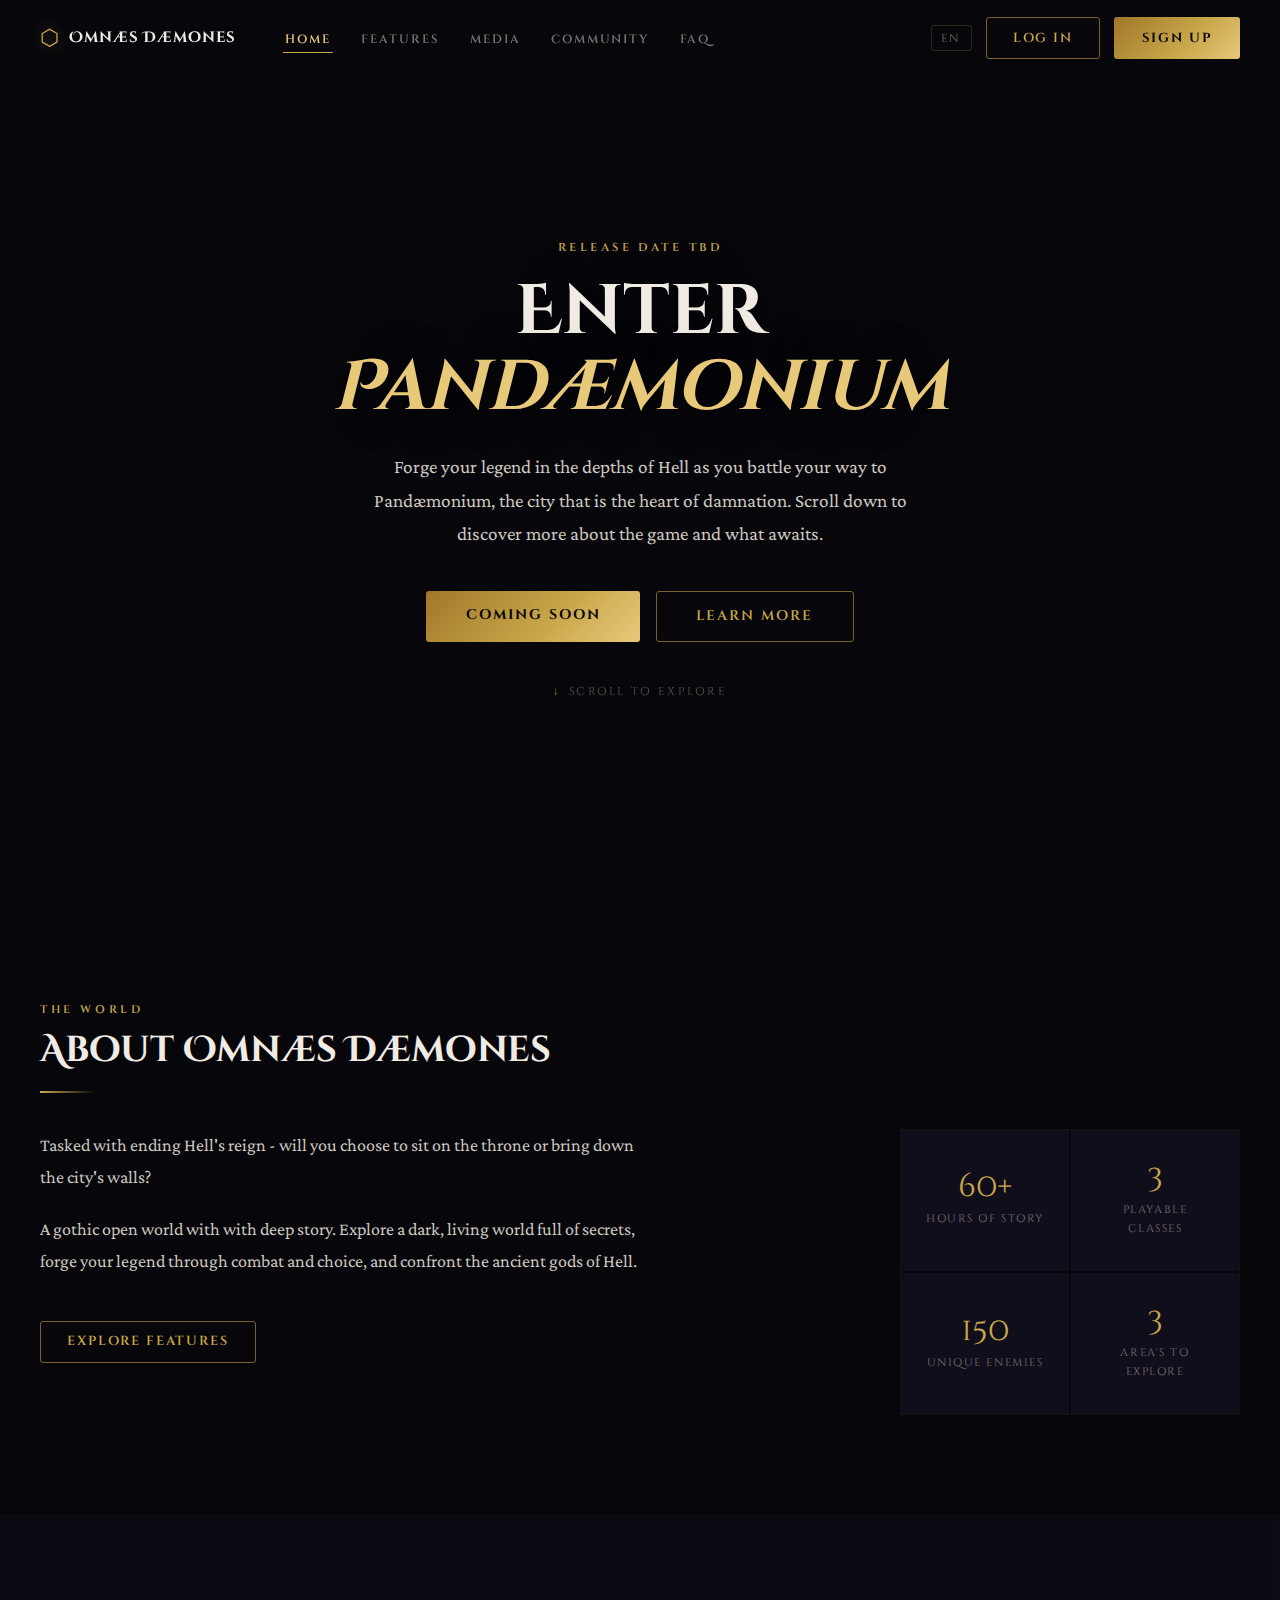
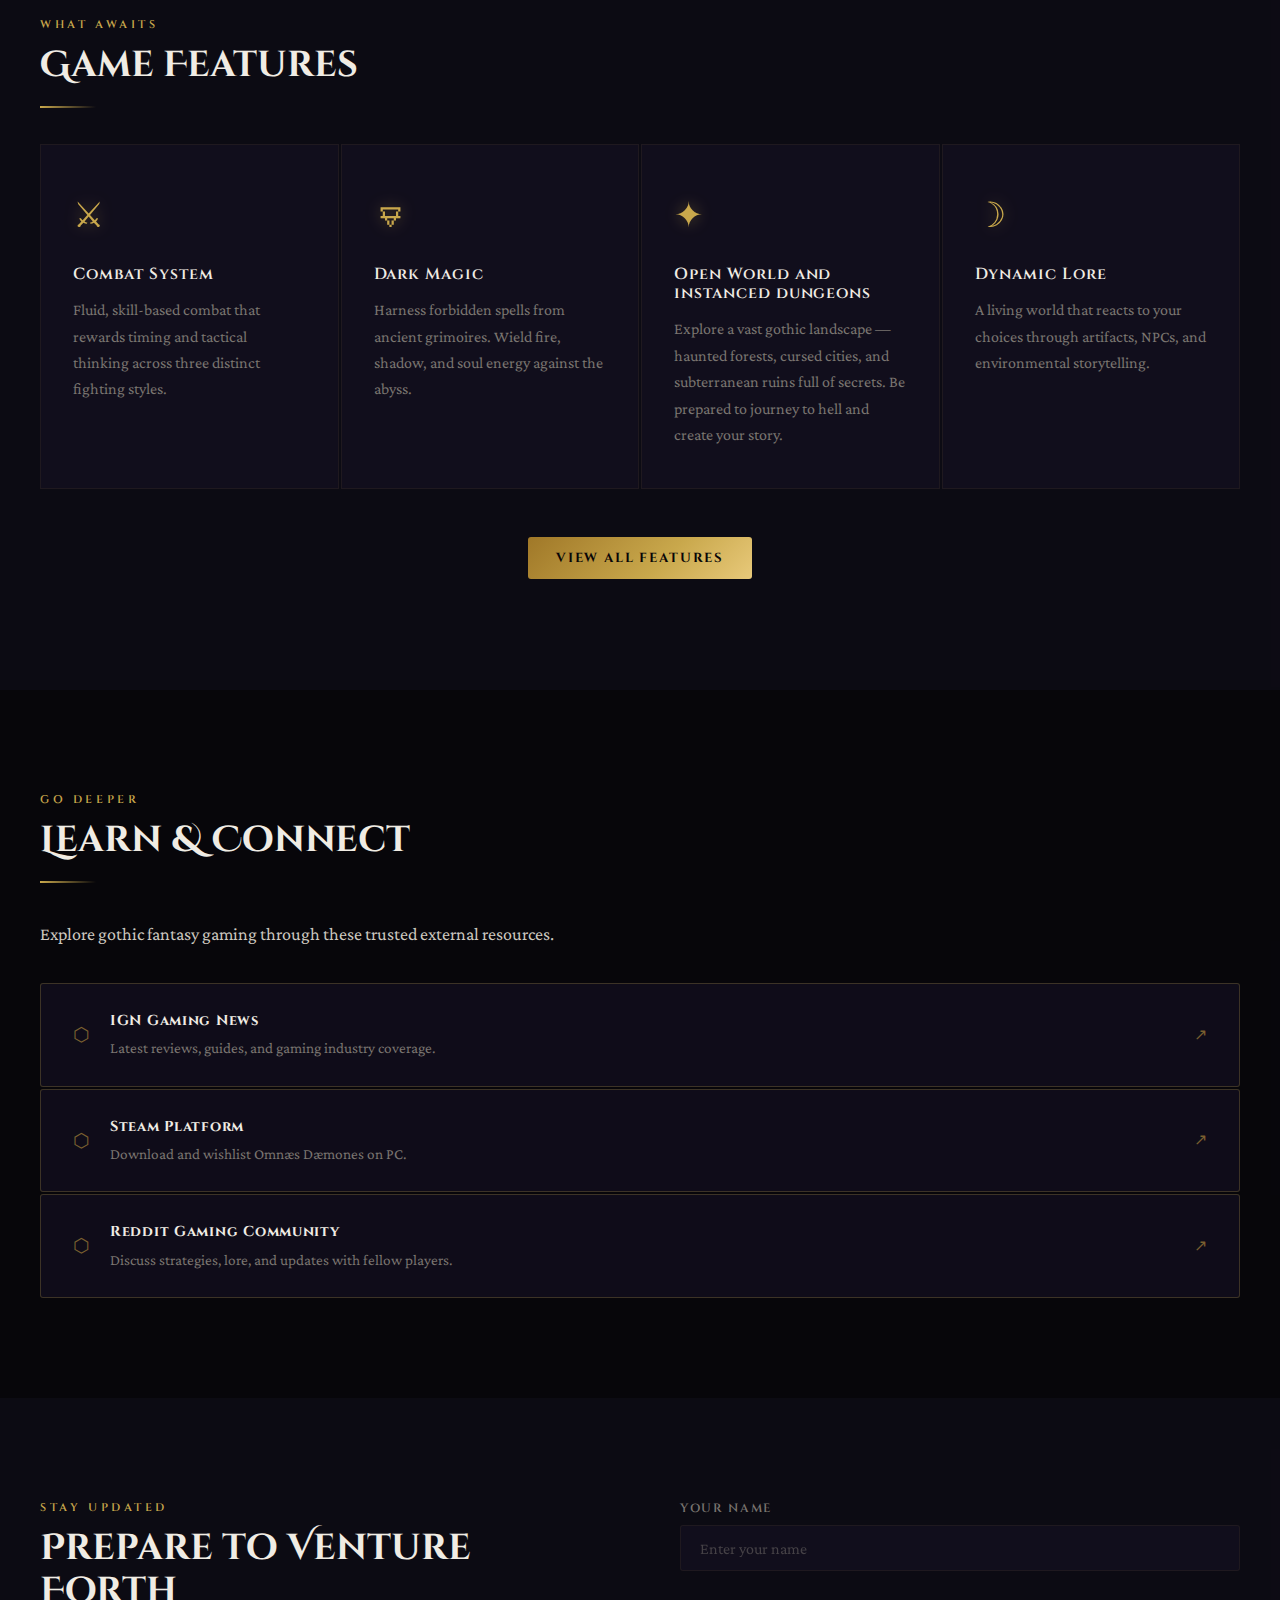
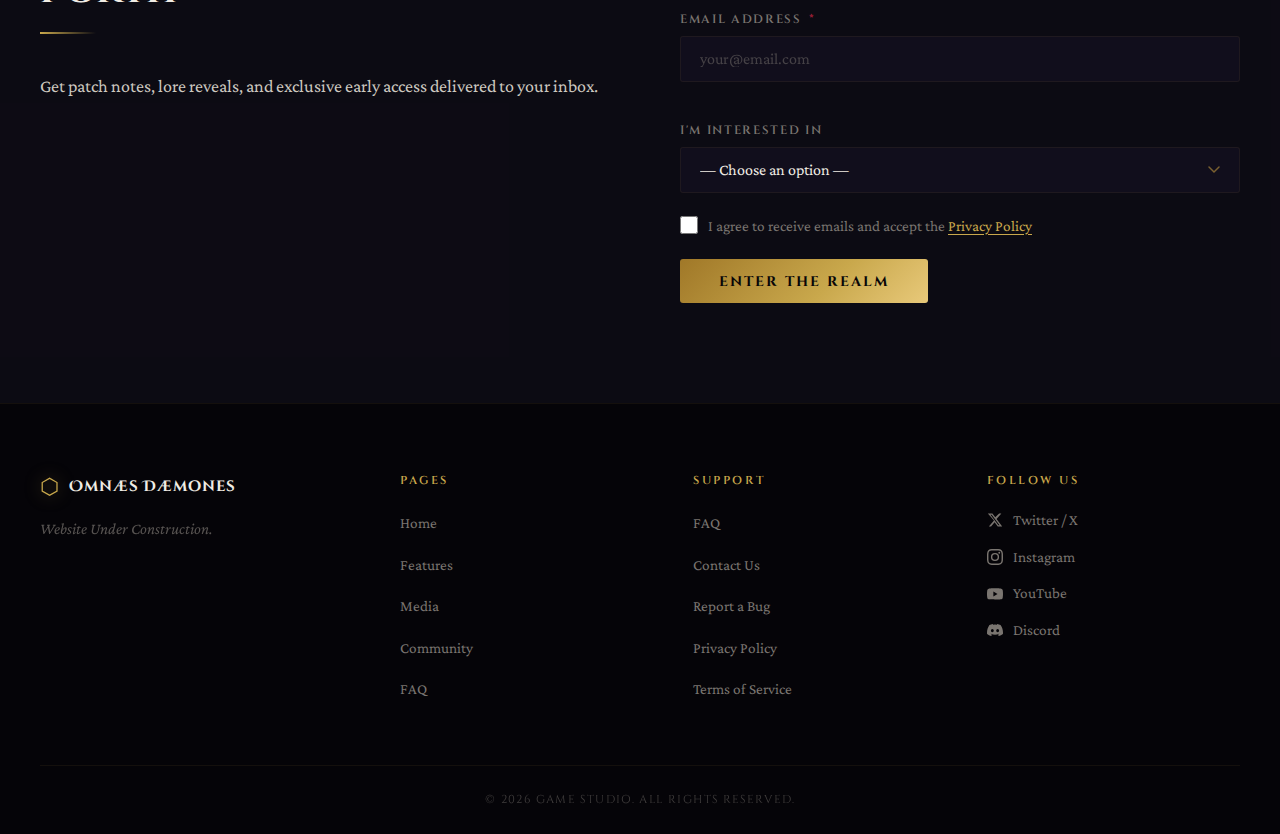
<file: index.html>
<!DOCTYPE html>
<html lang="en">
<head>
  <meta charset="UTF-8">
  <meta name="viewport" content="width=device-width, initial-scale=1.0">
  <meta name="description" content="Omnæs Dæmones — A gothic fantasy action RPG. Explore a dark open world, forge your legend, and battle ancient gods. Play now on PC.">
  <title>Omnæs Dæmones — Trespass Pandæmonium</title>
  <link rel="stylesheet" href="style.css">
  <link rel="preconnect" href="https://fonts.googleapis.com">
  <link rel="preconnect" href="https://fonts.gstatic.com" crossorigin>
  <link href="https://fonts.googleapis.com/css2?family=Cinzel+Decorative:wght@400;700;900&family=Cinzel:wght@400;600;700&family=Crimson+Pro:ital,wght@0,300;0,400;0,600;1,300;1,400&display=swap" rel="stylesheet">
</head>
<body>

  <!-- ===== HEADER ===== -->
  <header id="site-header">
    <div class="header-inner">
      <a href="index.html" class="logo" aria-label="Omnæs Dæmones — Return to home">
        <span class="logo-emblem" aria-hidden="true">⬡</span>
        <span class="logo-text">Omnæs Dæmones</span>
      </a>

      <nav class="main-nav" aria-label="Main navigation">
        <ul>
          <li><a href="index.html" class="nav-link active">Home</a></li>
          <li><a href="features.html" class="nav-link">Features</a></li>
          <li><a href="media.html" class="nav-link">Media</a></li>
          <li><a href="community.html" class="nav-link">Community</a></li>
          <li><a href="faq.html" class="nav-link">FAQ</a></li>
        </ul>
      </nav>

      <div class="header-controls">
        <label for="lang-desktop" class="sr-only">Select Language</label>
        <select id="lang-desktop" class="lang-select" aria-label="Select language">
          <option value="en">EN</option>
          <option value="es">ES</option>
          <option value="fr">FR</option>
          <option value="de">DE</option>
        </select>
        <a href="login.html" class="btn-ghost">Log In</a>
        <a href="signup.html" class="btn-primary">Sign Up</a>
      </div>

      <button class="mobile-menu-btn" id="mobile-menu-btn"
        aria-label="Open navigation menu"
        aria-expanded="false"
        aria-controls="mobile-nav">
        <span></span><span></span><span></span>
      </button>
    </div>

    <!-- Mobile drawer -->
    <nav class="mobile-nav" id="mobile-nav" aria-label="Mobile navigation" aria-hidden="true">
      <ul>
        <li><a href="index.html">Home</a></li>
        <li><a href="features.html">Features</a></li>
        <li><a href="media.html">Media</a></li>
        <li><a href="community.html">Community</a></li>
        <li><a href="faq.html">FAQ</a></li>
      </ul>
      <div class="mobile-controls">
        <label for="lang-mobile" class="sr-only">Select Language</label>
        <select id="lang-mobile" class="lang-select">
          <option value="en">English</option>
          <option value="es">Español</option>
          <option value="fr">Français</option>
          <option value="de">Deutsch</option>
        </select>
        <a href="login.html" class="btn-ghost">Log In</a>
        <a href="signup.html" class="btn-primary">Sign Up</a>
      </div>
    </nav>
  </header>

  <main id="main-content">

    <!-- ===== HERO ===== -->
    <section class="hero" aria-labelledby="hero-heading">
      <div class="hero-overlay" aria-hidden="true"></div>
      <div class="hero-inner">


        <div class="hero-content" data-reveal="right">
          <p class="hero-eyebrow">Release date TBD</p>
          <h1 class="hero-title" id="hero-heading">Enter<br><em>Pandæmonium</em></h1>
          <p class="hero-description">
            Forge your legend in the depths of Hell as you battle your way to Pandæmonium, the city that is the 
            heart of damnation. Scroll down to discover more about the game and what awaits.
          </p>
          <div class="hero-cta">
            <a href="signup.html" class="btn-primary btn-large">Coming Soon</a>
            <a href="features.html" class="btn-ghost btn-large">Learn More</a>
          </div>
          <p class="hero-scroll-hint" aria-hidden="true"><span class="scroll-arrow">↓</span> Scroll to explore</p>
        </div>

      </div>
    </section>

    <!-- ===== ABOUT ===== -->
    <section class="section-block" id="about" aria-labelledby="about-heading">
      <div class="section-inner">
        <p class="section-tag">The World</p>
        <h2 class="section-title" id="about-heading">About Omnæs Dæmones</h2>
        <div class="divider" aria-hidden="true"></div>
        <div class="about-cols">
          <div class="about-text-col">
            <p class="body-text">Tasked with ending Hell's reign - will you choose to sit on the throne or bring down the city's walls?</p>
            <p class="body-text">A gothic open world with with deep story. Explore a dark, living world full of secrets, forge your legend through combat and choice, and confront the ancient gods of Hell.</p>
            <a href="features.html" class="btn-ghost" style="margin-top:1.5rem;display:inline-block;">Explore Features</a>
          </div>
          <div class="about-stats-col">
            <ul class="stat-list" aria-label="Game highlights">
              <li><span class="stat-num">60+</span><span class="stat-label">Hours of Story</span></li>
              <li><span class="stat-num">3</span><span class="stat-label">Playable Classes</span></li>
              <li><span class="stat-num">150</span><span class="stat-label">Unique Enemies</span></li>
              <li><span class="stat-num">3</span><span class="stat-label">Area's to Explore</span></li>
            </ul>
          </div>
        </div>
      </div>
    </section>

    <!-- ===== FEATURES PREVIEW ===== -->
    <section class="section-block features-preview dark-section" id="features" aria-labelledby="features-heading">
      <div class="section-inner">
        <p class="section-tag">What Awaits</p>
        <h2 class="section-title" id="features-heading">Game Features</h2>
        <div class="divider" aria-hidden="true"></div>
        <div class="feature-grid">
          <article class="feature-card">
            <div class="feature-icon" aria-hidden="true">⚔</div>
            <h3 class="feature-name">Combat System</h3>
            <p class="feature-desc">Fluid, skill-based combat that rewards timing and tactical thinking across three distinct fighting styles.</p>
          </article>
          <article class="feature-card">
            <div class="feature-icon" aria-hidden="true">🜃</div>
            <h3 class="feature-name">Dark Magic</h3>
            <p class="feature-desc">Harness forbidden spells from ancient grimoires. Wield fire, shadow, and soul energy against the abyss.</p>
          </article>
          <article class="feature-card">
            <div class="feature-icon" aria-hidden="true">✦</div>
            <h3 class="feature-name">Open World and instanced dungeons</h3>
            <p class="feature-desc">Explore a vast gothic landscape — haunted forests, cursed cities, and subterranean ruins full of secrets. Be prepared to journey to hell and create your story.</p>
          </article>
          <article class="feature-card">
            <div class="feature-icon" aria-hidden="true">☽</div>
            <h3 class="feature-name">Dynamic Lore</h3>
            <p class="feature-desc">A living world that reacts to your choices through artifacts, NPCs, and environmental storytelling.</p>
          </article>
        </div>
        <div class="section-cta"><a href="features.html" class="btn-primary">View All Features</a></div>
      </div>
    </section>

    <!-- ===== EXTERNAL RESOURCES (3 external links) ===== -->
    <section class="section-block" id="resources" aria-labelledby="resources-heading">
      <div class="section-inner">
        <p class="section-tag">Go Deeper</p>
        <h2 class="section-title" id="resources-heading">Learn &amp; Connect</h2>
        <div class="divider" aria-hidden="true"></div>
        <p class="body-text" style="margin-bottom:2rem;">Explore gothic fantasy gaming through these trusted external resources.</p>
        <ul class="resource-list" aria-label="External links and resources">
          <li>
            <a href="https://www.ign.com" target="_blank" rel="noopener noreferrer" class="resource-link" aria-label="IGN gaming news — opens in new tab">
              <span class="resource-icon" aria-hidden="true">⬡</span>
              <span class="resource-body">
                <strong>IGN Gaming News</strong>
                <span class="resource-desc">Latest reviews, guides, and gaming industry coverage.</span>
              </span>
              <span class="ext-icon" aria-label="External link">↗</span>
            </a>
          </li>
          <li>
            <a href="https://store.steampowered.com" target="_blank" rel="noopener noreferrer" class="resource-link" aria-label="Steam game platform — opens in new tab">
              <span class="resource-icon" aria-hidden="true">⬡</span>
              <span class="resource-body">
                <strong>Steam Platform</strong>
                <span class="resource-desc">Download and wishlist Omnæs Dæmones on PC.</span>
              </span>
              <span class="ext-icon" aria-label="External link">↗</span>
            </a>
          </li>
          <li>
            <a href="https://www.reddit.com/r/gaming" target="_blank" rel="noopener noreferrer" class="resource-link" aria-label="Reddit gaming community — opens in new tab">
              <span class="resource-icon" aria-hidden="true">⬡</span>
              <span class="resource-body">
                <strong>Reddit Gaming Community</strong>
                <span class="resource-desc">Discuss strategies, lore, and updates with fellow players.</span>
              </span>
              <span class="ext-icon" aria-label="External link">↗</span>
            </a>
          </li>
        </ul>
      </div>
    </section>

    <!-- ===== NEWSLETTER FORM ===== -->
    <section class="section-block dark-section newsletter-section" id="newsletter" aria-labelledby="newsletter-heading">
      <div class="section-inner newsletter-inner">
        <div class="newsletter-text">
          <p class="section-tag">Stay Updated</p>
          <h2 class="section-title" id="newsletter-heading">Prepare to Venture Forth</h2>
          <div class="divider" aria-hidden="true"></div>
          <p class="body-text">Get patch notes, lore reveals, and exclusive early access delivered to your inbox.</p>
        </div>
        <form class="newsletter-form" id="newsletter-form" novalidate aria-label="Newsletter signup">
          <div class="form-group">
            <label for="nl-name" class="form-label">Your Name</label>
            <input type="text" id="nl-name" name="name" class="form-input"
              placeholder="Enter your name" autocomplete="name"
              aria-required="true" aria-describedby="nl-name-error">
            <span class="field-error" id="nl-name-error" role="alert" aria-live="polite"></span>
          </div>
          <div class="form-group">
            <label for="nl-email" class="form-label">Email Address <span class="req-mark" aria-label="required">*</span></label>
            <input type="email" id="nl-email" name="email" class="form-input"
              placeholder="your@email.com" autocomplete="email"
              aria-required="true" aria-describedby="nl-email-error" required>
            <span class="field-error" id="nl-email-error" role="alert" aria-live="polite"></span>
          </div>
          <div class="form-group">
            <label for="nl-interest" class="form-label">I'm interested in</label>
            <select id="nl-interest" name="interest" class="form-input form-select">
              <option value="">— Choose an option —</option>
              <option value="updates">Game Updates</option>
              <option value="lore">Lore &amp; Story</option>
              <option value="events">Community Events</option>
              <option value="all">Everything</option>
            </select>
          </div>
          <div class="form-group form-check-group">
            <input type="checkbox" id="nl-consent" name="consent" class="form-checkbox"
              aria-required="true" aria-describedby="nl-consent-error">
            <label for="nl-consent" class="check-label">
              I agree to receive emails and accept the <a href="#">Privacy Policy</a>
            </label>
            <span class="field-error" id="nl-consent-error" role="alert" aria-live="polite"></span>
          </div>
          <div class="form-success" id="form-success" role="status" aria-live="polite" hidden>
            ✓ You've joined the Dark Order. Watch your inbox.
          </div>
          <button type="submit" class="btn-primary btn-large form-submit">Enter the Realm</button>
        </form>
      </div>
    </section>

  </main>

  <!-- ===== FOOTER ===== -->
  <footer id="site-footer" aria-label="Site footer">
    <div class="footer-inner">
      <div class="footer-brand">
        <a href="index.html" class="logo" aria-label="Omnæs Dæmones home">
          <span class="logo-emblem" aria-hidden="true">⬡</span>
          <span class="logo-text">Omnæs Dæmones</span>
        </a>
        <p class="footer-tagline">Website Under Construction.</p>
      </div>

      <nav class="footer-nav" aria-label="Footer navigation">
        <div class="footer-col">
          <h4 class="footer-heading">Pages</h4>
          <ul>
            <li><a href="index.html">Home</a></li>
            <li><a href="features.html">Features</a></li>
            <li><a href="media.html">Media</a></li>
            <li><a href="community.html">Community</a></li>
            <li><a href="faq.html">FAQ</a></li>
          </ul>
        </div>
        <div class="footer-col">
          <h4 class="footer-heading">Support</h4>
          <ul>
            <li><a href="faq.html">FAQ</a></li>
            <li><a href="#">Contact Us</a></li>
            <li><a href="#">Report a Bug</a></li>
            <li><a href="#">Privacy Policy</a></li>
            <li><a href="#">Terms of Service</a></li>
          </ul>
        </div>
        <div class="footer-col">
          <h4 class="footer-heading">Follow Us</h4>
          <ul class="social-list" aria-label="Social media links">
            <li>
              <a href="https://twitter.com" target="_blank" rel="noopener noreferrer" class="social-link" aria-label="Twitter — opens in new tab">
                <svg class="social-icon" viewBox="0 0 24 24" aria-hidden="true"><path d="M18.244 2.25h3.308l-7.227 8.26 8.502 11.24H16.17l-4.714-6.231-5.401 6.231H2.744l7.737-8.835L1.254 2.25H8.08l4.259 5.63L18.244 2.25zm-1.161 17.52h1.833L7.084 4.126H5.117L17.083 19.77z"/></svg>
                Twitter / X
              </a>
            </li>
            <li>
              <a href="https://instagram.com" target="_blank" rel="noopener noreferrer" class="social-link" aria-label="Instagram — opens in new tab">
                <svg class="social-icon" viewBox="0 0 24 24" aria-hidden="true"><path d="M12 2.163c3.204 0 3.584.012 4.85.07 3.252.148 4.771 1.691 4.919 4.919.058 1.265.069 1.645.069 4.849 0 3.205-.012 3.584-.069 4.849-.149 3.225-1.664 4.771-4.919 4.919-1.266.058-1.644.07-4.85.07-3.204 0-3.584-.012-4.849-.07-3.26-.149-4.771-1.699-4.919-4.92-.058-1.265-.07-1.644-.07-4.849 0-3.204.013-3.583.07-4.849.149-3.227 1.664-4.771 4.919-4.919 1.266-.057 1.645-.069 4.849-.069zM12 0C8.741 0 8.333.014 7.053.072 2.695.272.273 2.69.073 7.052.014 8.333 0 8.741 0 12c0 3.259.014 3.668.072 4.948.2 4.358 2.618 6.78 6.98 6.98C8.333 23.986 8.741 24 12 24c3.259 0 3.668-.014 4.948-.072 4.354-.2 6.782-2.618 6.979-6.98.059-1.28.073-1.689.073-4.948 0-3.259-.014-3.667-.072-4.947-.196-4.354-2.617-6.78-6.979-6.98C15.668.014 15.259 0 12 0zm0 5.838a6.162 6.162 0 100 12.324 6.162 6.162 0 000-12.324zM12 16a4 4 0 110-8 4 4 0 010 8zm6.406-11.845a1.44 1.44 0 100 2.881 1.44 1.44 0 000-2.881z"/></svg>
                Instagram
              </a>
            </li>
            <li>
              <a href="https://youtube.com" target="_blank" rel="noopener noreferrer" class="social-link" aria-label="YouTube — opens in new tab">
                <svg class="social-icon" viewBox="0 0 24 24" aria-hidden="true"><path d="M23.498 6.186a3.016 3.016 0 00-2.122-2.136C19.505 3.545 12 3.545 12 3.545s-7.505 0-9.377.505A3.017 3.017 0 00.502 6.186C0 8.07 0 12 0 12s0 3.93.502 5.814a3.016 3.016 0 002.122 2.136c1.871.505 9.376.505 9.376.505s7.505 0 9.377-.505a3.015 3.015 0 002.122-2.136C24 15.93 24 12 24 12s0-3.93-.502-5.814zM9.545 15.568V8.432L15.818 12l-6.273 3.568z"/></svg>
                YouTube
              </a>
            </li>
            <li>
              <a href="https://discord.com" target="_blank" rel="noopener noreferrer" class="social-link" aria-label="Discord — opens in new tab">
                <svg class="social-icon" viewBox="0 0 24 24" aria-hidden="true"><path d="M20.317 4.37a19.791 19.791 0 00-4.885-1.515.074.074 0 00-.079.037c-.21.375-.444.864-.608 1.25a18.27 18.27 0 00-5.487 0 12.64 12.64 0 00-.617-1.25.077.077 0 00-.079-.037A19.736 19.736 0 003.677 4.37a.07.07 0 00-.032.027C.533 9.046-.32 13.58.099 18.057a.082.082 0 00.031.057 19.9 19.9 0 005.993 3.03.078.078 0 00.084-.028 14.09 14.09 0 001.226-1.994.076.076 0 00-.041-.106 13.107 13.107 0 01-1.872-.892.077.077 0 01-.008-.128 10.2 10.2 0 00.372-.292.074.074 0 01.077-.01c3.928 1.793 8.18 1.793 12.062 0a.074.074 0 01.078.01c.12.098.246.198.373.292a.077.077 0 01-.006.127 12.299 12.299 0 01-1.873.892.077.077 0 00-.041.107c.36.698.772 1.362 1.225 1.993a.076.076 0 00.084.028 19.839 19.839 0 006.002-3.03.077.077 0 00.032-.054c.5-5.177-.838-9.674-3.549-13.66a.061.061 0 00-.031-.03zM8.02 15.33c-1.183 0-2.157-1.085-2.157-2.419 0-1.333.956-2.419 2.157-2.419 1.21 0 2.176 1.096 2.157 2.42 0 1.333-.956 2.418-2.157 2.418zm7.975 0c-1.183 0-2.157-1.085-2.157-2.419 0-1.333.955-2.419 2.157-2.419 1.21 0 2.176 1.096 2.157 2.42 0 1.333-.946 2.418-2.157 2.418z"/></svg>
                Discord
              </a>
            </li>
          </ul>
        </div>
      </nav>
    </div>
    <div class="footer-bottom">
      <p>&copy; 2026 Game Studio. All rights reserved.</p>
    </div>
  </footer>

  <script src="script.js"></script>
</body>
</html>
</file>
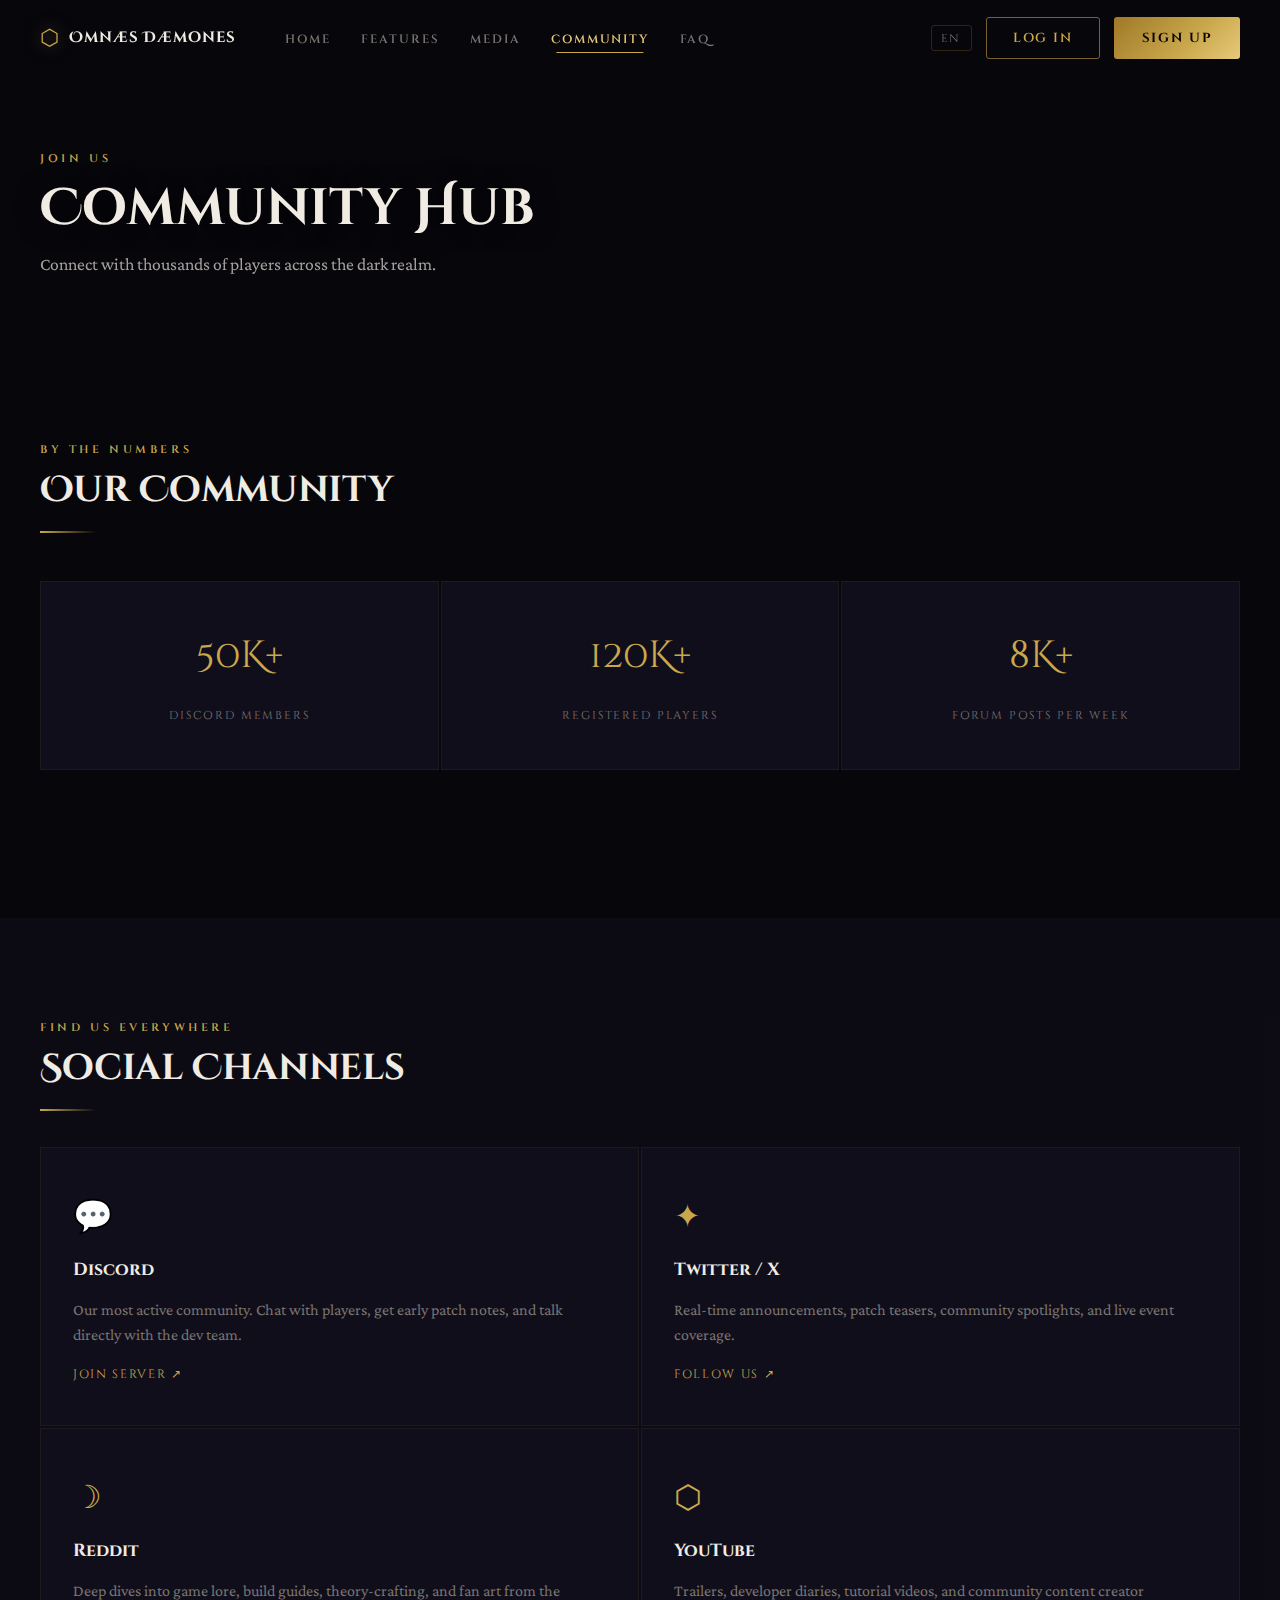
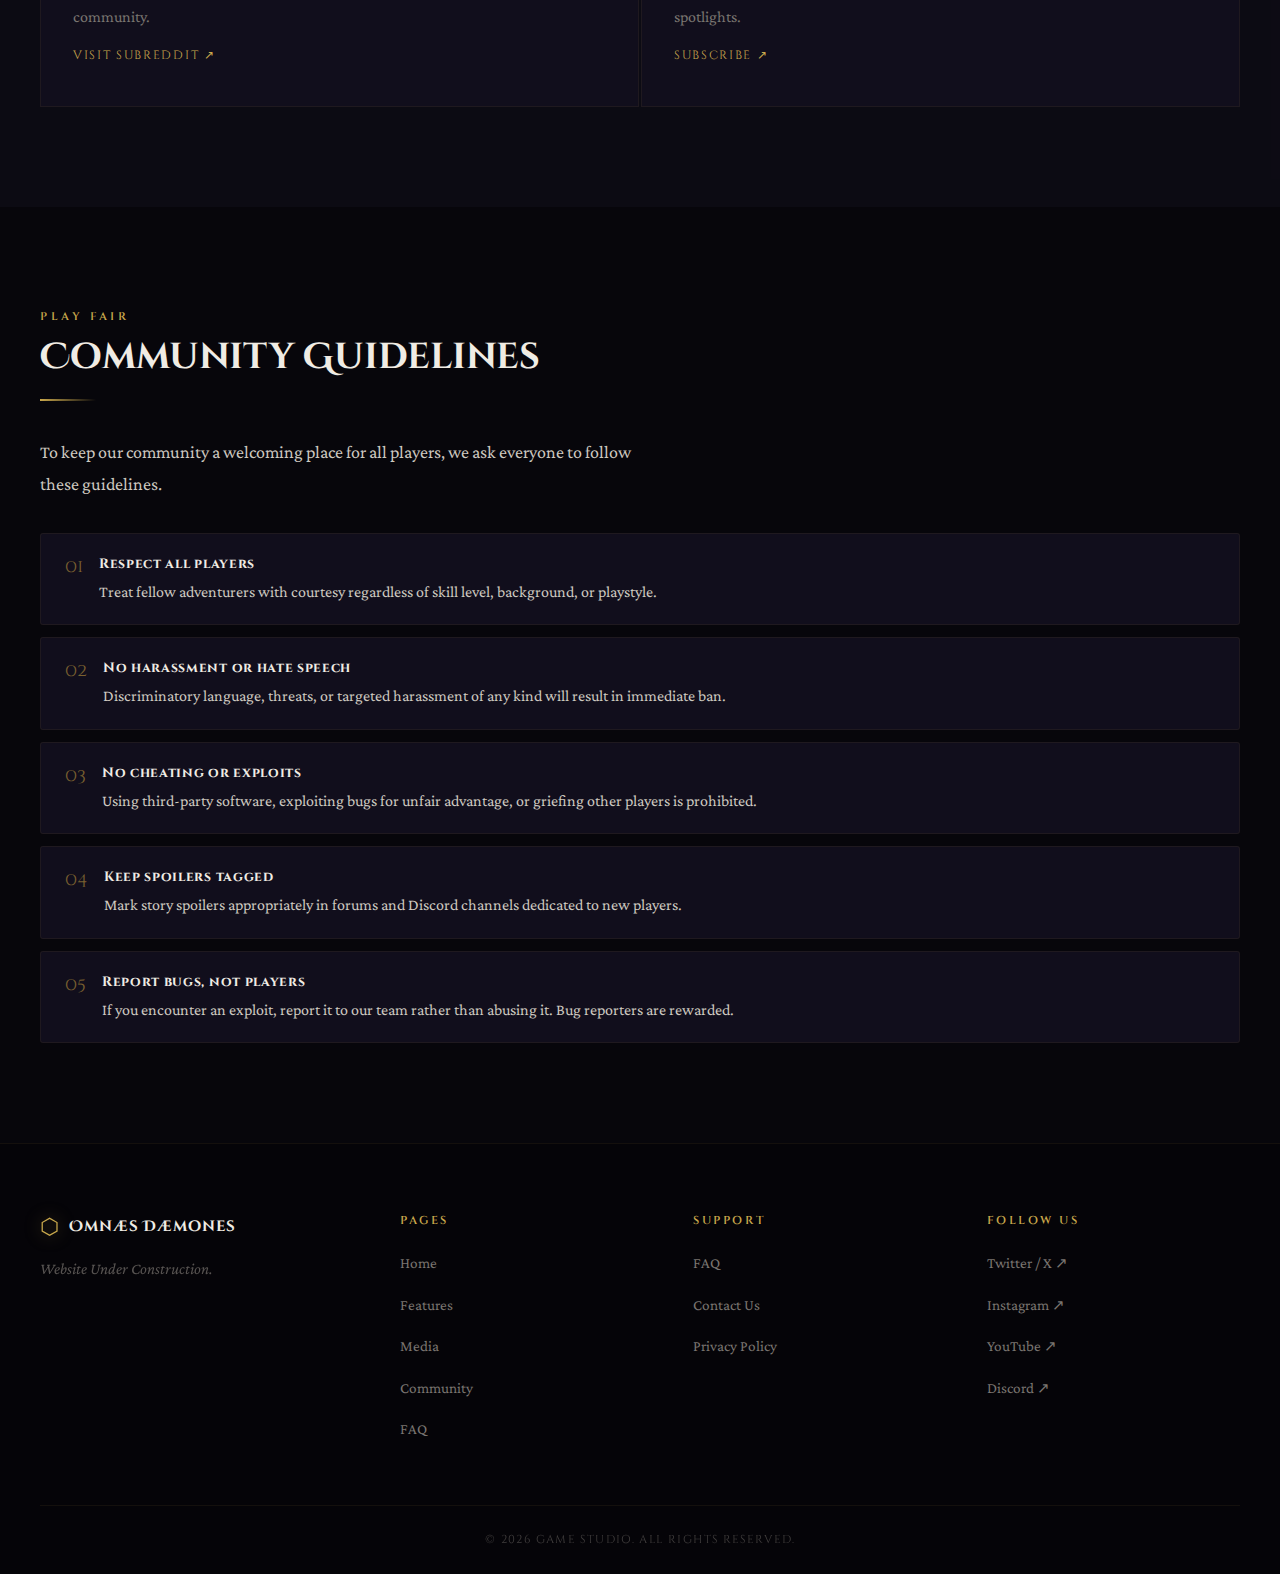
<file: community.html>
<!DOCTYPE html>
<html lang="en">
<head>
  <meta charset="UTF-8">
  <meta name="viewport" content="width=device-width, initial-scale=1.0">
  <meta name="description" content="Omnæs Dæmones Community Hub — join the Discord, follow socials, connect with thousands of dark fantasy RPG players.">
  <title>Community — Omnæs Dæmones</title>
  <link rel="stylesheet" href="style.css">
  <link rel="preconnect" href="https://fonts.googleapis.com">
  <link rel="preconnect" href="https://fonts.gstatic.com" crossorigin>
  <link href="https://fonts.googleapis.com/css2?family=Cinzel+Decorative:wght@400;700;900&family=Cinzel:wght@400;600;700&family=Crimson+Pro:ital,wght@0,300;0,400;0,600;1,300;1,400&display=swap" rel="stylesheet">
  <style>
    .social-cards-grid {
      display: grid;
      grid-template-columns: repeat(2, 1fr);
      gap: 2px;
      margin-top: 2rem;
    }
    .social-card {
      background: var(--color-bg-card);
      border: 1px solid var(--color-border-dim);
      padding: 2.5rem 2rem;
      display: flex;
      flex-direction: column;
      gap: 1rem;
      transition: border-color var(--transition), background var(--transition), transform var(--transition);
      text-decoration: none;
      color: inherit;
    }
    .social-card:hover {
      border-color: var(--color-gold);
      background: var(--color-bg-card2);
      transform: translateY(-4px);
    }
    .social-card-icon {
      font-size: 2rem;
      color: var(--color-gold);
    }
    .social-card h3 {
      font-family: var(--font-heading);
      font-size: 1.1rem;
      color: var(--color-text-bright);
    }
    .social-card p {
      font-size: 1rem;
      color: var(--color-text-dim);
      line-height: 1.6;
    }
    .social-card .card-cta {
      font-family: var(--font-heading);
      font-size: 0.75rem;
      letter-spacing: 0.14em;
      text-transform: uppercase;
      color: var(--color-gold);
      margin-top: auto;
    }
    .community-stats {
      display: grid;
      grid-template-columns: repeat(3, 1fr);
      gap: 2px;
      margin: 3rem 0;
    }
    .comm-stat {
      background: var(--color-bg-card);
      border: 1px solid var(--color-border-dim);
      padding: 2.5rem 2rem;
      text-align: center;
    }
    .comm-stat-num {
      font-family: var(--font-display);
      font-size: 2.4rem;
      color: var(--color-gold);
      display: block;
      margin-bottom: 0.5rem;
    }
    .comm-stat-label {
      font-family: var(--font-heading);
      font-size: 0.72rem;
      letter-spacing: 0.16em;
      text-transform: uppercase;
      color: var(--color-text-dim);
    }
    .guidelines-list {
      display: flex;
      flex-direction: column;
      gap: 12px;
      counter-reset: guideline-counter;
    }
    .guidelines-list li {
      display: flex;
      gap: 16px;
      align-items: flex-start;
      counter-increment: guideline-counter;
      padding: 1.2rem 1.5rem;
      background: var(--color-bg-card);
      border: 1px solid var(--color-border-dim);
      border-radius: var(--radius);
    }
    .guidelines-list li::before {
      content: counter(guideline-counter, decimal-leading-zero);
      font-family: var(--font-display);
      font-size: 1.1rem;
      color: var(--color-gold-dim);
      flex-shrink: 0;
      line-height: 1.6;
    }
    .guidelines-list li p {
      font-size: 1rem;
      line-height: 1.65;
      color: var(--color-text);
    }
    .guidelines-list li strong {
      color: var(--color-text-bright);
      font-family: var(--font-heading);
      font-size: 0.85rem;
      letter-spacing: 0.05em;
      display: block;
      margin-bottom: 2px;
    }
    @media (max-width: 700px) {
      .social-cards-grid { grid-template-columns: 1fr; }
      .community-stats { grid-template-columns: 1fr; }
    }
  </style>
</head>
<body>

  <a href="#main-content" class="skip-link">Skip to main content</a>

  <header id="site-header">
    <div class="header-inner">
      <a href="index.html" class="logo" aria-label="Omnæs Dæmones — Return to home">
        <span class="logo-emblem" aria-hidden="true">⬡</span>
        <span class="logo-text">Omnæs Dæmones</span>
      </a>
      <nav class="main-nav" aria-label="Main navigation">
        <ul>
          <li><a href="index.html" class="nav-link">Home</a></li>
          <li><a href="features.html" class="nav-link">Features</a></li>
          <li><a href="media.html" class="nav-link">Media</a></li>
          <li><a href="community.html" class="nav-link active">Community</a></li>
          <li><a href="faq.html" class="nav-link">FAQ</a></li>
        </ul>
      </nav>
      <div class="header-controls">
        <label for="lang-desktop" class="sr-only">Select Language</label>
        <select id="lang-desktop" class="lang-select" aria-label="Select language">
          <option value="en">EN</option>
          <option value="es">ES</option>
        </select>
        <a href="login.html" class="btn-ghost">Log In</a>
        <a href="signup.html" class="btn-primary">Sign Up</a>
      </div>
      <button class="mobile-menu-btn" id="mobile-menu-btn" aria-label="Open navigation menu" aria-expanded="false" aria-controls="mobile-nav">
        <span></span><span></span><span></span>
      </button>
    </div>
    <nav class="mobile-nav" id="mobile-nav" aria-label="Mobile navigation" aria-hidden="true">
      <ul>
        <li><a href="index.html">Home</a></li>
        <li><a href="features.html">Features</a></li>
        <li><a href="media.html">Media</a></li>
        <li><a href="community.html">Community</a></li>
        <li><a href="faq.html">FAQ</a></li>
      </ul>
      <div class="mobile-controls">
        <label for="lang-mobile" class="sr-only">Select Language</label>
        <select id="lang-mobile" class="lang-select">
          <option value="en">English</option>
          <option value="es">Español</option>
        </select>
        <a href="login.html" class="btn-ghost">Log In</a>
        <a href="signup.html" class="btn-primary">Sign Up</a>
      </div>
    </nav>
  </header>

  <main id="main-content">

    <section class="page-hero" aria-labelledby="community-hero-heading">
      <div class="page-hero-overlay" aria-hidden="true"></div>
      <div class="page-hero-inner">
        <p class="section-tag">Join Us</p>
        <h1 class="page-hero-title" id="community-hero-heading">Community Hub</h1>
        <p class="page-hero-sub">Connect with thousands of players across the dark realm.</p>
      </div>
    </section>

    <section class="section-block" aria-labelledby="community-stats-heading">
      <div class="section-inner">
        <p class="section-tag">By the Numbers</p>
        <h2 class="section-title" id="community-stats-heading">Our Community</h2>
        <div class="divider" aria-hidden="true"></div>
        <div class="community-stats" role="list" aria-label="Community statistics">
          <div class="comm-stat" role="listitem">
            <span class="comm-stat-num">50K+</span>
            <span class="comm-stat-label">Discord Members</span>
          </div>
          <div class="comm-stat" role="listitem">
            <span class="comm-stat-num">120K+</span>
            <span class="comm-stat-label">Registered Players</span>
          </div>
          <div class="comm-stat" role="listitem">
            <span class="comm-stat-num">8K+</span>
            <span class="comm-stat-label">Forum Posts per Week</span>
          </div>
        </div>
      </div>
    </section>

    <section class="section-block dark-section" aria-labelledby="socials-heading">
      <div class="section-inner">
        <p class="section-tag">Find Us Everywhere</p>
        <h2 class="section-title" id="socials-heading">Social Channels</h2>
        <div class="divider" aria-hidden="true"></div>
        <div class="social-cards-grid">
          <a href="https://discord.com" target="_blank" rel="noopener noreferrer" class="social-card" aria-label="Join our Discord server — opens in new tab">
            <div class="social-card-icon" aria-hidden="true">💬</div>
            <h3>Discord</h3>
            <p>Our most active community. Chat with players, get early patch notes, and talk directly with the dev team.</p>
            <span class="card-cta">Join Server ↗</span>
          </a>
          <a href="https://twitter.com" target="_blank" rel="noopener noreferrer" class="social-card" aria-label="Follow us on Twitter — opens in new tab">
            <div class="social-card-icon" aria-hidden="true">✦</div>
            <h3>Twitter / X</h3>
            <p>Real-time announcements, patch teasers, community spotlights, and live event coverage.</p>
            <span class="card-cta">Follow Us ↗</span>
          </a>
          <a href="https://reddit.com/r/gaming" target="_blank" rel="noopener noreferrer" class="social-card" aria-label="Visit our Reddit — opens in new tab">
            <div class="social-card-icon" aria-hidden="true">☽</div>
            <h3>Reddit</h3>
            <p>Deep dives into game lore, build guides, theory-crafting, and fan art from the community.</p>
            <span class="card-cta">Visit Subreddit ↗</span>
          </a>
          <a href="https://www.youtube.com/@trippytreebeard" target="_blank" rel="noopener noreferrer" class="social-card" aria-label="Subscribe on YouTube — opens in new tab">
            <div class="social-card-icon" aria-hidden="true">⬡</div>
            <h3>YouTube</h3>
            <p>Trailers, developer diaries, tutorial videos, and community content creator spotlights.</p>
            <span class="card-cta">Subscribe ↗</span>
          </a>
        </div>
      </div>
    </section>

    <section class="section-block" aria-labelledby="guidelines-heading">
      <div class="section-inner">
        <p class="section-tag">Play Fair</p>
        <h2 class="section-title" id="guidelines-heading">Community Guidelines</h2>
        <div class="divider" aria-hidden="true"></div>
        <p class="body-text" style="margin-bottom:2rem;">To keep our community a welcoming place for all players, we ask everyone to follow these guidelines.</p>
        <ol class="guidelines-list" aria-label="List of community guidelines">
          <li>
            <div>
              <strong>Respect all players</strong>
              <p>Treat fellow adventurers with courtesy regardless of skill level, background, or playstyle.</p>
            </div>
          </li>
          <li>
            <div>
              <strong>No harassment or hate speech</strong>
              <p>Discriminatory language, threats, or targeted harassment of any kind will result in immediate ban.</p>
            </div>
          </li>
          <li>
            <div>
              <strong>No cheating or exploits</strong>
              <p>Using third-party software, exploiting bugs for unfair advantage, or griefing other players is prohibited.</p>
            </div>
          </li>
          <li>
            <div>
              <strong>Keep spoilers tagged</strong>
              <p>Mark story spoilers appropriately in forums and Discord channels dedicated to new players.</p>
            </div>
          </li>
          <li>
            <div>
              <strong>Report bugs, not players</strong>
              <p>If you encounter an exploit, report it to our team rather than abusing it. Bug reporters are rewarded.</p>
            </div>
          </li>
        </ol>
      </div>
    </section>

  </main>

  <footer id="site-footer" aria-label="Site footer">
    <div class="footer-inner">
      <div class="footer-brand">
        <a href="index.html" class="logo" aria-label="Omnæs Dæmones home">
          <span class="logo-emblem" aria-hidden="true">⬡</span>
          <span class="logo-text">Omnæs Dæmones</span>
        </a>
        <p class="footer-tagline">Website Under Construction.</p>
      </div>
      <nav class="footer-nav" aria-label="Footer navigation">
        <div class="footer-col">
          <h3 class="footer-heading">Pages</h3>
          <ul>
            <li><a href="index.html">Home</a></li>
            <li><a href="features.html">Features</a></li>
            <li><a href="media.html">Media</a></li>
            <li><a href="community.html">Community</a></li>
            <li><a href="faq.html">FAQ</a></li>
          </ul>
        </div>
        <div class="footer-col">
          <h3 class="footer-heading">Support</h3>
          <ul>
            <li><a href="faq.html">FAQ</a></li>
            <li><a href="#">Contact Us</a></li>
            <li><a href="#">Privacy Policy</a></li>
          </ul>
        </div>
        <div class="footer-col">
          <h3 class="footer-heading">Follow Us</h3>
          <ul>
            <li><a href="https://twitter.com" target="_blank" rel="noopener noreferrer">Twitter / X ↗</a></li>
            <li><a href="https://instagram.com" target="_blank" rel="noopener noreferrer">Instagram ↗</a></li>
            <li><a href="https://www.youtube.com/@trippytreebeard" target="_blank" rel="noopener noreferrer">YouTube ↗</a></li>
            <li><a href="https://discord.com" target="_blank" rel="noopener noreferrer">Discord ↗</a></li>
          </ul>
        </div>
      </nav>
    </div>
    <div class="footer-bottom">
      <p>&copy; 2026 Game Studio. All rights reserved.</p>
    </div>
  </footer>

  <script src="script.js"></script>
</body>
</html>
</file>
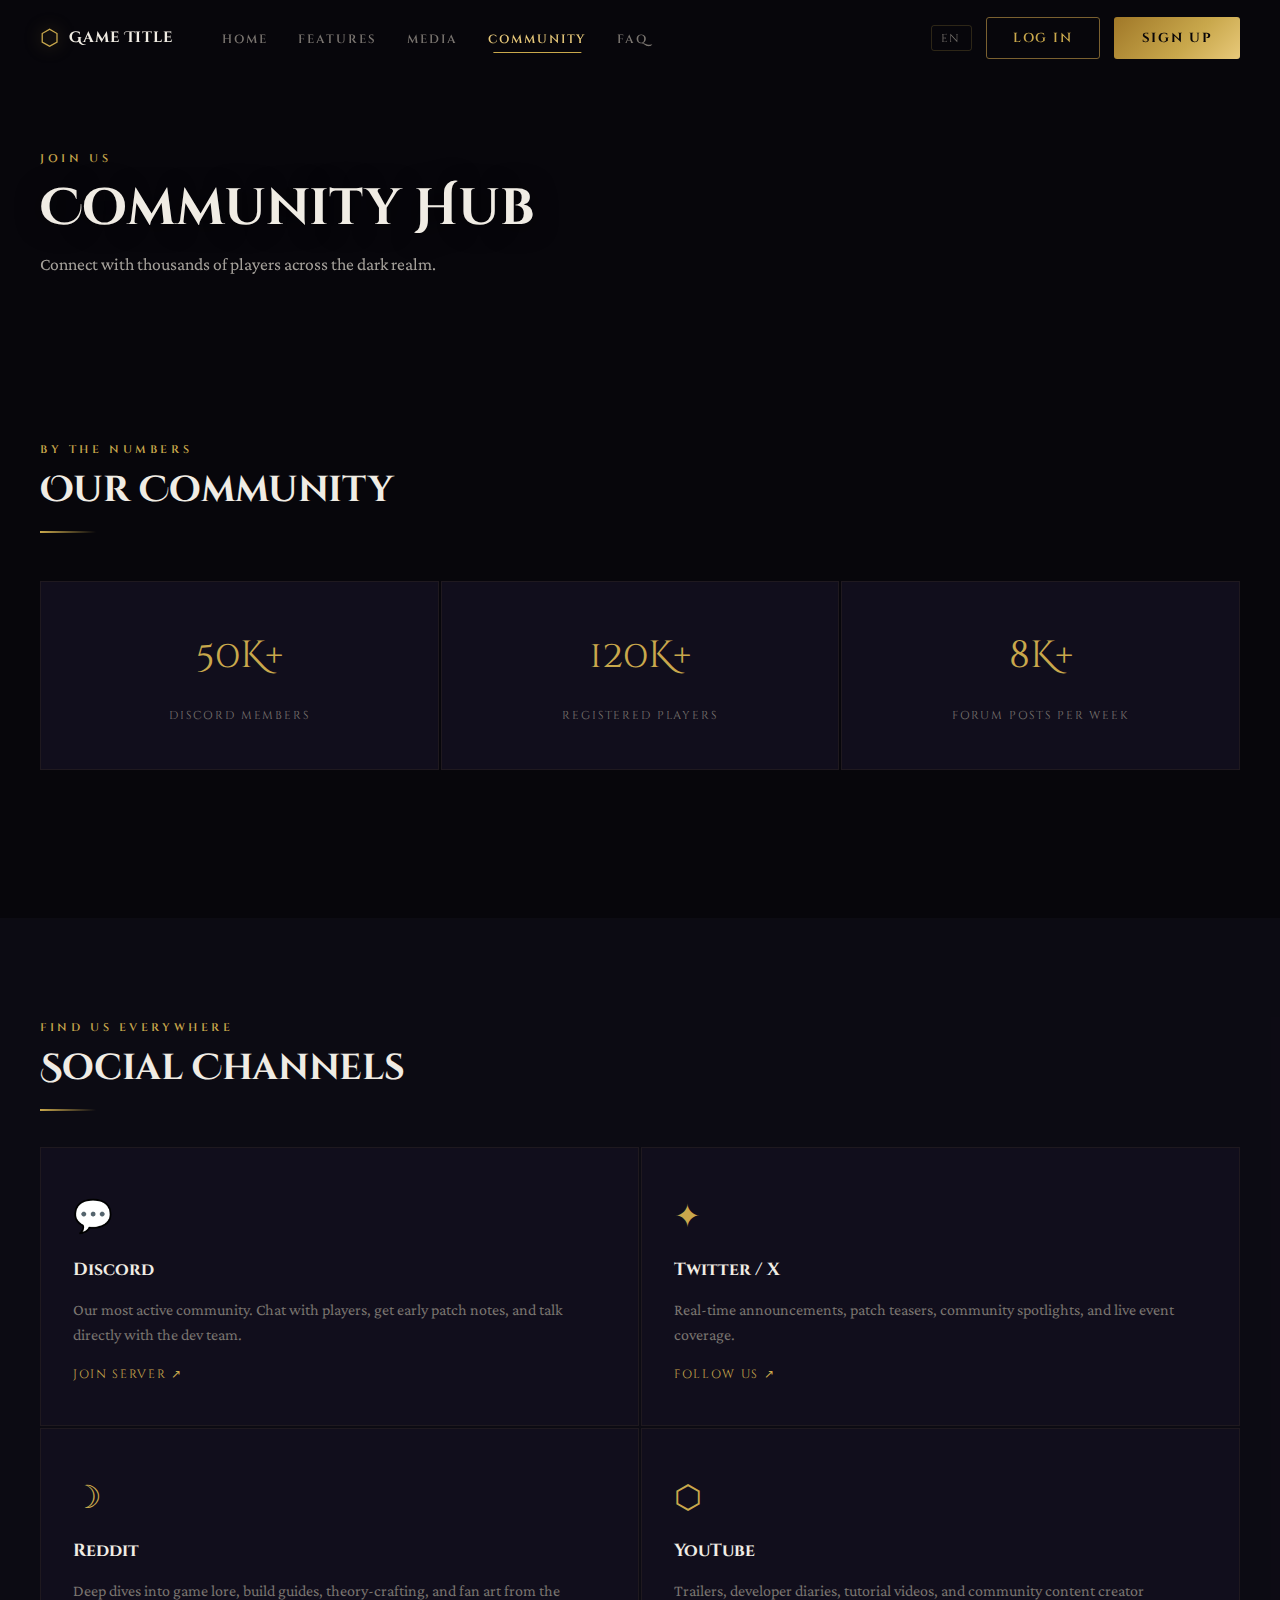
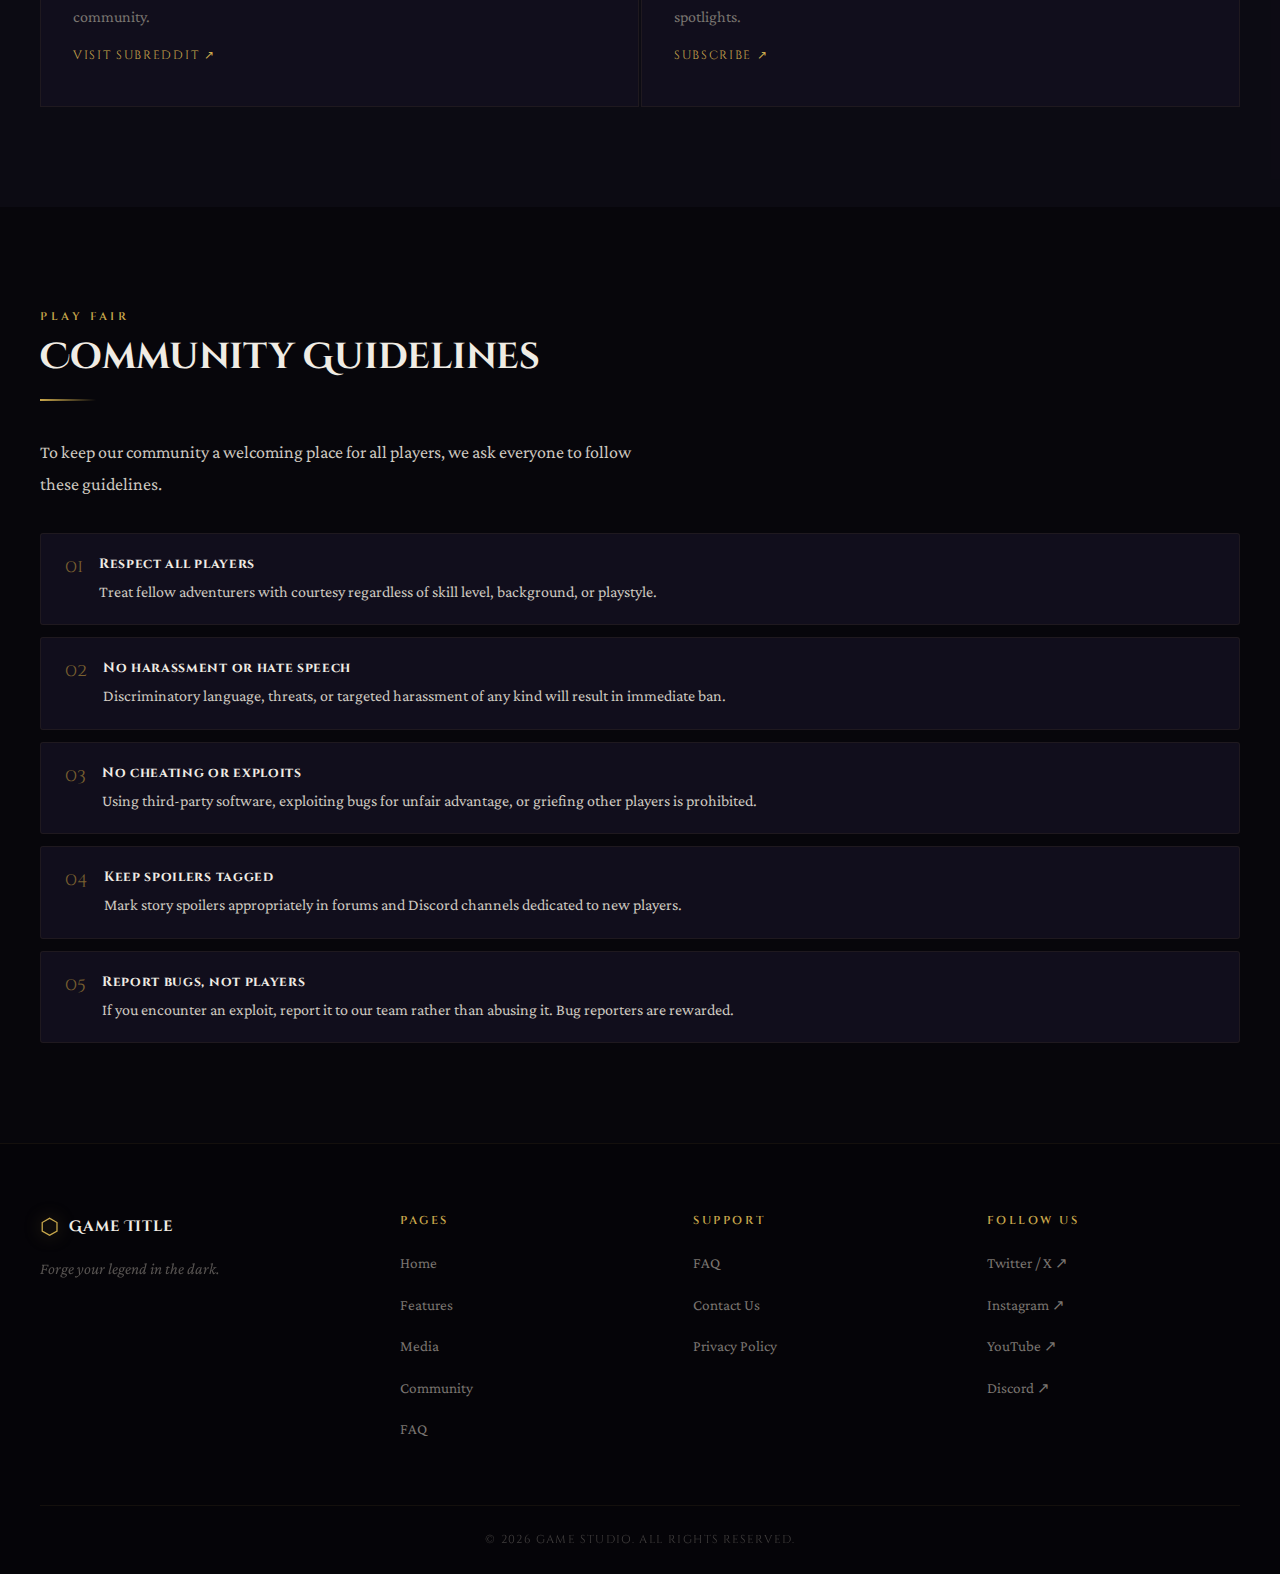
<file: Community.html>
<!DOCTYPE html>
<html lang="en">
<head>
  <meta charset="UTF-8">
  <meta name="viewport" content="width=device-width, initial-scale=1.0">
  <meta name="description" content="Game Title Community Hub — join the Discord, follow socials, connect with thousands of dark fantasy RPG players.">
  <title>Community — Game Title</title>
  <link rel="stylesheet" href="style.css">
  <link rel="preconnect" href="https://fonts.googleapis.com">
  <link rel="preconnect" href="https://fonts.gstatic.com" crossorigin>
  <link href="https://fonts.googleapis.com/css2?family=Cinzel+Decorative:wght@400;700;900&family=Cinzel:wght@400;600;700&family=Crimson+Pro:ital,wght@0,300;0,400;0,600;1,300;1,400&display=swap" rel="stylesheet">
  <style>
    .social-cards-grid {
      display: grid;
      grid-template-columns: repeat(2, 1fr);
      gap: 2px;
      margin-top: 2rem;
    }
    .social-card {
      background: var(--color-bg-card);
      border: 1px solid var(--color-border-dim);
      padding: 2.5rem 2rem;
      display: flex;
      flex-direction: column;
      gap: 1rem;
      transition: border-color var(--transition), background var(--transition), transform var(--transition);
      text-decoration: none;
      color: inherit;
    }
    .social-card:hover {
      border-color: var(--color-gold);
      background: var(--color-bg-card2);
      transform: translateY(-4px);
    }
    .social-card-icon {
      font-size: 2rem;
      color: var(--color-gold);
    }
    .social-card h3 {
      font-family: var(--font-heading);
      font-size: 1.1rem;
      color: var(--color-text-bright);
    }
    .social-card p {
      font-size: 1rem;
      color: var(--color-text-dim);
      line-height: 1.6;
    }
    .social-card .card-cta {
      font-family: var(--font-heading);
      font-size: 0.75rem;
      letter-spacing: 0.14em;
      text-transform: uppercase;
      color: var(--color-gold);
      margin-top: auto;
    }
    .community-stats {
      display: grid;
      grid-template-columns: repeat(3, 1fr);
      gap: 2px;
      margin: 3rem 0;
    }
    .comm-stat {
      background: var(--color-bg-card);
      border: 1px solid var(--color-border-dim);
      padding: 2.5rem 2rem;
      text-align: center;
    }
    .comm-stat-num {
      font-family: var(--font-display);
      font-size: 2.4rem;
      color: var(--color-gold);
      display: block;
      margin-bottom: 0.5rem;
    }
    .comm-stat-label {
      font-family: var(--font-heading);
      font-size: 0.72rem;
      letter-spacing: 0.16em;
      text-transform: uppercase;
      color: var(--color-text-dim);
    }
    .guidelines-list {
      display: flex;
      flex-direction: column;
      gap: 12px;
      counter-reset: guideline-counter;
    }
    .guidelines-list li {
      display: flex;
      gap: 16px;
      align-items: flex-start;
      counter-increment: guideline-counter;
      padding: 1.2rem 1.5rem;
      background: var(--color-bg-card);
      border: 1px solid var(--color-border-dim);
      border-radius: var(--radius);
    }
    .guidelines-list li::before {
      content: counter(guideline-counter, decimal-leading-zero);
      font-family: var(--font-display);
      font-size: 1.1rem;
      color: var(--color-gold-dim);
      flex-shrink: 0;
      line-height: 1.6;
    }
    .guidelines-list li p {
      font-size: 1rem;
      line-height: 1.65;
      color: var(--color-text);
    }
    .guidelines-list li strong {
      color: var(--color-text-bright);
      font-family: var(--font-heading);
      font-size: 0.85rem;
      letter-spacing: 0.05em;
      display: block;
      margin-bottom: 2px;
    }
    @media (max-width: 700px) {
      .social-cards-grid { grid-template-columns: 1fr; }
      .community-stats { grid-template-columns: 1fr; }
    }
  </style>
</head>
<body>

  <a href="#main-content" class="skip-link">Skip to main content</a>

  <header id="site-header">
    <div class="header-inner">
      <a href="index.html" class="logo" aria-label="Game Title — Return to home">
        <span class="logo-emblem" aria-hidden="true">⬡</span>
        <span class="logo-text">Game Title</span>
      </a>
      <nav class="main-nav" aria-label="Main navigation">
        <ul>
          <li><a href="index.html" class="nav-link">Home</a></li>
          <li><a href="features.html" class="nav-link">Features</a></li>
          <li><a href="media.html" class="nav-link">Media</a></li>
          <li><a href="community.html" class="nav-link active">Community</a></li>
          <li><a href="faq.html" class="nav-link">FAQ</a></li>
        </ul>
      </nav>
      <div class="header-controls">
        <label for="lang-desktop" class="sr-only">Select Language</label>
        <select id="lang-desktop" class="lang-select" aria-label="Select language">
          <option value="en">EN</option>
          <option value="es">ES</option>
          <option value="fr">FR</option>
          <option value="de">DE</option>
        </select>
        <a href="login.html" class="btn-ghost">Log In</a>
        <a href="signup.html" class="btn-primary">Sign Up</a>
      </div>
      <button class="mobile-menu-btn" id="mobile-menu-btn" aria-label="Open navigation menu" aria-expanded="false" aria-controls="mobile-nav">
        <span></span><span></span><span></span>
      </button>
    </div>
    <nav class="mobile-nav" id="mobile-nav" aria-label="Mobile navigation" aria-hidden="true">
      <ul>
        <li><a href="index.html">Home</a></li>
        <li><a href="features.html">Features</a></li>
        <li><a href="media.html">Media</a></li>
        <li><a href="community.html">Community</a></li>
        <li><a href="faq.html">FAQ</a></li>
      </ul>
      <div class="mobile-controls">
        <label for="lang-mobile" class="sr-only">Select Language</label>
        <select id="lang-mobile" class="lang-select">
          <option value="en">English</option>
          <option value="es">Español</option>
        </select>
        <a href="login.html" class="btn-ghost">Log In</a>
        <a href="signup.html" class="btn-primary">Sign Up</a>
      </div>
    </nav>
  </header>

  <main id="main-content">

    <section class="page-hero" aria-labelledby="community-hero-heading">
      <div class="page-hero-overlay" aria-hidden="true"></div>
      <div class="page-hero-inner">
        <p class="section-tag">Join Us</p>
        <h1 class="page-hero-title" id="community-hero-heading">Community Hub</h1>
        <p class="page-hero-sub">Connect with thousands of players across the dark realm.</p>
      </div>
    </section>

    <!-- Community stats -->
    <section class="section-block" aria-labelledby="community-stats-heading">
      <div class="section-inner">
        <p class="section-tag">By the Numbers</p>
        <h2 class="section-title" id="community-stats-heading">Our Community</h2>
        <div class="divider" aria-hidden="true"></div>
        <div class="community-stats" role="list" aria-label="Community statistics">
          <div class="comm-stat" role="listitem">
            <span class="comm-stat-num">50K+</span>
            <span class="comm-stat-label">Discord Members</span>
          </div>
          <div class="comm-stat" role="listitem">
            <span class="comm-stat-num">120K+</span>
            <span class="comm-stat-label">Registered Players</span>
          </div>
          <div class="comm-stat" role="listitem">
            <span class="comm-stat-num">8K+</span>
            <span class="comm-stat-label">Forum Posts per Week</span>
          </div>
        </div>
      </div>
    </section>

    <!-- Social channels -->
    <section class="section-block dark-section" aria-labelledby="socials-heading">
      <div class="section-inner">
        <p class="section-tag">Find Us Everywhere</p>
        <h2 class="section-title" id="socials-heading">Social Channels</h2>
        <div class="divider" aria-hidden="true"></div>
        <div class="social-cards-grid">
          <a href="https://discord.com" target="_blank" rel="noopener noreferrer" class="social-card" aria-label="Join our Discord server — opens in new tab">
            <div class="social-card-icon" aria-hidden="true">💬</div>
            <h3>Discord</h3>
            <p>Our most active community. Chat with players, get early patch notes, and talk directly with the dev team.</p>
            <span class="card-cta">Join Server ↗</span>
          </a>
          <a href="https://twitter.com" target="_blank" rel="noopener noreferrer" class="social-card" aria-label="Follow us on Twitter — opens in new tab">
            <div class="social-card-icon" aria-hidden="true">✦</div>
            <h3>Twitter / X</h3>
            <p>Real-time announcements, patch teasers, community spotlights, and live event coverage.</p>
            <span class="card-cta">Follow Us ↗</span>
          </a>
          <a href="https://reddit.com/r/gaming" target="_blank" rel="noopener noreferrer" class="social-card" aria-label="Visit our Reddit — opens in new tab">
            <div class="social-card-icon" aria-hidden="true">☽</div>
            <h3>Reddit</h3>
            <p>Deep dives into game lore, build guides, theory-crafting, and fan art from the community.</p>
            <span class="card-cta">Visit Subreddit ↗</span>
          </a>
          <a href="https://youtube.com" target="_blank" rel="noopener noreferrer" class="social-card" aria-label="Subscribe on YouTube — opens in new tab">
            <div class="social-card-icon" aria-hidden="true">⬡</div>
            <h3>YouTube</h3>
            <p>Trailers, developer diaries, tutorial videos, and community content creator spotlights.</p>
            <span class="card-cta">Subscribe ↗</span>
          </a>
        </div>
      </div>
    </section>

    <!-- Community guidelines (ordered list) -->
    <section class="section-block" aria-labelledby="guidelines-heading">
      <div class="section-inner">
        <p class="section-tag">Play Fair</p>
        <h2 class="section-title" id="guidelines-heading">Community Guidelines</h2>
        <div class="divider" aria-hidden="true"></div>
        <p class="body-text" style="margin-bottom:2rem;">To keep our community a welcoming place for all players, we ask everyone to follow these guidelines.</p>
        <ol class="guidelines-list" aria-label="List of community guidelines">
          <li>
            <div>
              <strong>Respect all players</strong>
              <p>Treat fellow adventurers with courtesy regardless of skill level, background, or playstyle.</p>
            </div>
          </li>
          <li>
            <div>
              <strong>No harassment or hate speech</strong>
              <p>Discriminatory language, threats, or targeted harassment of any kind will result in immediate ban.</p>
            </div>
          </li>
          <li>
            <div>
              <strong>No cheating or exploits</strong>
              <p>Using third-party software, exploiting bugs for unfair advantage, or griefing other players is prohibited.</p>
            </div>
          </li>
          <li>
            <div>
              <strong>Keep spoilers tagged</strong>
              <p>Mark story spoilers appropriately in forums and Discord channels dedicated to new players.</p>
            </div>
          </li>
          <li>
            <div>
              <strong>Report bugs, not players</strong>
              <p>If you encounter an exploit, report it to our team rather than abusing it. Bug reporters are rewarded.</p>
            </div>
          </li>
        </ol>
      </div>
    </section>

  </main>

  <footer id="site-footer" aria-label="Site footer">
    <div class="footer-inner">
      <div class="footer-brand">
        <a href="index.html" class="logo" aria-label="Game Title home">
          <span class="logo-emblem" aria-hidden="true">⬡</span>
          <span class="logo-text">Game Title</span>
        </a>
        <p class="footer-tagline">Forge your legend in the dark.</p>
      </div>
      <nav class="footer-nav" aria-label="Footer navigation">
        <div class="footer-col">
          <h4 class="footer-heading">Pages</h4>
          <ul>
            <li><a href="index.html">Home</a></li>
            <li><a href="features.html">Features</a></li>
            <li><a href="media.html">Media</a></li>
            <li><a href="community.html">Community</a></li>
            <li><a href="faq.html">FAQ</a></li>
          </ul>
        </div>
        <div class="footer-col">
          <h4 class="footer-heading">Support</h4>
          <ul>
            <li><a href="faq.html">FAQ</a></li>
            <li><a href="#">Contact Us</a></li>
            <li><a href="#">Privacy Policy</a></li>
          </ul>
        </div>
        <div class="footer-col">
          <h4 class="footer-heading">Follow Us</h4>
          <ul>
            <li><a href="https://twitter.com" target="_blank" rel="noopener noreferrer">Twitter / X ↗</a></li>
            <li><a href="https://instagram.com" target="_blank" rel="noopener noreferrer">Instagram ↗</a></li>
            <li><a href="https://youtube.com" target="_blank" rel="noopener noreferrer">YouTube ↗</a></li>
            <li><a href="https://discord.com" target="_blank" rel="noopener noreferrer">Discord ↗</a></li>
          </ul>
        </div>
      </nav>
    </div>
    <div class="footer-bottom">
      <p>&copy; 2026 Game Studio. All rights reserved.</p>
    </div>
  </footer>

  <script src="script.js"></script>
</body>
</html>
</file>
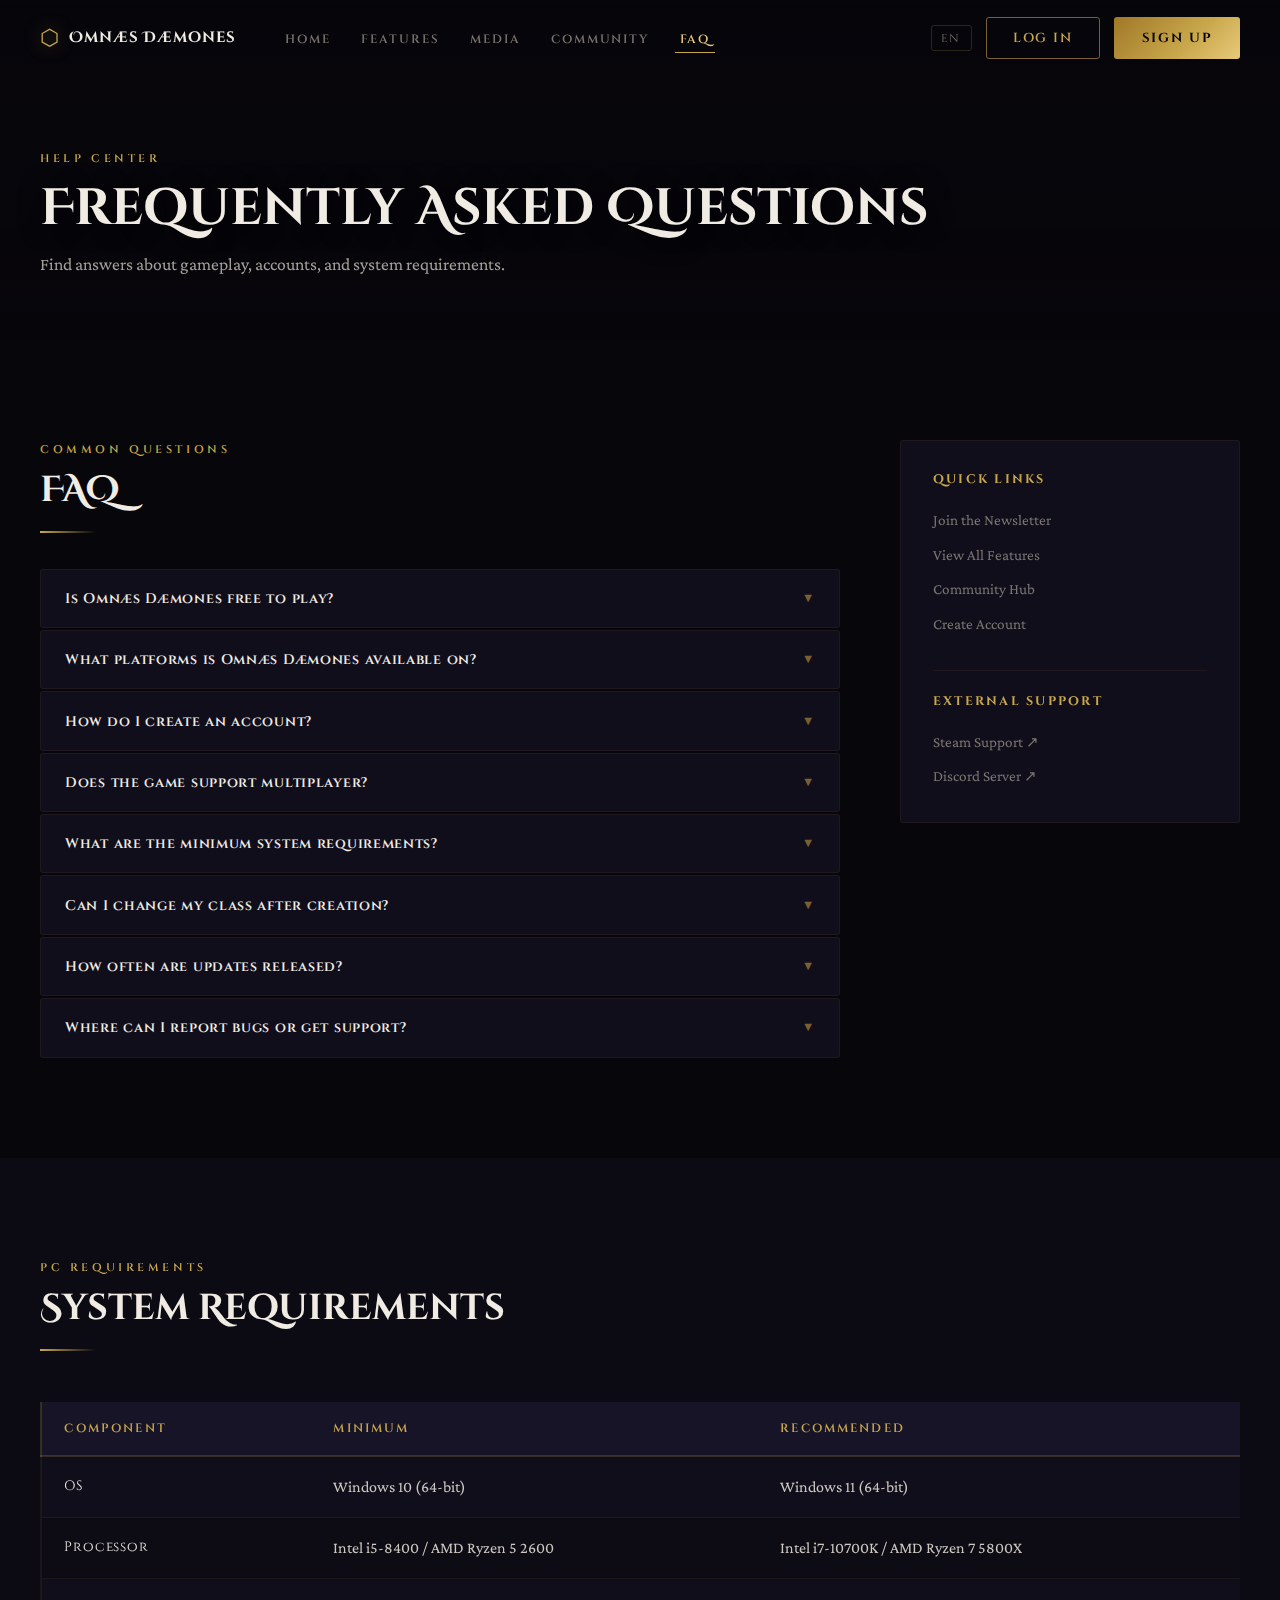
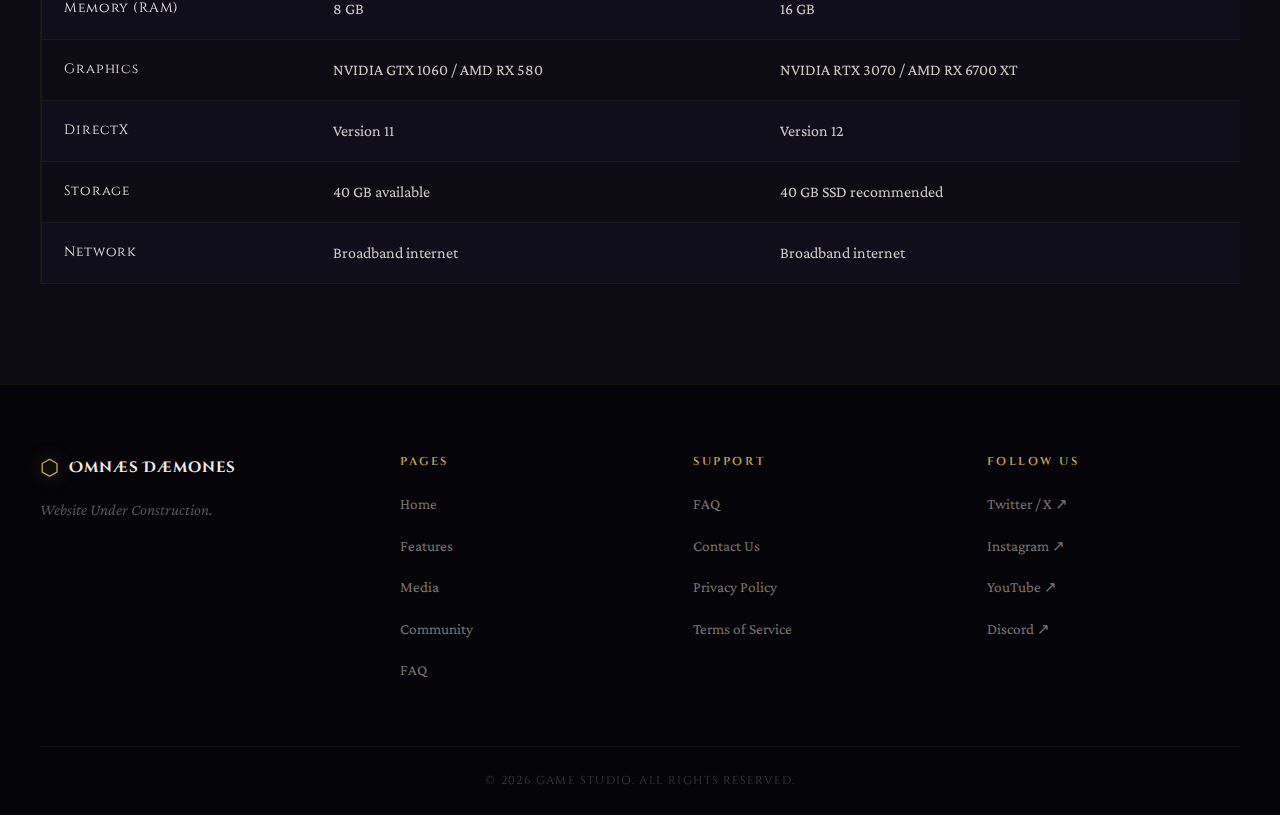
<file: faq.html>
<!DOCTYPE html>
<html lang="en">
<head>
  <meta charset="UTF-8">
  <meta name="viewport" content="width=device-width, initial-scale=1.0">
  <meta name="description" content="Omnæs Dæmones FAQ — Frequently asked questions about gameplay, system requirements, account setup, and more.">
  <title>FAQ — Omnæs Dæmones</title>
  <link rel="stylesheet" href="style.css">
  <link rel="preconnect" href="https://fonts.googleapis.com">
  <link rel="preconnect" href="https://fonts.gstatic.com" crossorigin>
  <link href="https://fonts.googleapis.com/css2?family=Cinzel+Decorative:wght@400;700;900&family=Cinzel:wght@400;600;700&family=Crimson+Pro:ital,wght@0,300;0,400;0,600;1,300;1,400&display=swap" rel="stylesheet">
  <style>
    .faq-grid {
      display: grid;
      grid-template-columns: 1fr 340px;
      gap: 60px;
      align-items: start;
    }
    .faq-list { display: flex; flex-direction: column; gap: 2px; }
    .faq-item {
      border: 1px solid var(--color-border-dim);
      border-radius: var(--radius);
      overflow: visible;
      background: var(--color-bg-card);
      transition: border-color var(--transition);
    }
    .faq-item.open { border-color: var(--color-border); }
    .faq-question {
      display: flex;
      align-items: center;
      justify-content: space-between;
      gap: 16px;
      width: 100%;
      padding: 1.2rem 1.5rem;
      background: none;
      border: none;
      cursor: pointer;
      font-family: var(--font-heading);
      font-size: 0.88rem;
      font-weight: 600;
      letter-spacing: 0.05em;
      color: var(--color-text-bright);
      text-align: left;
      min-height: 46px;
      transition: color var(--transition);
    }
    .faq-question:hover { color: var(--color-gold-light); }
    .faq-item.open .faq-question { color: var(--color-gold-light); }
    .faq-chevron {
      font-size: 0.8rem;
      color: var(--color-gold-dim);
      flex-shrink: 0;
      transition: transform var(--transition);
    }
    .faq-item.open .faq-chevron { transform: rotate(180deg); }
    .faq-answer {
      display: none;
      padding: 0 1.5rem 1.2rem;
      font-size: 1rem;
      line-height: 1.75;
      color: var(--color-text);
    }
    .faq-item.open .faq-answer { display: block; }
    .faq-sidebar {
      position: sticky;
      top: calc(var(--header-h) + 24px);
      background: var(--color-bg-card);
      border: 1px solid var(--color-border-dim);
      border-radius: var(--radius);
      padding: 2rem;
    }
    .faq-sidebar h3 {
      font-family: var(--font-heading);
      font-size: 0.78rem;
      letter-spacing: 0.18em;
      text-transform: uppercase;
      color: var(--color-gold);
      margin-bottom: 1.2rem;
    }
    .faq-sidebar ul { display: flex; flex-direction: column; gap: 8px; }
    .faq-sidebar ul li a {
      font-size: 0.95rem;
      color: var(--color-text-dim);
      transition: color var(--transition), padding-left var(--transition);
      display: block;
    }
    .faq-sidebar ul li a:hover { color: var(--color-gold-light); padding-left: 4px; }
    @media (max-width: 900px) {
      .faq-grid { grid-template-columns: 1fr; }
      .faq-sidebar { position: static; }
    }
  </style>
</head>
<body>

  <a href="#main-content" class="skip-link">Skip to main content</a>

  <header id="site-header">
    <div class="header-inner">
      <a href="index.html" class="logo" aria-label="Omnæs Dæmones — Return to home">
        <span class="logo-emblem" aria-hidden="true">⬡</span>
        <span class="logo-text">Omnæs Dæmones</span>
      </a>
      <nav class="main-nav" aria-label="Main navigation">
        <ul>
          <li><a href="index.html" class="nav-link">Home</a></li>
          <li><a href="features.html" class="nav-link">Features</a></li>
          <li><a href="media.html" class="nav-link">Media</a></li>
          <li><a href="community.html" class="nav-link">Community</a></li>
          <li><a href="faq.html" class="nav-link active">FAQ</a></li>
        </ul>
      </nav>
      <div class="header-controls">
        <label for="lang-desktop" class="sr-only">Select Language</label>
        <select id="lang-desktop" class="lang-select" aria-label="Select language">
          <option value="en">EN</option>
          <option value="es">ES</option>
          <option value="fr">FR</option>
          <option value="de">DE</option>
        </select>
        <a href="login.html" class="btn-ghost">Log In</a>
        <a href="signup.html" class="btn-primary">Sign Up</a>
      </div>
      <button class="mobile-menu-btn" id="mobile-menu-btn" aria-label="Open navigation menu" aria-expanded="false" aria-controls="mobile-nav">
        <span></span><span></span><span></span>
      </button>
    </div>
    <nav class="mobile-nav" id="mobile-nav" aria-label="Mobile navigation" aria-hidden="true">
      <ul>
        <li><a href="index.html">Home</a></li>
        <li><a href="features.html">Features</a></li>
        <li><a href="media.html">Media</a></li>
        <li><a href="community.html">Community</a></li>
        <li><a href="faq.html">FAQ</a></li>
      </ul>
      <div class="mobile-controls">
        <label for="lang-mobile" class="sr-only">Select Language</label>
        <select id="lang-mobile" class="lang-select">
          <option value="en">English</option>
          <option value="es">Español</option>
        </select>
        <a href="login.html" class="btn-ghost">Log In</a>
        <a href="signup.html" class="btn-primary">Sign Up</a>
      </div>
    </nav>
  </header>

  <main id="main-content">

    <section class="page-hero" aria-labelledby="faq-hero-heading">
      <div class="page-hero-overlay" aria-hidden="true"></div>
      <div class="page-hero-inner">
        <p class="section-tag">Help Center</p>
        <h1 class="page-hero-title" id="faq-hero-heading">Frequently Asked Questions</h1>
        <p class="page-hero-sub">Find answers about gameplay, accounts, and system requirements.</p>
      </div>
    </section>

    <section class="section-block" aria-labelledby="faq-list-heading">
      <div class="section-inner">
        <div class="faq-grid">

          <div>
            <p class="section-tag">Common Questions</p>
            <h2 class="section-title" id="faq-list-heading">FAQ</h2>
            <div class="divider" aria-hidden="true"></div>

            <ol class="faq-list" aria-label="Frequently asked questions">
              <li class="faq-item">
                <button class="faq-question" aria-expanded="false" aria-controls="faq-1">
                  Is Omnæs Dæmones free to play?
                  <span class="faq-chevron" aria-hidden="true">▼</span>
                </button>
                <div class="faq-answer" id="faq-1" role="region" aria-label="Answer: Is Omnæs Dæmones free to play?">
                  Yes! The base game is free to play. Premium cosmetic packs and expansion content are available for purchase but never affect gameplay balance.
                </div>
              </li>
              <li class="faq-item">
                <button class="faq-question" aria-expanded="false" aria-controls="faq-2">
                  What platforms is Omnæs Dæmones available on?
                  <span class="faq-chevron" aria-hidden="true">▼</span>
                </button>
                <div class="faq-answer" id="faq-2" role="region">
                  Omnæs Dæmones is currently available on PC (Windows 10/11) via our website and Steam. Console versions for PlayStation 5 and Xbox Series X|S are in development.
                </div>
              </li>
              <li class="faq-item">
                <button class="faq-question" aria-expanded="false" aria-controls="faq-3">
                  How do I create an account?
                  <span class="faq-chevron" aria-hidden="true">▼</span>
                </button>
                <div class="faq-answer" id="faq-3" role="region">
                  Click "Sign Up" in the top navigation. You'll need a valid email address and to create a username. Account creation is free and takes under two minutes.
                </div>
              </li>
              <li class="faq-item">
                <button class="faq-question" aria-expanded="false" aria-controls="faq-4">
                  Does the game support multiplayer?
                  <span class="faq-chevron" aria-hidden="true">▼</span>
                </button>
                <div class="faq-answer" id="faq-4" role="region">
                  Yes. Omnæs Dæmones supports co-op play for up to 4 players and includes optional PvP zones for competitive players. The main story can be completed entirely solo.
                </div>
              </li>
              <li class="faq-item">
                <button class="faq-question" aria-expanded="false" aria-controls="faq-5">
                  What are the minimum system requirements?
                  <span class="faq-chevron" aria-hidden="true">▼</span>
                </button>
                <div class="faq-answer" id="faq-5" role="region">
                  See the System Requirements table below for full details. Minimum specs: Windows 10, Intel i5-8400 or AMD Ryzen 5 2600, 8GB RAM, GTX 1060 or RX 580, 40GB storage.
                </div>
              </li>
              <li class="faq-item">
                <button class="faq-question" aria-expanded="false" aria-controls="faq-6">
                  Can I change my class after creation?
                  <span class="faq-chevron" aria-hidden="true">▼</span>
                </button>
                <div class="faq-answer" id="faq-6" role="region">
                  Class selection is permanent per character, but you can create up to 3 characters per account — one per class. Character slots can be expanded through account settings.
                </div>
              </li>
              <li class="faq-item">
                <button class="faq-question" aria-expanded="false" aria-controls="faq-7">
                  How often are updates released?
                  <span class="faq-chevron" aria-hidden="true">▼</span>
                </button>
                <div class="faq-answer" id="faq-7" role="region">
                  Minor patches are released bi-weekly. Major content updates drop every quarter and include new story chapters, dungeons, and world events. Sign up for our newsletter to stay informed.
                </div>
              </li>
              <li class="faq-item">
                <button class="faq-question" aria-expanded="false" aria-controls="faq-8">
                  Where can I report bugs or get support?
                  <span class="faq-chevron" aria-hidden="true">▼</span>
                </button>
                <div class="faq-answer" id="faq-8" role="region">
                  Use the "Report a Bug" link in the footer, or join our <a href="https://discord.com" target="_blank" rel="noopener noreferrer" style="color:var(--color-gold);text-decoration:underline;">Discord server</a> where the dev team is active daily. Critical issues are addressed within 24–48 hours.
                </div>
              </li>
            </ol>
          </div>

          <aside class="faq-sidebar" aria-label="Quick links and support resources">
            <h3>Quick Links</h3>
            <ul>
              <li><a href="index.html#newsletter">Join the Newsletter</a></li>
              <li><a href="features.html">View All Features</a></li>
              <li><a href="community.html">Community Hub</a></li>
              <li><a href="signup.html">Create Account</a></li>
            </ul>
            <div style="margin-top:2rem; padding-top:1.5rem; border-top:1px solid var(--color-border-dim);">
              <h3>External Support</h3>
              <ul>
                <li><a href="https://store.steampowered.com" target="_blank" rel="noopener noreferrer" aria-label="Steam support — opens in new tab">Steam Support ↗</a></li>
                <li><a href="https://discord.com" target="_blank" rel="noopener noreferrer" aria-label="Discord community — opens in new tab">Discord Server ↗</a></li>
              </ul>
            </div>
          </aside>

        </div>
      </div>
    </section>

    <section class="section-block dark-section" aria-labelledby="sysreq-heading">
      <div class="section-inner">
        <p class="section-tag">PC Requirements</p>
        <h2 class="section-title" id="sysreq-heading">System Requirements</h2>
        <div class="divider" aria-hidden="true"></div>
        <div class="comparison-table-wrap">
          <table class="comparison-table" aria-label="PC system requirements — minimum and recommended">
            <thead>
              <tr>
                <th scope="col">Component</th>
                <th scope="col">Minimum</th>
                <th scope="col">Recommended</th>
              </tr>
            </thead>
            <tbody>
              <tr><td>OS</td><td>Windows 10 (64-bit)</td><td>Windows 11 (64-bit)</td></tr>
              <tr><td>Processor</td><td>Intel i5-8400 / AMD Ryzen 5 2600</td><td>Intel i7-10700K / AMD Ryzen 7 5800X</td></tr>
              <tr><td>Memory (RAM)</td><td>8 GB</td><td>16 GB</td></tr>
              <tr><td>Graphics</td><td>NVIDIA GTX 1060 / AMD RX 580</td><td>NVIDIA RTX 3070 / AMD RX 6700 XT</td></tr>
              <tr><td>DirectX</td><td>Version 11</td><td>Version 12</td></tr>
              <tr><td>Storage</td><td>40 GB available</td><td>40 GB SSD recommended</td></tr>
              <tr><td>Network</td><td>Broadband internet</td><td>Broadband internet</td></tr>
            </tbody>
          </table>
        </div>
      </div>
    </section>

  </main>

  <footer id="site-footer" aria-label="Site footer">
    <div class="footer-inner">
      <div class="footer-brand">
        <a href="index.html" class="logo" aria-label="Omnæs Dæmones home">
          <span class="logo-emblem" aria-hidden="true">⬡</span>
          <span class="logo-text">Omnæs Dæmones</span>
        </a>
        <p class="footer-tagline">Website Under Construction.</p>
      </div>
      <nav class="footer-nav" aria-label="Footer navigation">
        <div class="footer-col">
          <h3 class="footer-heading">Pages</h3>
          <ul>
            <li><a href="index.html">Home</a></li>
            <li><a href="features.html">Features</a></li>
            <li><a href="media.html">Media</a></li>
            <li><a href="community.html">Community</a></li>
            <li><a href="faq.html">FAQ</a></li>
          </ul>
        </div>
        <div class="footer-col">
          <h3 class="footer-heading">Support</h3>
          <ul>
            <li><a href="faq.html">FAQ</a></li>
            <li><a href="#">Contact Us</a></li>
            <li><a href="#">Privacy Policy</a></li>
            <li><a href="#">Terms of Service</a></li>
          </ul>
        </div>
        <div class="footer-col">
          <h3 class="footer-heading">Follow Us</h3>
          <ul>
            <li><a href="https://twitter.com" target="_blank" rel="noopener noreferrer">Twitter / X ↗</a></li>
            <li><a href="https://instagram.com" target="_blank" rel="noopener noreferrer">Instagram ↗</a></li>
            <li><a href="https://www.youtube.com/@trippytreebeard" target="_blank" rel="noopener noreferrer">YouTube ↗</a></li>
            <li><a href="https://discord.com" target="_blank" rel="noopener noreferrer">Discord ↗</a></li>
          </ul>
        </div>
      </nav>
    </div>
    <div class="footer-bottom">
      <p>&copy; 2026 Game Studio. All rights reserved.</p>
    </div>
  </footer>

  <script src="script.js"></script>
</body>
</html>
</file>
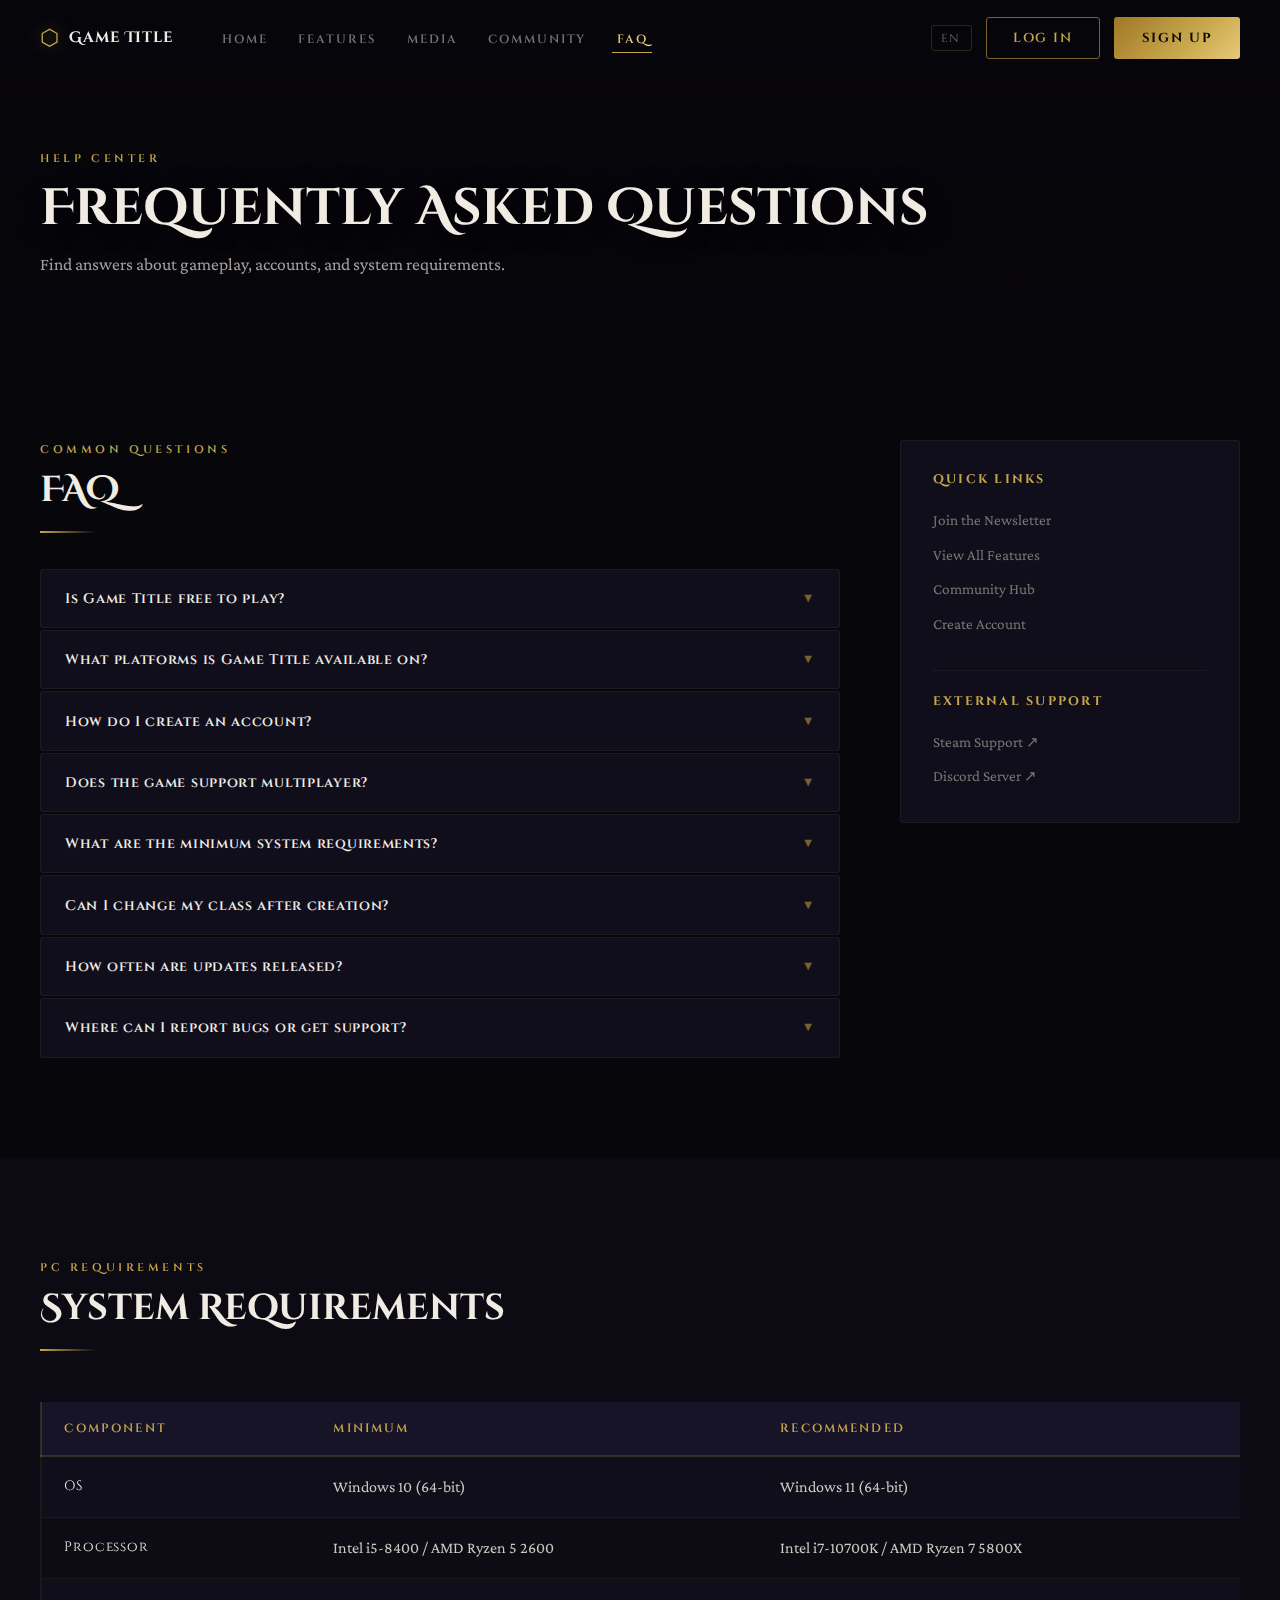
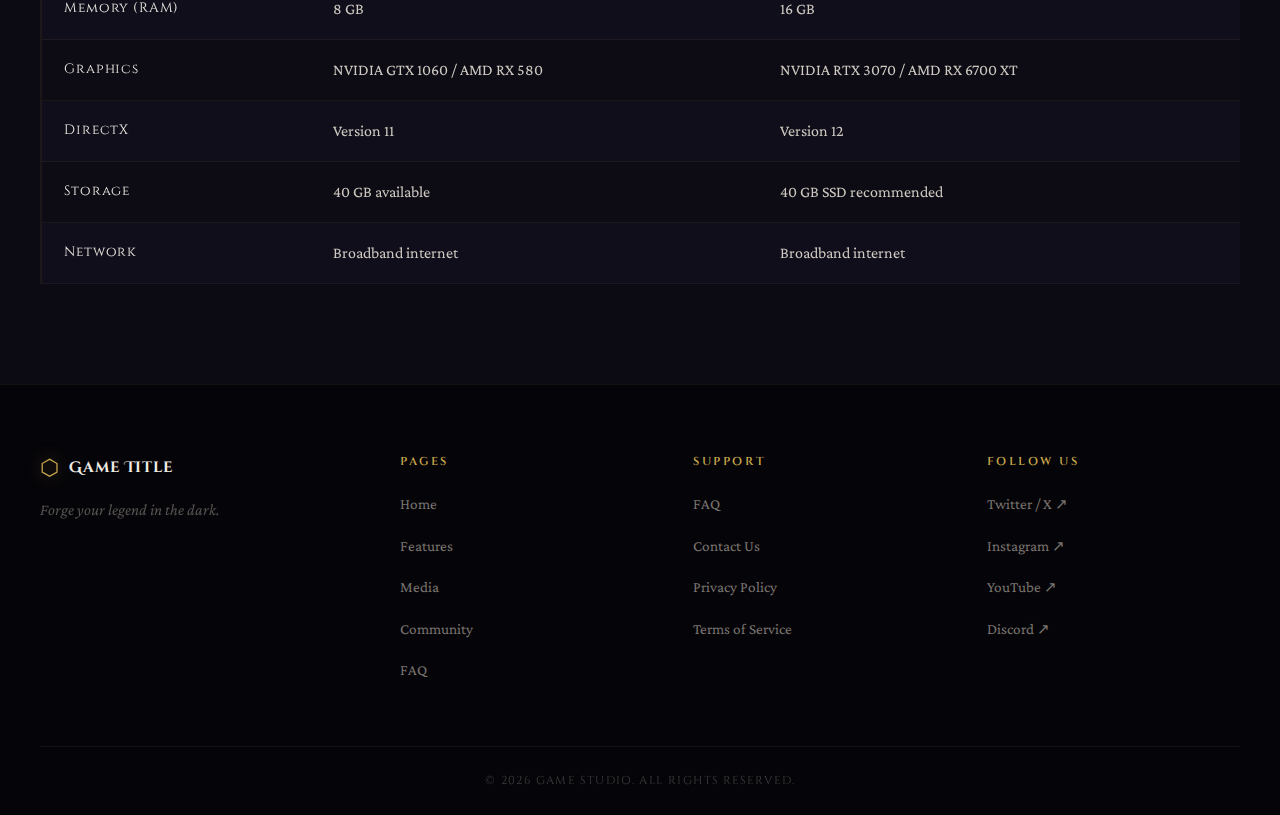
<file: Faq.html>
<!DOCTYPE html>
<html lang="en">
<head>
  <meta charset="UTF-8">
  <meta name="viewport" content="width=device-width, initial-scale=1.0">
  <meta name="description" content="Game Title FAQ — Frequently asked questions about gameplay, system requirements, account setup, and more.">
  <title>FAQ — Game Title</title>
  <link rel="stylesheet" href="style.css">
  <link rel="preconnect" href="https://fonts.googleapis.com">
  <link rel="preconnect" href="https://fonts.gstatic.com" crossorigin>
  <link href="https://fonts.googleapis.com/css2?family=Cinzel+Decorative:wght@400;700;900&family=Cinzel:wght@400;600;700&family=Crimson+Pro:ital,wght@0,300;0,400;0,600;1,300;1,400&display=swap" rel="stylesheet">
  <style>
    /* FAQ-specific styles */
    .faq-grid {
      display: grid;
      grid-template-columns: 1fr 340px;
      gap: 60px;
      align-items: start;
    }
    .faq-list { display: flex; flex-direction: column; gap: 2px; }
    .faq-item {
      border: 1px solid var(--color-border-dim);
      border-radius: var(--radius);
      overflow: hidden;
      background: var(--color-bg-card);
      transition: border-color var(--transition);
    }
    .faq-item.open { border-color: var(--color-border); }
    .faq-question {
      display: flex;
      align-items: center;
      justify-content: space-between;
      gap: 16px;
      width: 100%;
      padding: 1.2rem 1.5rem;
      background: none;
      border: none;
      cursor: pointer;
      font-family: var(--font-heading);
      font-size: 0.88rem;
      font-weight: 600;
      letter-spacing: 0.05em;
      color: var(--color-text-bright);
      text-align: left;
      min-height: 46px;
      transition: color var(--transition);
    }
    .faq-question:hover { color: var(--color-gold-light); }
    .faq-item.open .faq-question { color: var(--color-gold-light); }
    .faq-chevron {
      font-size: 0.8rem;
      color: var(--color-gold-dim);
      flex-shrink: 0;
      transition: transform var(--transition);
    }
    .faq-item.open .faq-chevron { transform: rotate(180deg); }
    .faq-answer {
      max-height: 0;
      overflow: hidden;
      padding: 0 1.5rem;
      font-size: 1rem;
      line-height: 1.75;
      color: var(--color-text);
      transition: max-height 0.35s ease, padding 0.35s ease;
    }
    .faq-item.open .faq-answer {
      max-height: 400px;
      padding: 1.2rem 1.5rem;
    }
    .faq-sidebar {
      position: sticky;
      top: calc(var(--header-h) + 24px);
      background: var(--color-bg-card);
      border: 1px solid var(--color-border-dim);
      border-radius: var(--radius);
      padding: 2rem;
    }
    .faq-sidebar h3 {
      font-family: var(--font-heading);
      font-size: 0.78rem;
      letter-spacing: 0.18em;
      text-transform: uppercase;
      color: var(--color-gold);
      margin-bottom: 1.2rem;
    }
    .faq-sidebar ul { display: flex; flex-direction: column; gap: 8px; }
    .faq-sidebar ul li a {
      font-size: 0.95rem;
      color: var(--color-text-dim);
      transition: color var(--transition), padding-left var(--transition);
      display: block;
    }
    .faq-sidebar ul li a:hover { color: var(--color-gold-light); padding-left: 4px; }
    @media (max-width: 900px) {
      .faq-grid { grid-template-columns: 1fr; }
      .faq-sidebar { position: static; }
    }
  </style>
</head>
<body>

  <a href="#main-content" class="skip-link">Skip to main content</a>

  <header id="site-header">
    <div class="header-inner">
      <a href="index.html" class="logo" aria-label="Game Title — Return to home">
        <span class="logo-emblem" aria-hidden="true">⬡</span>
        <span class="logo-text">Game Title</span>
      </a>
      <nav class="main-nav" aria-label="Main navigation">
        <ul>
          <li><a href="index.html" class="nav-link">Home</a></li>
          <li><a href="features.html" class="nav-link">Features</a></li>
          <li><a href="media.html" class="nav-link">Media</a></li>
          <li><a href="community.html" class="nav-link">Community</a></li>
          <li><a href="faq.html" class="nav-link active">FAQ</a></li>
        </ul>
      </nav>
      <div class="header-controls">
        <label for="lang-desktop" class="sr-only">Select Language</label>
        <select id="lang-desktop" class="lang-select" aria-label="Select language">
          <option value="en">EN</option>
          <option value="es">ES</option>
          <option value="fr">FR</option>
          <option value="de">DE</option>
        </select>
        <a href="login.html" class="btn-ghost">Log In</a>
        <a href="signup.html" class="btn-primary">Sign Up</a>
      </div>
      <button class="mobile-menu-btn" id="mobile-menu-btn" aria-label="Open navigation menu" aria-expanded="false" aria-controls="mobile-nav">
        <span></span><span></span><span></span>
      </button>
    </div>
    <nav class="mobile-nav" id="mobile-nav" aria-label="Mobile navigation" aria-hidden="true">
      <ul>
        <li><a href="index.html">Home</a></li>
        <li><a href="features.html">Features</a></li>
        <li><a href="media.html">Media</a></li>
        <li><a href="community.html">Community</a></li>
        <li><a href="faq.html">FAQ</a></li>
      </ul>
      <div class="mobile-controls">
        <label for="lang-mobile" class="sr-only">Select Language</label>
        <select id="lang-mobile" class="lang-select">
          <option value="en">English</option>
          <option value="es">Español</option>
        </select>
        <a href="login.html" class="btn-ghost">Log In</a>
        <a href="signup.html" class="btn-primary">Sign Up</a>
      </div>
    </nav>
  </header>

  <main id="main-content">

    <section class="page-hero" aria-labelledby="faq-hero-heading">
      <div class="page-hero-overlay" aria-hidden="true"></div>
      <div class="page-hero-inner">
        <p class="section-tag">Help Center</p>
        <h1 class="page-hero-title" id="faq-hero-heading">Frequently Asked Questions</h1>
        <p class="page-hero-sub">Find answers about gameplay, accounts, and system requirements.</p>
      </div>
    </section>

    <!-- FAQ Accordion + Sidebar -->
    <section class="section-block" aria-labelledby="faq-list-heading">
      <div class="section-inner">
        <div class="faq-grid">

          <div>
            <p class="section-tag">Common Questions</p>
            <h2 class="section-title" id="faq-list-heading">FAQ</h2>
            <div class="divider" aria-hidden="true"></div>

            <ol class="faq-list" aria-label="Frequently asked questions">

              <li class="faq-item">
                <button class="faq-question" aria-expanded="false" aria-controls="faq-1">
                  Is Game Title free to play?
                  <span class="faq-chevron" aria-hidden="true">▼</span>
                </button>
                <div class="faq-answer" id="faq-1" role="region" aria-label="Answer: Is Game Title free to play?">
                  Yes! The base game is free to play. Premium cosmetic packs and expansion content are available for purchase but never affect gameplay balance.
                </div>
              </li>

              <li class="faq-item">
                <button class="faq-question" aria-expanded="false" aria-controls="faq-2">
                  What platforms is Game Title available on?
                  <span class="faq-chevron" aria-hidden="true">▼</span>
                </button>
                <div class="faq-answer" id="faq-2" role="region">
                  Game Title is currently available on PC (Windows 10/11) via our website and Steam. Console versions for PlayStation 5 and Xbox Series X|S are in development.
                </div>
              </li>

              <li class="faq-item">
                <button class="faq-question" aria-expanded="false" aria-controls="faq-3">
                  How do I create an account?
                  <span class="faq-chevron" aria-hidden="true">▼</span>
                </button>
                <div class="faq-answer" id="faq-3" role="region">
                  Click "Sign Up" in the top navigation. You'll need a valid email address and to create a username. Account creation is free and takes under two minutes.
                </div>
              </li>

              <li class="faq-item">
                <button class="faq-question" aria-expanded="false" aria-controls="faq-4">
                  Does the game support multiplayer?
                  <span class="faq-chevron" aria-hidden="true">▼</span>
                </button>
                <div class="faq-answer" id="faq-4" role="region">
                  Yes. Game Title supports co-op play for up to 4 players and includes optional PvP zones for competitive players. The main story can be completed entirely solo.
                </div>
              </li>

              <li class="faq-item">
                <button class="faq-question" aria-expanded="false" aria-controls="faq-5">
                  What are the minimum system requirements?
                  <span class="faq-chevron" aria-hidden="true">▼</span>
                </button>
                <div class="faq-answer" id="faq-5" role="region">
                  See the System Requirements table below for full details. Minimum specs: Windows 10, Intel i5-8400 or AMD Ryzen 5 2600, 8GB RAM, GTX 1060 or RX 580, 40GB storage.
                </div>
              </li>

              <li class="faq-item">
                <button class="faq-question" aria-expanded="false" aria-controls="faq-6">
                  Can I change my class after creation?
                  <span class="faq-chevron" aria-hidden="true">▼</span>
                </button>
                <div class="faq-answer" id="faq-6" role="region">
                  Class selection is permanent per character, but you can create up to 3 characters per account — one per class. Character slots can be expanded through account settings.
                </div>
              </li>

              <li class="faq-item">
                <button class="faq-question" aria-expanded="false" aria-controls="faq-7">
                  How often are updates released?
                  <span class="faq-chevron" aria-hidden="true">▼</span>
                </button>
                <div class="faq-answer" id="faq-7" role="region">
                  Minor patches are released bi-weekly. Major content updates drop every quarter and include new story chapters, dungeons, and world events. Sign up for our newsletter to stay informed.
                </div>
              </li>

              <li class="faq-item">
                <button class="faq-question" aria-expanded="false" aria-controls="faq-8">
                  Where can I report bugs or get support?
                  <span class="faq-chevron" aria-hidden="true">▼</span>
                </button>
                <div class="faq-answer" id="faq-8" role="region">
                  Use the "Report a Bug" link in the footer, or join our <a href="https://discord.com" target="_blank" rel="noopener noreferrer" style="color:var(--color-gold);text-decoration:underline;">Discord server</a> where the dev team is active daily. Critical issues are addressed within 24–48 hours.
                </div>
              </li>

            </ol>
          </div>

          <!-- Sidebar -->
          <aside class="faq-sidebar" aria-label="Quick links and support resources">
            <h3>Quick Links</h3>
            <ul>
              <li><a href="index.html#newsletter">Join the Newsletter</a></li>
              <li><a href="features.html">View All Features</a></li>
              <li><a href="community.html">Community Hub</a></li>
              <li><a href="signup.html">Create Account</a></li>
            </ul>

            <div style="margin-top:2rem; padding-top:1.5rem; border-top:1px solid var(--color-border-dim);">
              <h3>External Support</h3>
              <ul>
                <li>
                  <a href="https://store.steampowered.com" target="_blank" rel="noopener noreferrer" aria-label="Steam support — opens in new tab">
                    Steam Support ↗
                  </a>
                </li>
                <li>
                  <a href="https://discord.com" target="_blank" rel="noopener noreferrer" aria-label="Discord community — opens in new tab">
                    Discord Server ↗
                  </a>
                </li>
              </ul>
            </div>
          </aside>
        </div>
      </div>
    </section>

    <!-- System Requirements TABLE -->
    <section class="section-block dark-section" aria-labelledby="sysreq-heading">
      <div class="section-inner">
        <p class="section-tag">PC Requirements</p>
        <h2 class="section-title" id="sysreq-heading">System Requirements</h2>
        <div class="divider" aria-hidden="true"></div>

        <div class="comparison-table-wrap">
          <table class="comparison-table" aria-label="PC system requirements — minimum and recommended">
            <thead>
              <tr>
                <th scope="col">Component</th>
                <th scope="col">Minimum</th>
                <th scope="col">Recommended</th>
              </tr>
            </thead>
            <tbody>
              <tr><td>OS</td><td>Windows 10 (64-bit)</td><td>Windows 11 (64-bit)</td></tr>
              <tr><td>Processor</td><td>Intel i5-8400 / AMD Ryzen 5 2600</td><td>Intel i7-10700K / AMD Ryzen 7 5800X</td></tr>
              <tr><td>Memory (RAM)</td><td>8 GB</td><td>16 GB</td></tr>
              <tr><td>Graphics</td><td>NVIDIA GTX 1060 / AMD RX 580</td><td>NVIDIA RTX 3070 / AMD RX 6700 XT</td></tr>
              <tr><td>DirectX</td><td>Version 11</td><td>Version 12</td></tr>
              <tr><td>Storage</td><td>40 GB available</td><td>40 GB SSD recommended</td></tr>
              <tr><td>Network</td><td>Broadband internet</td><td>Broadband internet</td></tr>
            </tbody>
          </table>
        </div>
      </div>
    </section>

  </main>

  <footer id="site-footer" aria-label="Site footer">
    <div class="footer-inner">
      <div class="footer-brand">
        <a href="index.html" class="logo" aria-label="Game Title home">
          <span class="logo-emblem" aria-hidden="true">⬡</span>
          <span class="logo-text">Game Title</span>
        </a>
        <p class="footer-tagline">Forge your legend in the dark.</p>
      </div>
      <nav class="footer-nav" aria-label="Footer navigation">
        <div class="footer-col">
          <h4 class="footer-heading">Pages</h4>
          <ul>
            <li><a href="index.html">Home</a></li>
            <li><a href="features.html">Features</a></li>
            <li><a href="media.html">Media</a></li>
            <li><a href="community.html">Community</a></li>
            <li><a href="faq.html">FAQ</a></li>
          </ul>
        </div>
        <div class="footer-col">
          <h4 class="footer-heading">Support</h4>
          <ul>
            <li><a href="faq.html">FAQ</a></li>
            <li><a href="#">Contact Us</a></li>
            <li><a href="#">Privacy Policy</a></li>
            <li><a href="#">Terms of Service</a></li>
          </ul>
        </div>
        <div class="footer-col">
          <h4 class="footer-heading">Follow Us</h4>
          <ul>
            <li><a href="https://twitter.com" target="_blank" rel="noopener noreferrer">Twitter / X ↗</a></li>
            <li><a href="https://instagram.com" target="_blank" rel="noopener noreferrer">Instagram ↗</a></li>
            <li><a href="https://youtube.com" target="_blank" rel="noopener noreferrer">YouTube ↗</a></li>
            <li><a href="https://discord.com" target="_blank" rel="noopener noreferrer">Discord ↗</a></li>
          </ul>
        </div>
      </nav>
    </div>
    <div class="footer-bottom">
      <p>&copy; 2026 Game Studio. All rights reserved.</p>
    </div>
  </footer>

  <script src="script.js"></script>
</body>
</html>
</file>
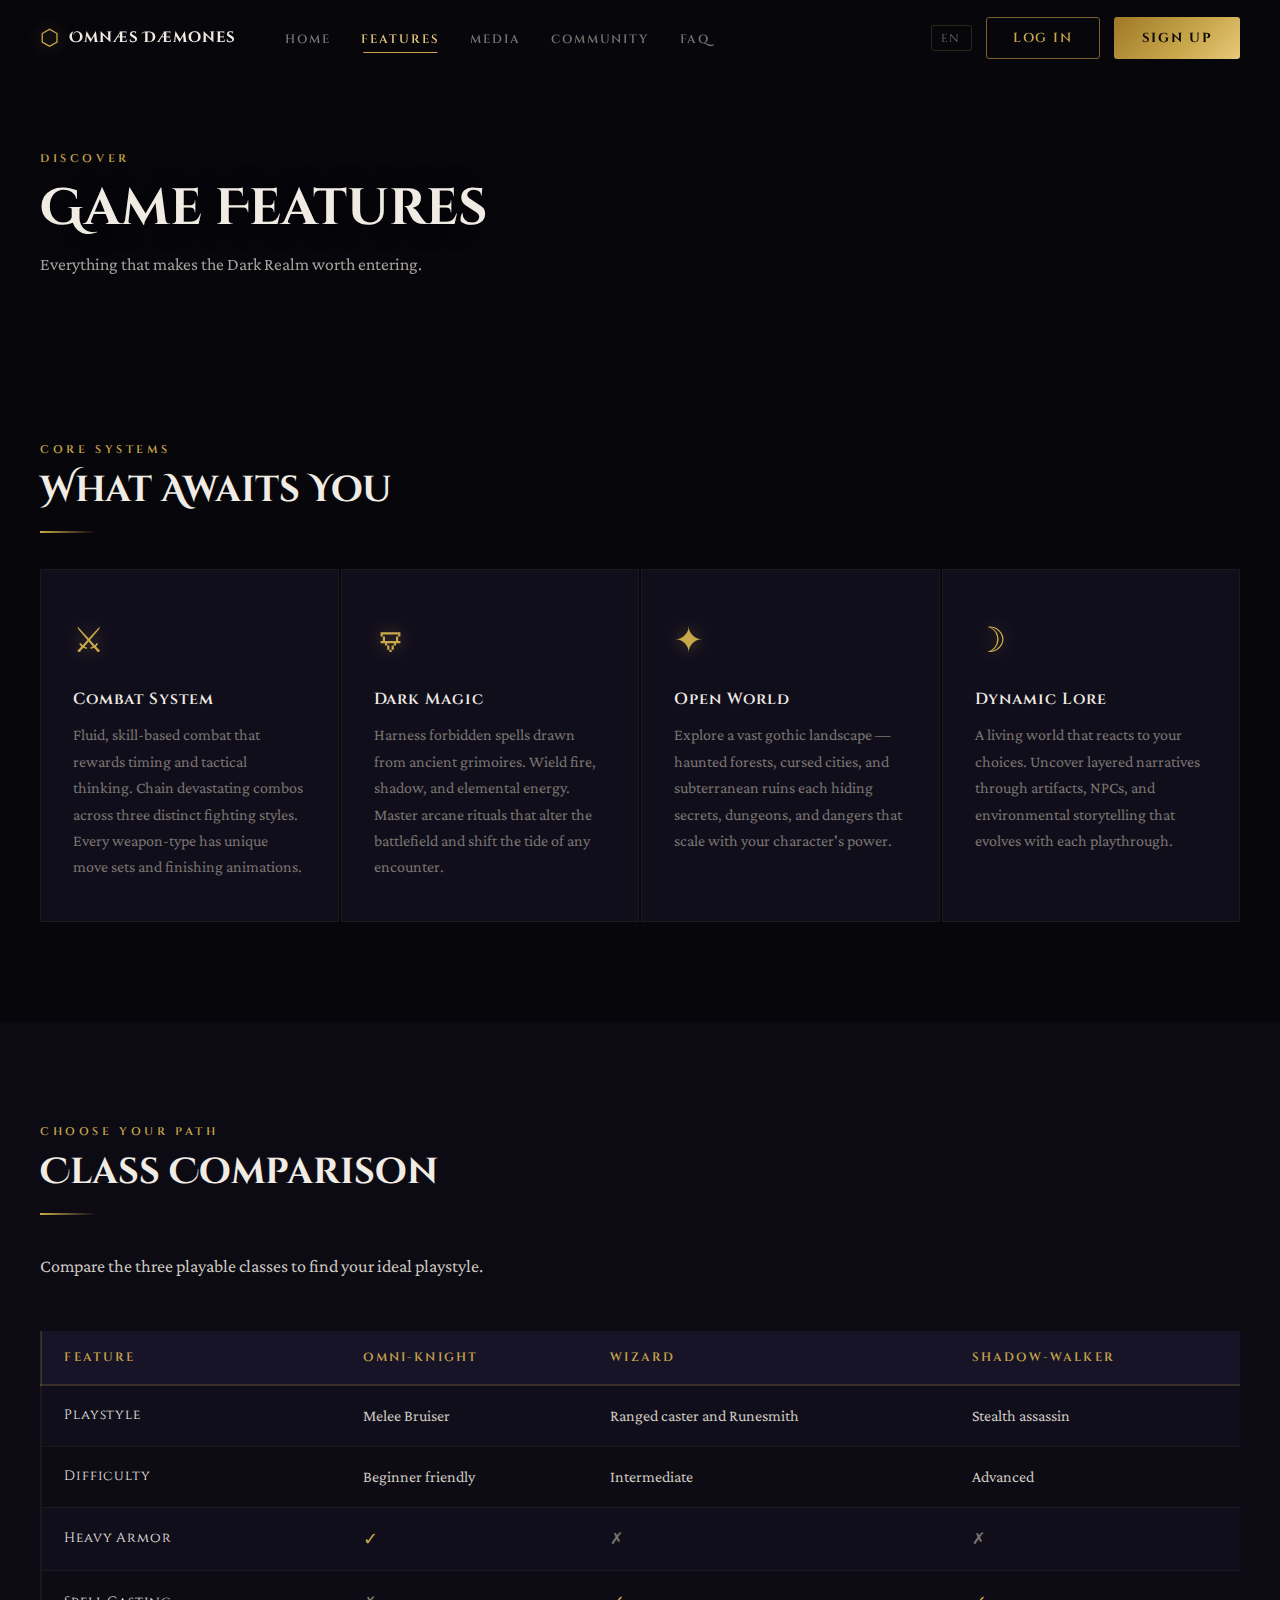
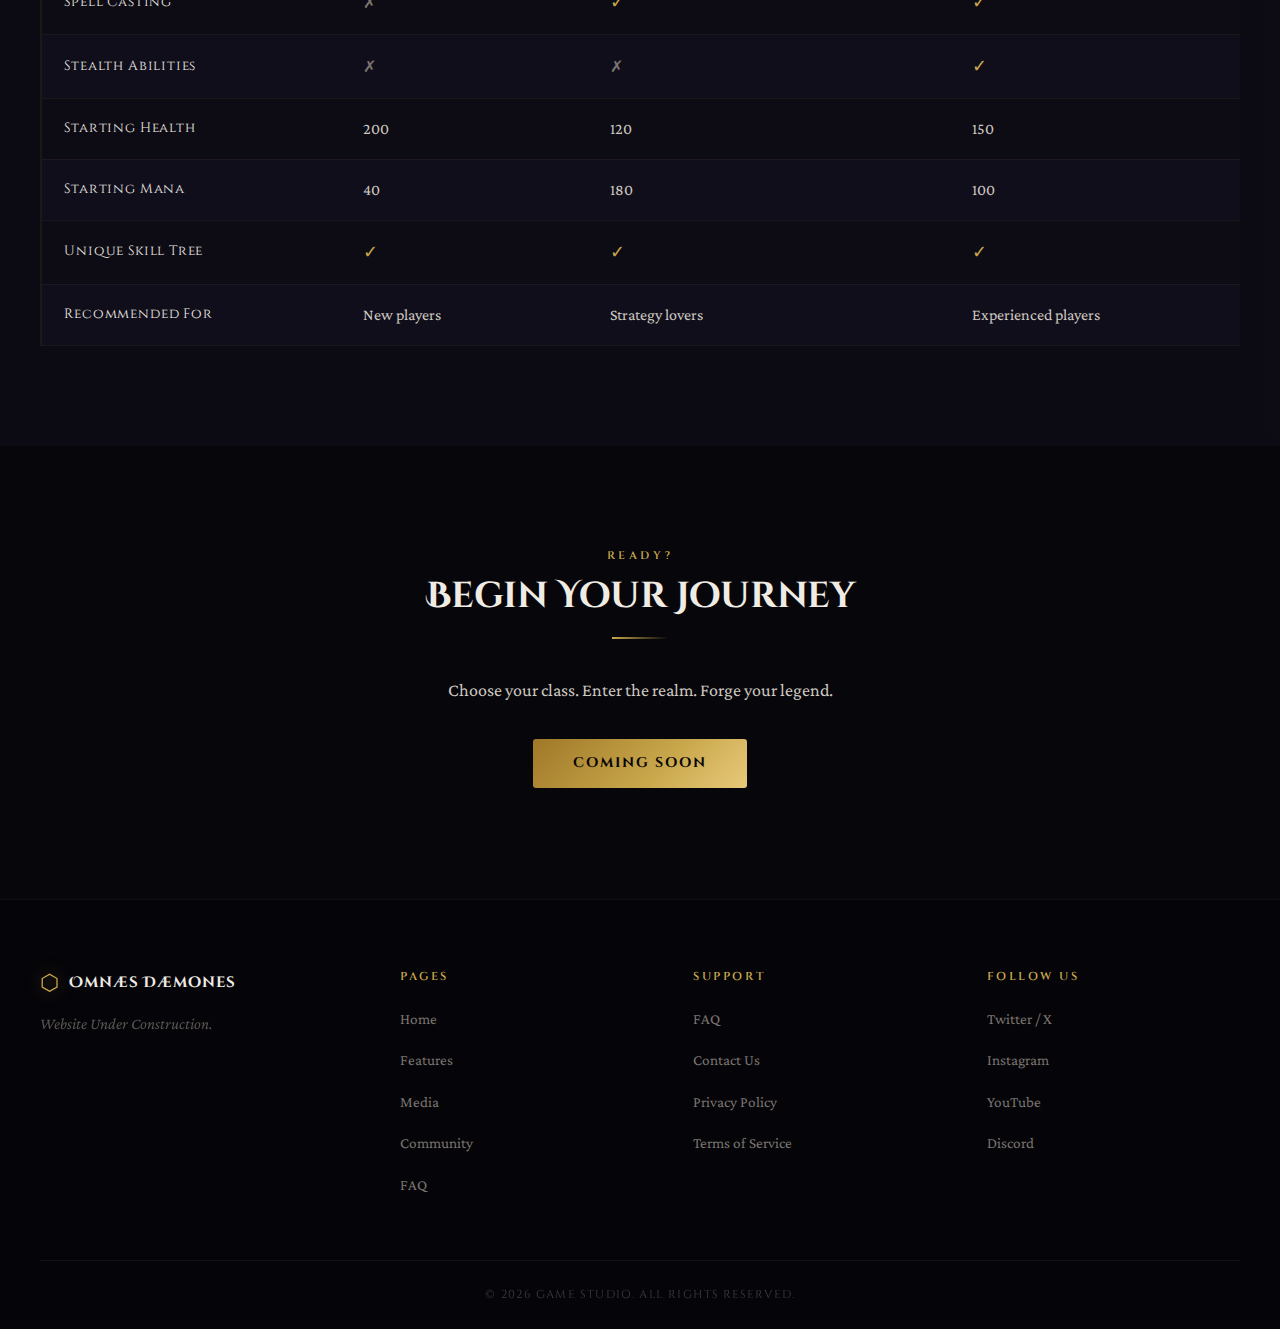
<file: features.html>
<!DOCTYPE html>
<html lang="en">
<head>
  <meta charset="UTF-8">
  <meta name="viewport" content="width=device-width, initial-scale=1.0">
  <meta name="description" content="Omnæs Dæmones features — explore combat, magic, open world, and class comparison for this gothic fantasy RPG.">
  <title>Features — Omnæs Dæmones</title>
  <link rel="stylesheet" href="style.css">
  <link rel="preconnect" href="https://fonts.googleapis.com">
  <link rel="preconnect" href="https://fonts.gstatic.com" crossorigin>
  <link href="https://fonts.googleapis.com/css2?family=Cinzel+Decorative:wght@400;700;900&family=Cinzel:wght@400;600;700&family=Crimson+Pro:ital,wght@0,300;0,400;0,600;1,300;1,400&display=swap" rel="stylesheet">
</head>
<body>

  <a href="#main-content" class="skip-link">Skip to main content</a>

  <header id="site-header">
    <div class="header-inner">
      <a href="index.html" class="logo" aria-label="Omnæs Dæmones — Return to home">
        <span class="logo-emblem" aria-hidden="true">⬡</span>
        <span class="logo-text">Omnæs Dæmones</span>
      </a>
      <nav class="main-nav" aria-label="Main navigation">
        <ul>
          <li><a href="index.html" class="nav-link">Home</a></li>
          <li><a href="features.html" class="nav-link active">Features</a></li>
          <li><a href="media.html" class="nav-link">Media</a></li>
          <li><a href="community.html" class="nav-link">Community</a></li>
          <li><a href="faq.html" class="nav-link">FAQ</a></li>
        </ul>
      </nav>
      <div class="header-controls">
        <label for="lang-desktop" class="sr-only">Select Language</label>
        <select id="lang-desktop" class="lang-select" aria-label="Select language">
          <option value="en">EN</option>
          <option value="es">ES</option>
          <option value="fr">FR</option>
          <option value="de">DE</option>
        </select>
        <a href="login.html" class="btn-ghost">Log In</a>
        <a href="signup.html" class="btn-primary">Sign Up</a>
      </div>
      <button class="mobile-menu-btn" id="mobile-menu-btn" aria-label="Open navigation menu" aria-expanded="false" aria-controls="mobile-nav">
        <span></span><span></span><span></span>
      </button>
    </div>
    <nav class="mobile-nav" id="mobile-nav" aria-label="Mobile navigation" aria-hidden="true">
      <ul>
        <li><a href="index.html">Home</a></li>
        <li><a href="features.html">Features</a></li>
        <li><a href="media.html">Media</a></li>
        <li><a href="community.html">Community</a></li>
        <li><a href="faq.html">FAQ</a></li>
      </ul>
      <div class="mobile-controls">
        <label for="lang-mobile" class="sr-only">Select Language</label>
        <select id="lang-mobile" class="lang-select">
          <option value="en">English</option>
          <option value="es">Español</option>
          <option value="fr">Français</option>
          <option value="de">Deutsch</option>
        </select>
        <a href="login.html" class="btn-ghost">Log In</a>
        <a href="signup.html" class="btn-primary">Sign Up</a>
      </div>
    </nav>
  </header>

  <main id="main-content">

    <section class="page-hero" aria-labelledby="page-hero-heading">
      <div class="page-hero-overlay" aria-hidden="true"></div>
      <div class="page-hero-inner">
        <p class="section-tag">Discover</p>
        <h1 class="page-hero-title" id="page-hero-heading">Game Features</h1>
        <p class="page-hero-sub">Everything that makes the Dark Realm worth entering.</p>
      </div>
    </section>

    <section class="section-block" aria-labelledby="features-grid-heading">
      <div class="section-inner">
        <p class="section-tag">Core Systems</p>
        <h2 class="section-title" id="features-grid-heading">What Awaits You</h2>
        <div class="divider" aria-hidden="true"></div>
        <div class="feature-grid">
          <article class="feature-card">
            <div class="feature-icon" aria-hidden="true">⚔</div>
            <h3 class="feature-name">Combat System</h3>
            <p class="feature-desc">Fluid, skill-based combat that rewards timing and tactical thinking. Chain devastating combos across three distinct fighting styles. Every weapon-type has unique move sets and finishing animations.</p>
          </article>
          <article class="feature-card">
            <div class="feature-icon" aria-hidden="true">🜃</div>
            <h3 class="feature-name">Dark Magic</h3>
            <p class="feature-desc">Harness forbidden spells drawn from ancient grimoires. Wield fire, shadow, and elemental energy. Master arcane rituals that alter the battlefield and shift the tide of any encounter.</p>
          </article>
          <article class="feature-card">
            <div class="feature-icon" aria-hidden="true">✦</div>
            <h3 class="feature-name">Open World</h3>
            <p class="feature-desc">Explore a vast gothic landscape — haunted forests, cursed cities, and subterranean ruins each hiding secrets, dungeons, and dangers that scale with your character's power.</p>
          </article>
          <article class="feature-card">
            <div class="feature-icon" aria-hidden="true">☽</div>
            <h3 class="feature-name">Dynamic Lore</h3>
            <p class="feature-desc">A living world that reacts to your choices. Uncover layered narratives through artifacts, NPCs, and environmental storytelling that evolves with each playthrough.</p>
          </article>
        </div>
      </div>
    </section>

    <section class="section-block dark-section" aria-labelledby="class-table-heading">
      <div class="section-inner">
        <p class="section-tag">Choose Your Path</p>
        <h2 class="section-title" id="class-table-heading">Class Comparison</h2>
        <div class="divider" aria-hidden="true"></div>
        <p class="body-text" style="margin-bottom:2rem;">Compare the three playable classes to find your ideal playstyle.</p>

        <div class="comparison-table-wrap">
          <table class="comparison-table" aria-label="Comparison of the three playable classes">
            <thead>
              <tr>
                <th scope="col">Feature</th>
                <th scope="col">Omni-Knight</th>
                <th scope="col">Wizard</th>
                <th scope="col">Shadow-Walker</th>
              </tr>
            </thead>
            <tbody>
              <tr>
                <td>Playstyle</td>
                <td>Melee Bruiser</td>
                <td>Ranged caster and Runesmith</td>
                <td>Stealth assassin</td>
              </tr>
              <tr>
                <td>Difficulty</td>
                <td>Beginner friendly</td>
                <td>Intermediate</td>
                <td>Advanced</td>
              </tr>
              <tr>
                <td>Heavy Armor</td>
                <td><span class="check" aria-hidden="true">✓</span></td>
                <td><span class="cross" aria-hidden="true">✗</span></td>
                <td><span class="cross" aria-hidden="true">✗</span></td>
              </tr>
              <tr>
                <td>Spell Casting</td>
                <td><span class="cross" aria-hidden="true">✗</span></td>
                <td><span class="check" aria-hidden="true">✓</span></td>
                <td><span class="check" aria-hidden="true">✓</span></td>
              </tr>
              <tr>
                <td>Stealth Abilities</td>
                <td><span class="cross" aria-hidden="true">✗</span></td>
                <td><span class="cross" aria-hidden="true">✗</span></td>
                <td><span class="check" aria-hidden="true">✓</span></td>
              </tr>
              <tr>
                <td>Starting Health</td>
                <td>200</td>
                <td>120</td>
                <td>150</td>
              </tr>
              <tr>
                <td>Starting Mana</td>
                <td>40</td>
                <td>180</td>
                <td>100</td>
              </tr>
              <tr>
                <td>Unique Skill Tree</td>
                <td><span class="check" aria-hidden="true">✓</span></td>
                <td><span class="check" aria-hidden="true">✓</span></td>
                <td><span class="check" aria-hidden="true">✓</span></td>
              </tr>
              <tr>
                <td>Recommended For</td>
                <td>New players</td>
                <td>Strategy lovers</td>
                <td>Experienced players</td>
              </tr>
            </tbody>
          </table>
        </div>
      </div>
    </section>

    <section class="section-block" aria-labelledby="features-cta-heading">
      <div class="section-inner" style="text-align:center;">
        <p class="section-tag">Ready?</p>
        <h2 class="section-title" id="features-cta-heading">Begin Your Journey</h2>
        <div class="divider" aria-hidden="true" style="margin-left:auto;margin-right:auto;"></div>
        <p class="body-text" style="margin:0 auto 2rem;text-align:center;">Choose your class. Enter the realm. Forge your legend.</p>
        <a href="signup.html" class="btn-primary btn-large">Coming soon</a>
      </div>
    </section>

  </main>

  <footer id="site-footer" aria-label="Site footer">
    <div class="footer-inner">
      <div class="footer-brand">
        <a href="index.html" class="logo" aria-label="Omnæs Dæmones home">
          <span class="logo-emblem" aria-hidden="true">⬡</span>
          <span class="logo-text">Omnæs Dæmones</span>
        </a>
        <p class="footer-tagline">Website Under Construction.</p>
      </div>
      <nav class="footer-nav" aria-label="Footer navigation">
        <div class="footer-col">
          <h3 class="footer-heading">Pages</h3>
          <ul>
            <li><a href="index.html">Home</a></li>
            <li><a href="features.html">Features</a></li>
            <li><a href="media.html">Media</a></li>
            <li><a href="community.html">Community</a></li>
            <li><a href="faq.html">FAQ</a></li>
          </ul>
        </div>
        <div class="footer-col">
          <h3 class="footer-heading">Support</h3>
          <ul>
            <li><a href="faq.html">FAQ</a></li>
            <li><a href="#">Contact Us</a></li>
            <li><a href="#">Privacy Policy</a></li>
            <li><a href="#">Terms of Service</a></li>
          </ul>
        </div>
        <div class="footer-col">
          <h3 class="footer-heading">Follow Us</h3>
          <ul>
            <li><a href="https://twitter.com" target="_blank" rel="noopener noreferrer" aria-label="Twitter — opens in new tab">Twitter / X</a></li>
            <li><a href="https://instagram.com" target="_blank" rel="noopener noreferrer" aria-label="Instagram — opens in new tab">Instagram</a></li>
            <li><a href="https://www.youtube.com/@trippytreebeard" target="_blank" rel="noopener noreferrer" aria-label="YouTube — opens in new tab">YouTube</a></li>
            <li><a href="https://discord.com" target="_blank" rel="noopener noreferrer" aria-label="Discord — opens in new tab">Discord</a></li>
          </ul>
        </div>
      </nav>
    </div>
    <div class="footer-bottom">
      <p>&copy; 2026 Game Studio. All rights reserved.</p>
    </div>
  </footer>

  <script src="script.js"></script>
</body>
</html>
</file>
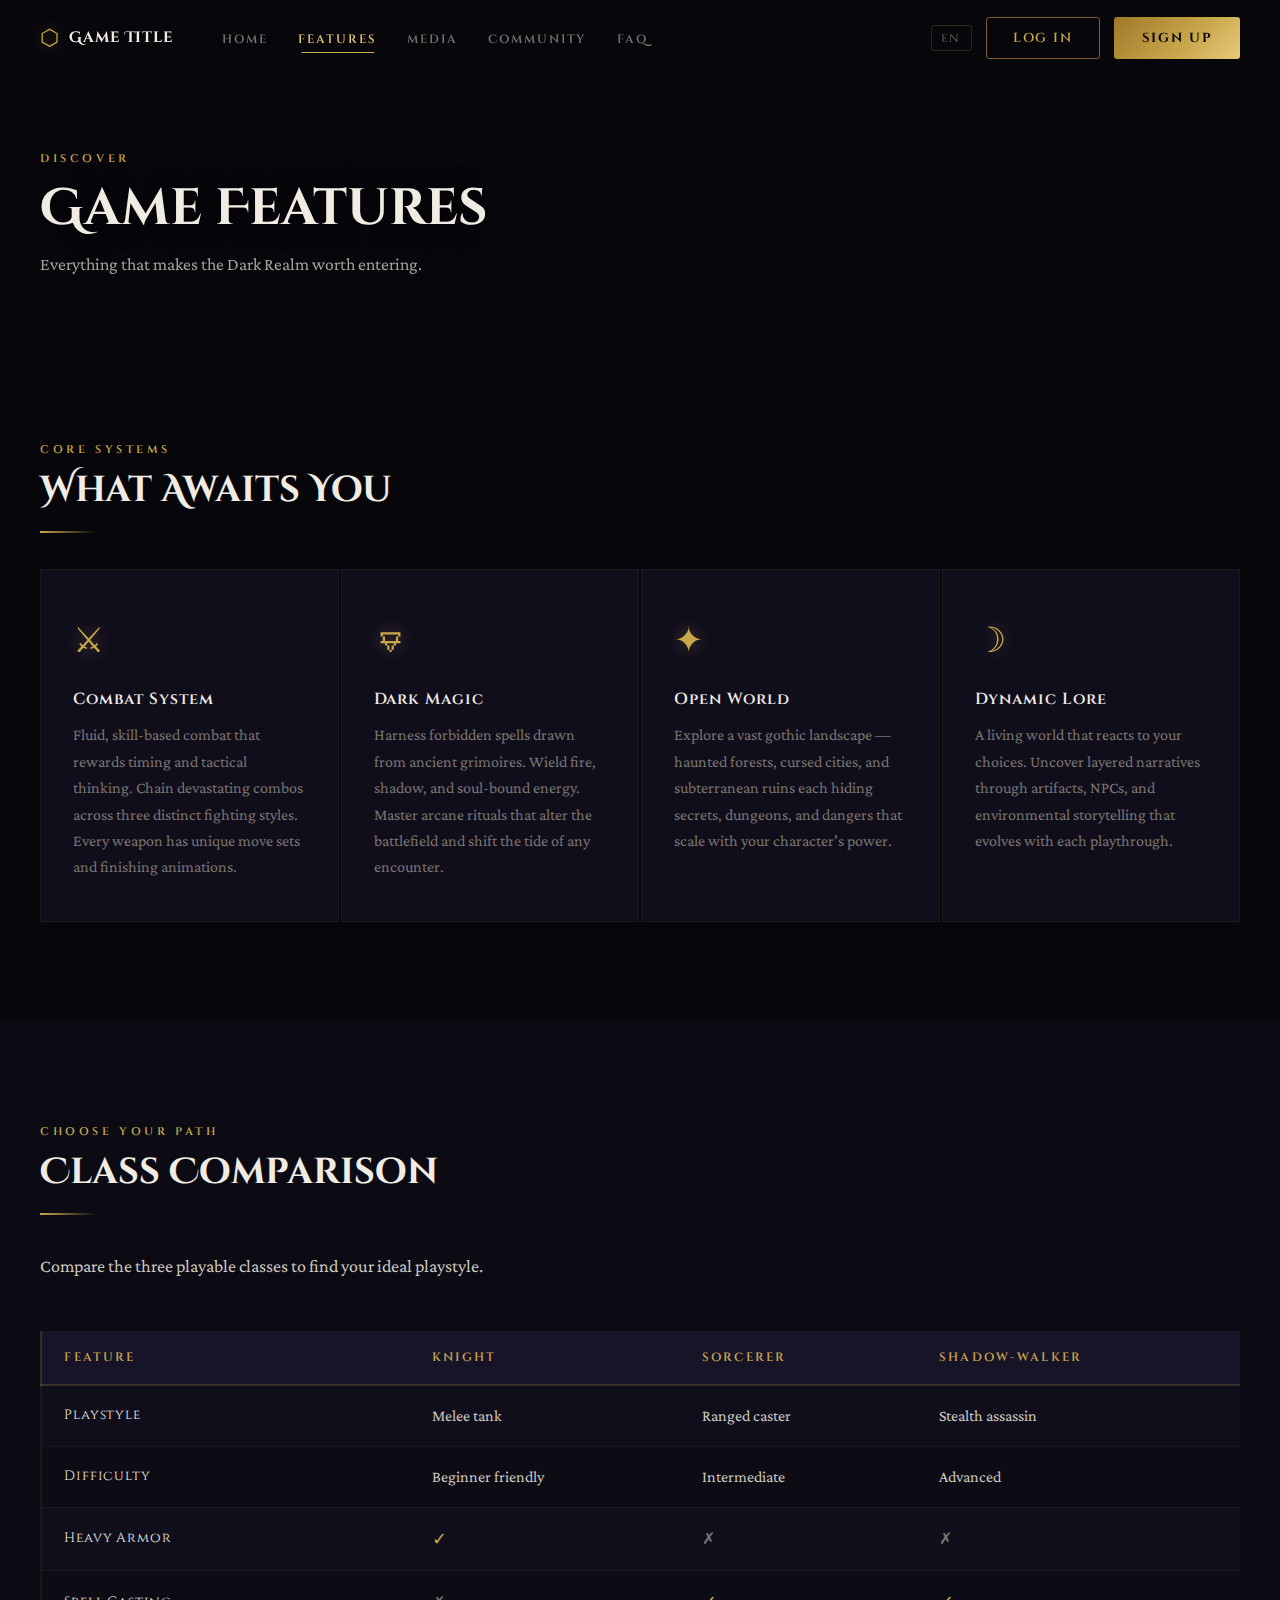
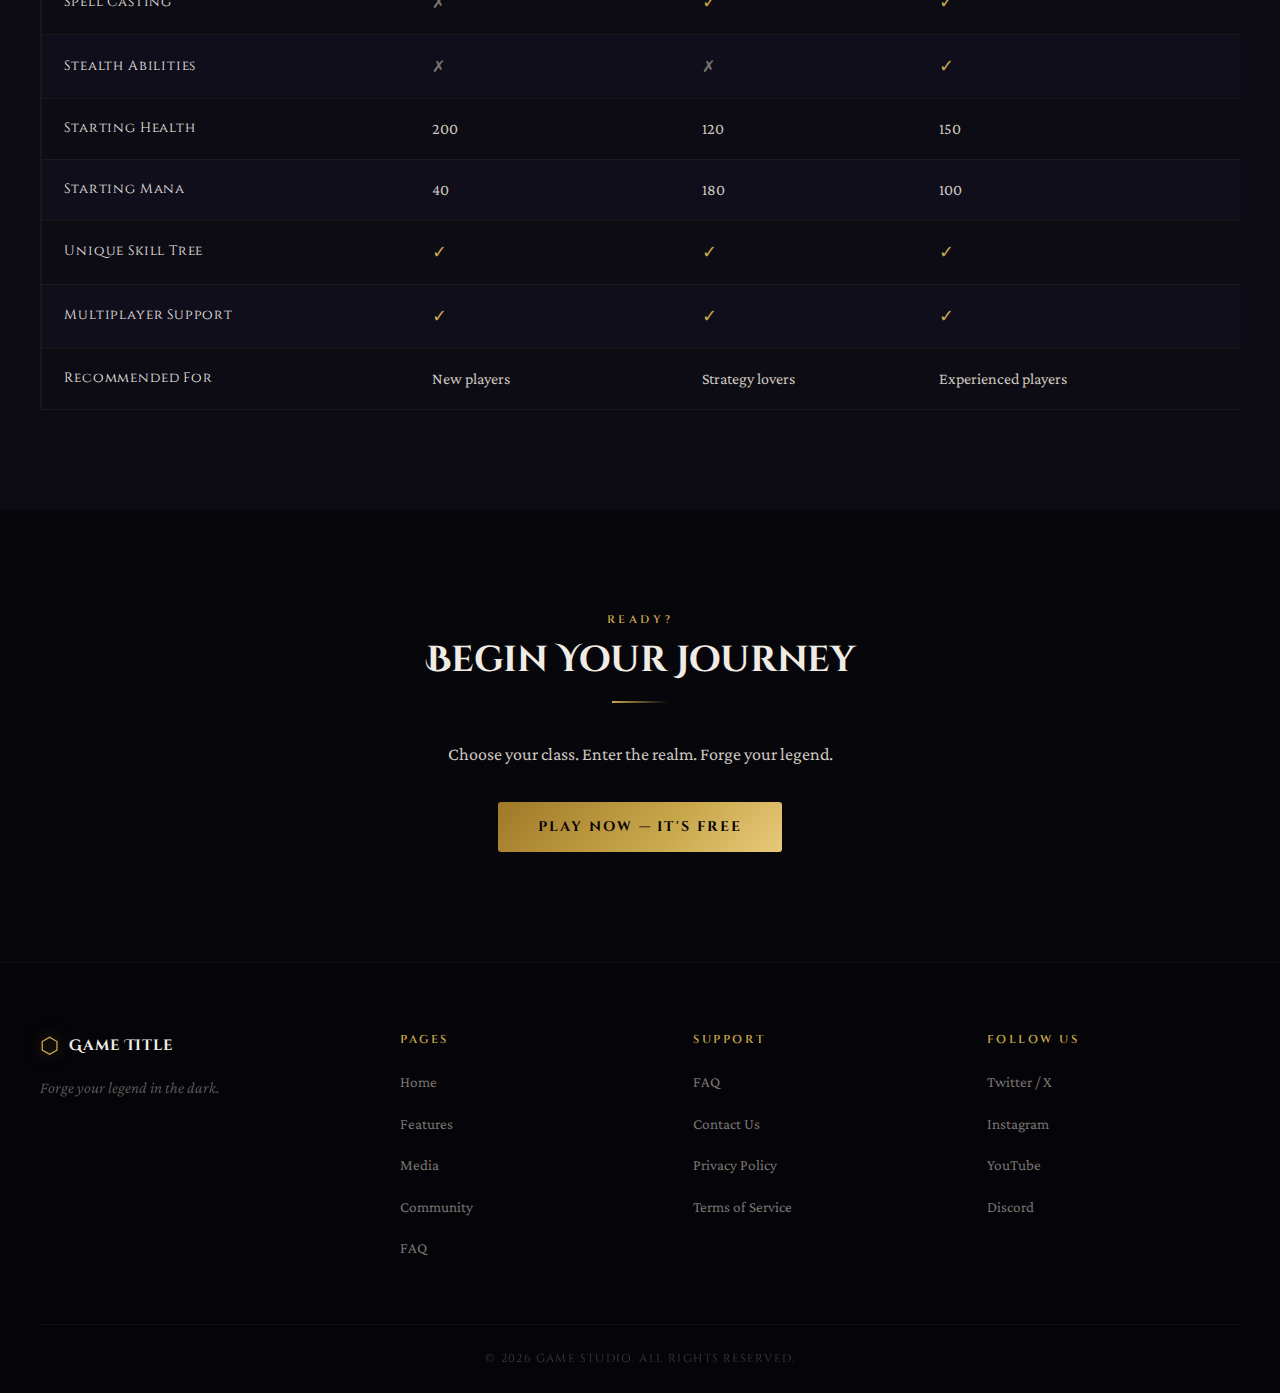
<file: Features.html>
<!DOCTYPE html>
<html lang="en">
<head>
  <meta charset="UTF-8">
  <meta name="viewport" content="width=device-width, initial-scale=1.0">
  <meta name="description" content="Game Title features — explore combat, magic, open world, and class comparison for this gothic fantasy RPG.">
  <title>Features — Game Title</title>
  <link rel="stylesheet" href="style.css">
  <link rel="preconnect" href="https://fonts.googleapis.com">
  <link rel="preconnect" href="https://fonts.gstatic.com" crossorigin>
  <link href="https://fonts.googleapis.com/css2?family=Cinzel+Decorative:wght@400;700;900&family=Cinzel:wght@400;600;700&family=Crimson+Pro:ital,wght@0,300;0,400;0,600;1,300;1,400&display=swap" rel="stylesheet">
</head>
<body>

  <a href="#main-content" class="skip-link">Skip to main content</a>

  <header id="site-header">
    <div class="header-inner">
      <a href="index.html" class="logo" aria-label="Game Title — Return to home">
        <span class="logo-emblem" aria-hidden="true">⬡</span>
        <span class="logo-text">Game Title</span>
      </a>
      <nav class="main-nav" aria-label="Main navigation">
        <ul>
          <li><a href="index.html" class="nav-link">Home</a></li>
          <li><a href="features.html" class="nav-link active">Features</a></li>
          <li><a href="media.html" class="nav-link">Media</a></li>
          <li><a href="community.html" class="nav-link">Community</a></li>
          <li><a href="faq.html" class="nav-link">FAQ</a></li>
        </ul>
      </nav>
      <div class="header-controls">
        <label for="lang-desktop" class="sr-only">Select Language</label>
        <select id="lang-desktop" class="lang-select" aria-label="Select language">
          <option value="en">EN</option>
          <option value="es">ES</option>
          <option value="fr">FR</option>
          <option value="de">DE</option>
        </select>
        <a href="login.html" class="btn-ghost">Log In</a>
        <a href="signup.html" class="btn-primary">Sign Up</a>
      </div>
      <button class="mobile-menu-btn" id="mobile-menu-btn" aria-label="Open navigation menu" aria-expanded="false" aria-controls="mobile-nav">
        <span></span><span></span><span></span>
      </button>
    </div>
    <nav class="mobile-nav" id="mobile-nav" aria-label="Mobile navigation" aria-hidden="true">
      <ul>
        <li><a href="index.html">Home</a></li>
        <li><a href="features.html">Features</a></li>
        <li><a href="media.html">Media</a></li>
        <li><a href="community.html">Community</a></li>
        <li><a href="faq.html">FAQ</a></li>
      </ul>
      <div class="mobile-controls">
        <label for="lang-mobile" class="sr-only">Select Language</label>
        <select id="lang-mobile" class="lang-select">
          <option value="en">English</option>
          <option value="es">Español</option>
          <option value="fr">Français</option>
          <option value="de">Deutsch</option>
        </select>
        <a href="login.html" class="btn-ghost">Log In</a>
        <a href="signup.html" class="btn-primary">Sign Up</a>
      </div>
    </nav>
  </header>

  <main id="main-content">

    <!-- Page hero banner -->
    <section class="page-hero" aria-labelledby="page-hero-heading">
      <div class="page-hero-overlay" aria-hidden="true"></div>
      <div class="page-hero-inner">
        <p class="section-tag">Discover</p>
        <h1 class="page-hero-title" id="page-hero-heading">Game Features</h1>
        <p class="page-hero-sub">Everything that makes the Dark Realm worth entering.</p>
      </div>
    </section>

    <!-- Feature cards grid -->
    <section class="section-block" aria-labelledby="features-grid-heading">
      <div class="section-inner">
        <p class="section-tag">Core Systems</p>
        <h2 class="section-title" id="features-grid-heading">What Awaits You</h2>
        <div class="divider" aria-hidden="true"></div>
        <div class="feature-grid">
          <article class="feature-card">
            <div class="feature-icon" aria-hidden="true">⚔</div>
            <h3 class="feature-name">Combat System</h3>
            <p class="feature-desc">Fluid, skill-based combat that rewards timing and tactical thinking. Chain devastating combos across three distinct fighting styles. Every weapon has unique move sets and finishing animations.</p>
          </article>
          <article class="feature-card">
            <div class="feature-icon" aria-hidden="true">🜃</div>
            <h3 class="feature-name">Dark Magic</h3>
            <p class="feature-desc">Harness forbidden spells drawn from ancient grimoires. Wield fire, shadow, and soul-bound energy. Master arcane rituals that alter the battlefield and shift the tide of any encounter.</p>
          </article>
          <article class="feature-card">
            <div class="feature-icon" aria-hidden="true">✦</div>
            <h3 class="feature-name">Open World</h3>
            <p class="feature-desc">Explore a vast gothic landscape — haunted forests, cursed cities, and subterranean ruins each hiding secrets, dungeons, and dangers that scale with your character's power.</p>
          </article>
          <article class="feature-card">
            <div class="feature-icon" aria-hidden="true">☽</div>
            <h3 class="feature-name">Dynamic Lore</h3>
            <p class="feature-desc">A living world that reacts to your choices. Uncover layered narratives through artifacts, NPCs, and environmental storytelling that evolves with each playthrough.</p>
          </article>
        </div>
      </div>
    </section>

    <!-- Class comparison TABLE (required element) -->
    <section class="section-block dark-section" aria-labelledby="class-table-heading">
      <div class="section-inner">
        <p class="section-tag">Choose Your Path</p>
        <h2 class="section-title" id="class-table-heading">Class Comparison</h2>
        <div class="divider" aria-hidden="true"></div>
        <p class="body-text" style="margin-bottom:2rem;">Compare the three playable classes to find your ideal playstyle.</p>

        <div class="comparison-table-wrap">
          <table class="comparison-table" aria-label="Comparison of the three playable classes">
            <thead>
              <tr>
                <th scope="col">Feature</th>
                <th scope="col">Knight</th>
                <th scope="col">Sorcerer</th>
                <th scope="col">Shadow-Walker</th>
              </tr>
            </thead>
            <tbody>
              <tr>
                <td>Playstyle</td>
                <td>Melee tank</td>
                <td>Ranged caster</td>
                <td>Stealth assassin</td>
              </tr>
              <tr>
                <td>Difficulty</td>
                <td>Beginner friendly</td>
                <td>Intermediate</td>
                <td>Advanced</td>
              </tr>
              <tr>
                <td>Heavy Armor</td>
                <td><span class="check" aria-label="Yes">✓</span></td>
                <td><span class="cross" aria-label="No">✗</span></td>
                <td><span class="cross" aria-label="No">✗</span></td>
              </tr>
              <tr>
                <td>Spell Casting</td>
                <td><span class="cross" aria-label="No">✗</span></td>
                <td><span class="check" aria-label="Yes">✓</span></td>
                <td><span class="check" aria-label="Yes">✓</span></td>
              </tr>
              <tr>
                <td>Stealth Abilities</td>
                <td><span class="cross" aria-label="No">✗</span></td>
                <td><span class="cross" aria-label="No">✗</span></td>
                <td><span class="check" aria-label="Yes">✓</span></td>
              </tr>
              <tr>
                <td>Starting Health</td>
                <td>200</td>
                <td>120</td>
                <td>150</td>
              </tr>
              <tr>
                <td>Starting Mana</td>
                <td>40</td>
                <td>180</td>
                <td>100</td>
              </tr>
              <tr>
                <td>Unique Skill Tree</td>
                <td><span class="check" aria-label="Yes">✓</span></td>
                <td><span class="check" aria-label="Yes">✓</span></td>
                <td><span class="check" aria-label="Yes">✓</span></td>
              </tr>
              <tr>
                <td>Multiplayer Support</td>
                <td><span class="check" aria-label="Yes">✓</span></td>
                <td><span class="check" aria-label="Yes">✓</span></td>
                <td><span class="check" aria-label="Yes">✓</span></td>
              </tr>
              <tr>
                <td>Recommended For</td>
                <td>New players</td>
                <td>Strategy lovers</td>
                <td>Experienced players</td>
              </tr>
            </tbody>
          </table>
        </div>
      </div>
    </section>

    <!-- CTA -->
    <section class="section-block" aria-labelledby="features-cta-heading">
      <div class="section-inner" style="text-align:center;">
        <p class="section-tag">Ready?</p>
        <h2 class="section-title" id="features-cta-heading">Begin Your Journey</h2>
        <div class="divider" aria-hidden="true" style="margin-left:auto;margin-right:auto;"></div>
        <p class="body-text" style="margin:0 auto 2rem;text-align:center;">Choose your class. Enter the realm. Forge your legend.</p>
        <a href="signup.html" class="btn-primary btn-large">Play Now — It's Free</a>
      </div>
    </section>

  </main>

  <footer id="site-footer" aria-label="Site footer">
    <div class="footer-inner">
      <div class="footer-brand">
        <a href="index.html" class="logo" aria-label="Game Title home">
          <span class="logo-emblem" aria-hidden="true">⬡</span>
          <span class="logo-text">Game Title</span>
        </a>
        <p class="footer-tagline">Forge your legend in the dark.</p>
      </div>
      <nav class="footer-nav" aria-label="Footer navigation">
        <div class="footer-col">
          <h4 class="footer-heading">Pages</h4>
          <ul>
            <li><a href="index.html">Home</a></li>
            <li><a href="features.html">Features</a></li>
            <li><a href="media.html">Media</a></li>
            <li><a href="community.html">Community</a></li>
            <li><a href="faq.html">FAQ</a></li>
          </ul>
        </div>
        <div class="footer-col">
          <h4 class="footer-heading">Support</h4>
          <ul>
            <li><a href="faq.html">FAQ</a></li>
            <li><a href="#">Contact Us</a></li>
            <li><a href="#">Privacy Policy</a></li>
            <li><a href="#">Terms of Service</a></li>
          </ul>
        </div>
        <div class="footer-col">
          <h4 class="footer-heading">Follow Us</h4>
          <ul>
            <li><a href="https://twitter.com" target="_blank" rel="noopener noreferrer" aria-label="Twitter — opens in new tab">Twitter / X</a></li>
            <li><a href="https://instagram.com" target="_blank" rel="noopener noreferrer" aria-label="Instagram — opens in new tab">Instagram</a></li>
            <li><a href="https://youtube.com" target="_blank" rel="noopener noreferrer" aria-label="YouTube — opens in new tab">YouTube</a></li>
            <li><a href="https://discord.com" target="_blank" rel="noopener noreferrer" aria-label="Discord — opens in new tab">Discord</a></li>
          </ul>
        </div>
      </nav>
    </div>
    <div class="footer-bottom">
      <p>&copy; 2026 Game Studio. All rights reserved.</p>
    </div>
  </footer>

  <script src="script.js"></script>
</body>
</html>
</file>
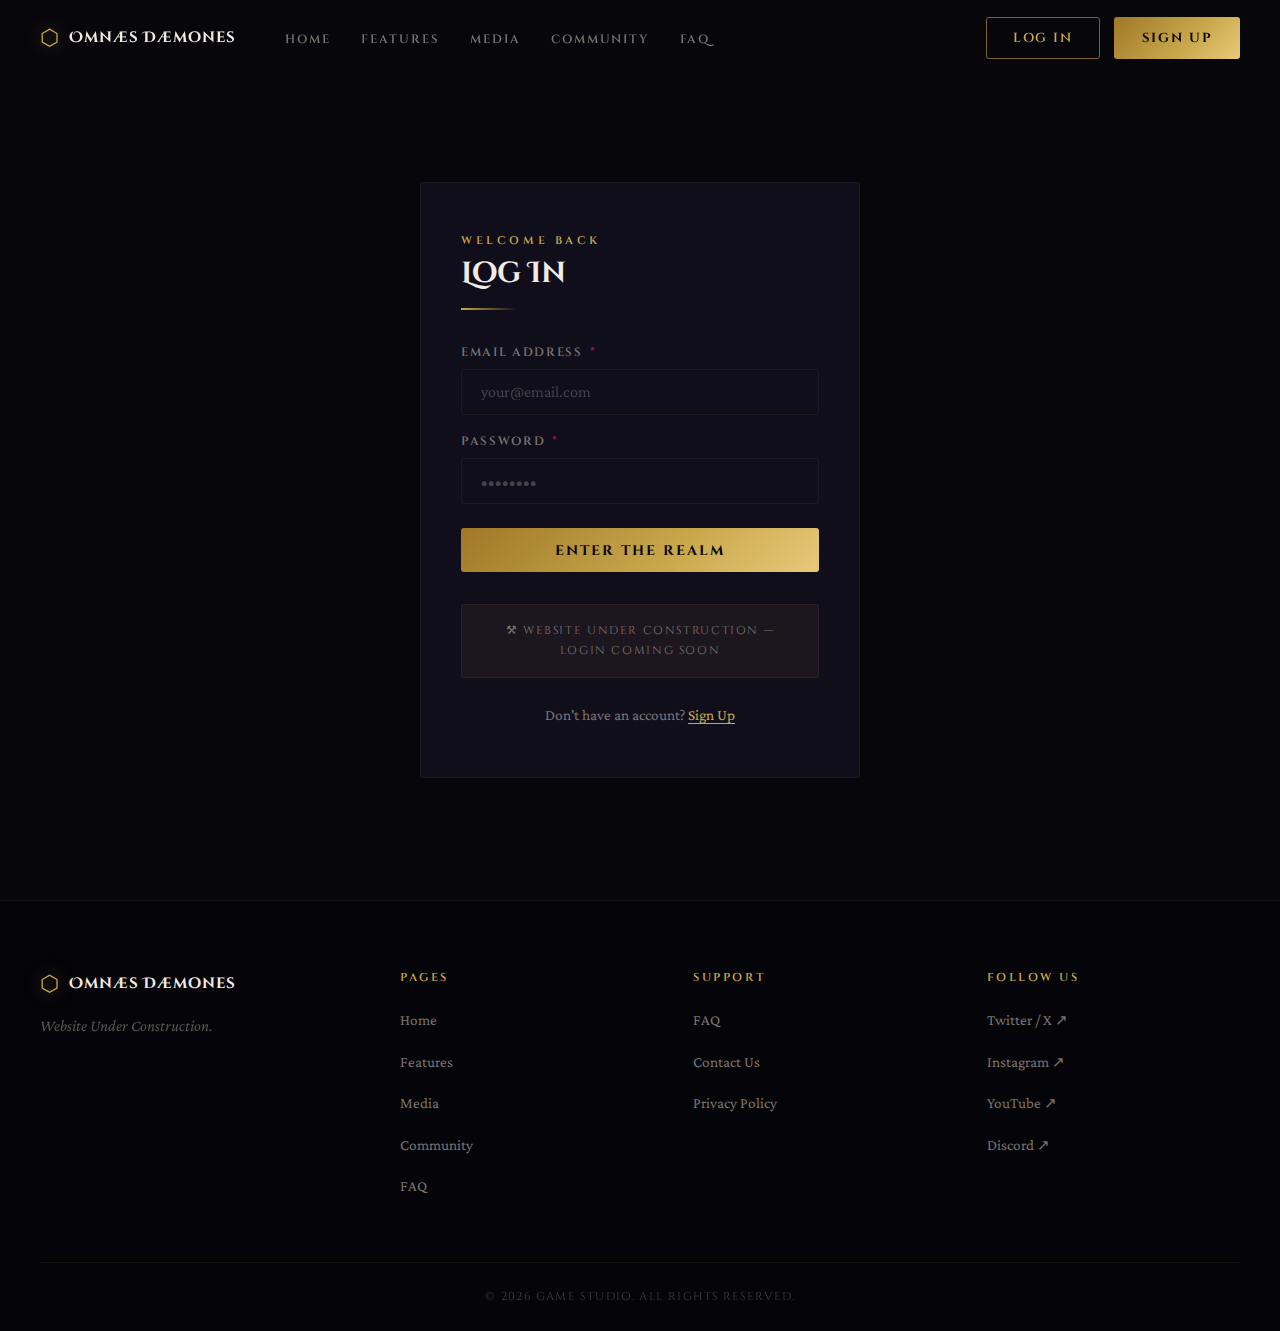
<file: login.html>
<!DOCTYPE html>
<html lang="en">
<head>
  <meta charset="UTF-8">
  <meta name="viewport" content="width=device-width, initial-scale=1.0">
  <meta name="description" content="Log in to your Omnæs Dæmones account.">
  <title>Log In — Omnæs Dæmones</title>
  <link rel="stylesheet" href="style.css">
  <link rel="preconnect" href="https://fonts.googleapis.com">
  <link rel="preconnect" href="https://fonts.gstatic.com" crossorigin>
  <link href="https://fonts.googleapis.com/css2?family=Cinzel+Decorative:wght@400;700;900&family=Cinzel:wght@400;600;700&family=Crimson+Pro:ital,wght@0,300;0,400;0,600;1,300;1,400&display=swap" rel="stylesheet">
  <style>
    .auth-wrapper {
      min-height: 100vh;
      display: flex;
      align-items: center;
      justify-content: center;
      padding: 120px 20px 60px;
    }
    .auth-card {
      background: var(--color-bg-card);
      border: 1px solid var(--color-border-dim);
      border-radius: var(--radius);
      padding: 3rem 2.5rem;
      width: 100%;
      max-width: 440px;
    }
    .auth-card .section-tag { margin-bottom: 0.4rem; }
    .auth-card .section-title { font-size: 1.8rem; margin-bottom: 0.3rem; }
    .auth-card .divider { margin: 1rem 0 2rem; }
    .auth-footer-text {
      font-size: 0.95rem;
      color: var(--color-text-dim);
      text-align: center;
      margin-top: 1.5rem;
    }
    .auth-footer-text a {
      color: var(--color-gold);
      text-decoration: underline;
      text-underline-offset: 3px;
    }
    .under-construction-notice {
      margin-top: 2rem;
      padding: 1rem 1.5rem;
      background: rgba(201,168,76,0.06);
      border: 1px solid var(--color-border-dim);
      border-radius: var(--radius);
      font-family: var(--font-heading);
      font-size: 0.72rem;
      letter-spacing: 0.14em;
      text-transform: uppercase;
      color: var(--color-text-dim);
      text-align: center;
    }
  </style>
</head>
<body>

  <a href="#main-content" class="skip-link">Skip to main content</a>

  <header id="site-header">
    <div class="header-inner">
      <a href="index.html" class="logo" aria-label="Omnæs Dæmones — Return to home">
        <span class="logo-emblem" aria-hidden="true">⬡</span>
        <span class="logo-text">Omnæs Dæmones</span>
      </a>
      <nav class="main-nav" aria-label="Main navigation">
        <ul>
          <li><a href="index.html" class="nav-link">Home</a></li>
          <li><a href="features.html" class="nav-link">Features</a></li>
          <li><a href="media.html" class="nav-link">Media</a></li>
          <li><a href="community.html" class="nav-link">Community</a></li>
          <li><a href="faq.html" class="nav-link">FAQ</a></li>
        </ul>
      </nav>
      <div class="header-controls">
        <a href="login.html" class="btn-ghost">Log In</a>
        <a href="signup.html" class="btn-primary">Sign Up</a>
      </div>
      <button class="mobile-menu-btn" id="mobile-menu-btn" aria-label="Open navigation menu" aria-expanded="false" aria-controls="mobile-nav">
        <span></span><span></span><span></span>
      </button>
    </div>
    <nav class="mobile-nav" id="mobile-nav" aria-label="Mobile navigation" aria-hidden="true">
      <ul>
        <li><a href="index.html">Home</a></li>
        <li><a href="features.html">Features</a></li>
        <li><a href="media.html">Media</a></li>
        <li><a href="community.html">Community</a></li>
        <li><a href="faq.html">FAQ</a></li>
      </ul>
      <div class="mobile-controls">
        <a href="login.html" class="btn-ghost">Log In</a>
        <a href="signup.html" class="btn-primary">Sign Up</a>
      </div>
    </nav>
  </header>

  <main id="main-content">
    <div class="auth-wrapper">
      <div class="auth-card">
        <p class="section-tag">Welcome Back</p>
        <h1 class="section-title">Log In</h1>
        <div class="divider" aria-hidden="true"></div>

        <form id="login-form" novalidate aria-label="Login form">
          <div class="form-group">
            <label for="login-email" class="form-label">Email Address <span class="req-mark">*</span></label>
            <input type="email" id="login-email" name="email" class="form-input"
              placeholder="your@email.com" autocomplete="email"
              required>
          </div>
          <div class="form-group" style="margin-top:1rem;">
            <label for="login-password" class="form-label">Password <span class="req-mark">*</span></label>
            <input type="password" id="login-password" name="password" class="form-input"
              placeholder="••••••••" autocomplete="current-password"
              required>
          </div>
          <div style="margin-top:1.5rem;">
            <button type="submit" class="btn-primary btn-large" style="width:100%;text-align:center;">
              Enter the Realm
            </button>
          </div>
        </form>

        <div class="under-construction-notice" aria-live="polite">
          ⚒ Website Under Construction — Login coming soon
        </div>

        <p class="auth-footer-text">
          Don't have an account? <a href="signup.html">Sign Up</a>
        </p>
      </div>
    </div>
  </main>

  <footer id="site-footer" aria-label="Site footer">
    <div class="footer-inner">
      <div class="footer-brand">
        <a href="index.html" class="logo" aria-label="Omnæs Dæmones home">
          <span class="logo-emblem" aria-hidden="true">⬡</span>
          <span class="logo-text">Omnæs Dæmones</span>
        </a>
        <p class="footer-tagline">Website Under Construction.</p>
      </div>
      <nav class="footer-nav" aria-label="Footer navigation">
        <div class="footer-col">
          <h3 class="footer-heading">Pages</h3>
          <ul>
            <li><a href="index.html">Home</a></li>
            <li><a href="features.html">Features</a></li>
            <li><a href="media.html">Media</a></li>
            <li><a href="community.html">Community</a></li>
            <li><a href="faq.html">FAQ</a></li>
          </ul>
        </div>
        <div class="footer-col">
          <h3 class="footer-heading">Support</h3>
          <ul>
            <li><a href="faq.html">FAQ</a></li>
            <li><a href="#">Contact Us</a></li>
            <li><a href="#">Privacy Policy</a></li>
          </ul>
        </div>
        <div class="footer-col">
          <h3 class="footer-heading">Follow Us</h3>
          <ul>
            <li><a href="https://twitter.com" target="_blank" rel="noopener noreferrer">Twitter / X ↗</a></li>
            <li><a href="https://instagram.com" target="_blank" rel="noopener noreferrer">Instagram ↗</a></li>
            <li><a href="https://youtube.com" target="_blank" rel="noopener noreferrer">YouTube ↗</a></li>
            <li><a href="https://discord.com" target="_blank" rel="noopener noreferrer">Discord ↗</a></li>
          </ul>
        </div>
      </nav>
    </div>
    <div class="footer-bottom">
      <p>&copy; 2026 Game Studio. All rights reserved.</p>
    </div>
  </footer>

  <script src="script.js"></script>
</body>
</html>
</file>
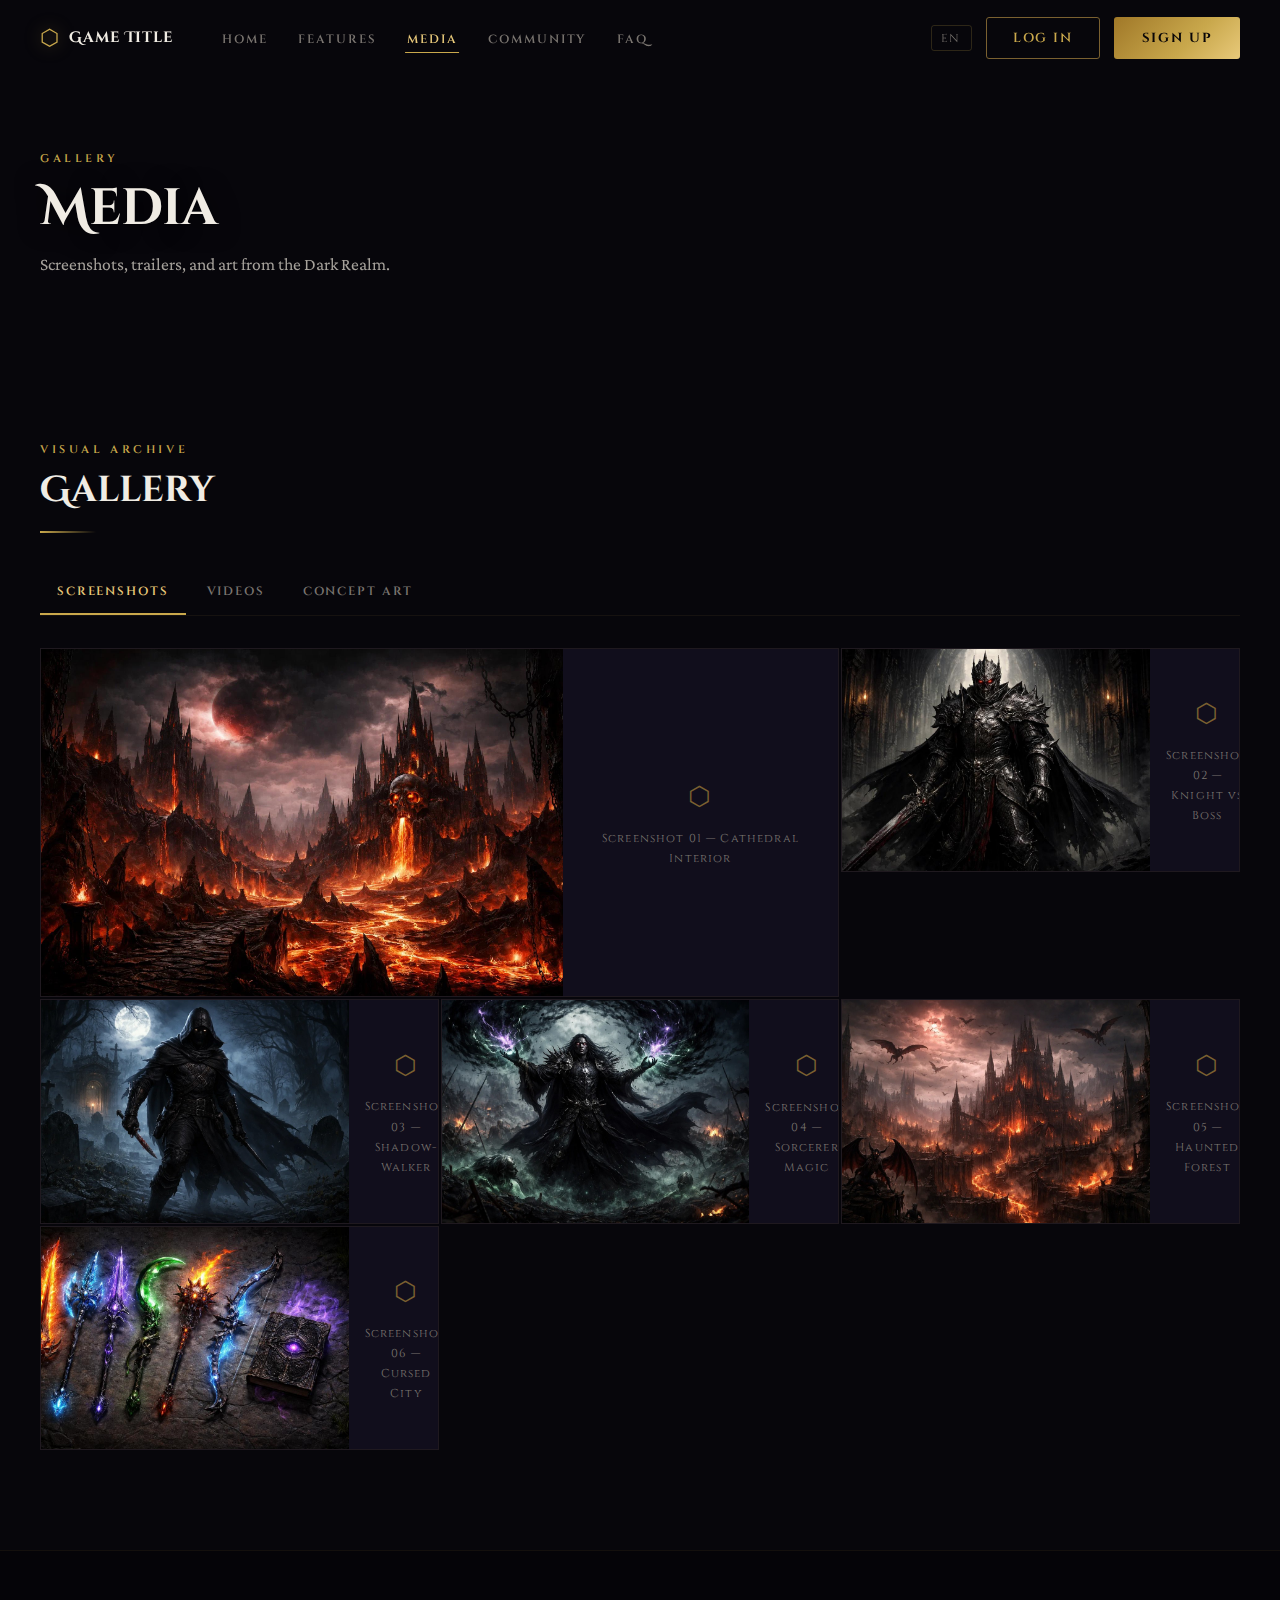
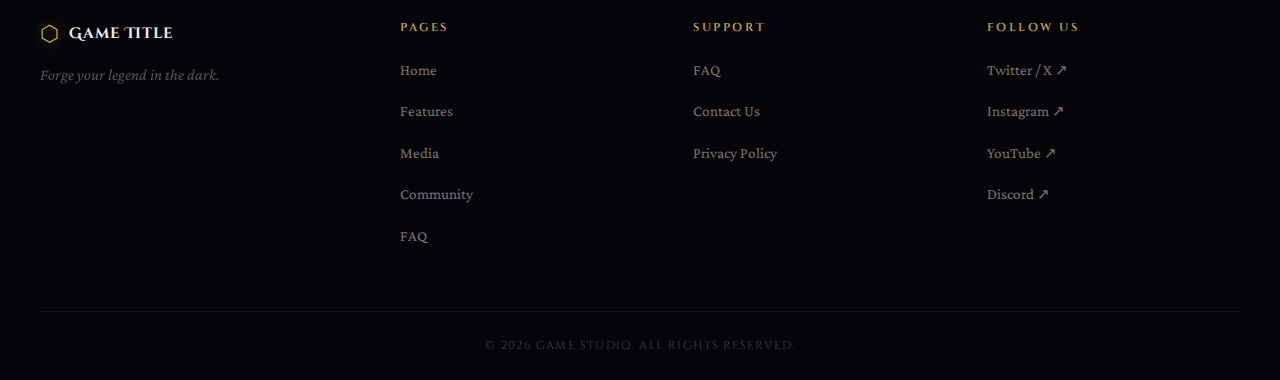
<file: Media.html>
<!DOCTYPE html>
<html lang="en">
<head>
  <meta charset="UTF-8">
  <meta name="viewport" content="width=device-width, initial-scale=1.0">
  <meta name="description" content="Game Title Media — screenshots, trailers, and art from the gothic fantasy dark RPG universe.">
  <title>Media — Game Title</title>
  <link rel="stylesheet" href="style.css">
  <link rel="preconnect" href="https://fonts.googleapis.com">
  <link rel="preconnect" href="https://fonts.gstatic.com" crossorigin>
  <link href="https://fonts.googleapis.com/css2?family=Cinzel+Decorative:wght@400;700;900&family=Cinzel:wght@400;600;700&family=Crimson+Pro:ital,wght@0,300;0,400;0,600;1,300;1,400&display=swap" rel="stylesheet">
  <style>
    /* Media gallery styles */
    .media-tabs {
      display: flex;
      gap: 4px;
      margin-bottom: 2rem;
      border-bottom: 1px solid var(--color-border-dim);
      padding-bottom: 0;
    }
    .media-tab {
      font-family: var(--font-heading);
      font-size: 0.75rem;
      font-weight: 600;
      letter-spacing: 0.16em;
      text-transform: uppercase;
      color: var(--color-text-dim);
      padding: 0.75em 1.4em;
      background: none;
      border: none;
      border-bottom: 2px solid transparent;
      cursor: pointer;
      transition: color var(--transition), border-color var(--transition);
      min-height: 46px;
    }
    .media-tab:hover { color: var(--color-gold-light); }
    .media-tab.active {
      color: var(--color-gold-light);
      border-bottom-color: var(--color-gold);
    }
    .media-panel { display: none; }
    .media-panel.active { display: block; }

    .media-masonry {
      display: grid;
      grid-template-columns: repeat(3, 1fr);
      gap: 2px;
    }
    .media-tile {
      background: var(--color-bg-card);
      border: 1px solid var(--color-border-dim);
      aspect-ratio: 16/9;
      display: flex;
      align-items: center;
      justify-content: center;
      overflow: hidden;
      position: relative;
      cursor: pointer;
      transition: border-color var(--transition);
    }
    .media-tile:hover { border-color: var(--color-border); }
    .media-tile:hover .media-tile-overlay { opacity: 1; }
    .media-tile--wide {
      grid-column: span 2;
      aspect-ratio: 16/7;
    }
    .media-tile--tall {
      grid-row: span 2;
      aspect-ratio: auto;
    }
    .media-tile img {
      width: 100%;
      height: 100%;
      object-fit: cover;
      transition: transform 0.4s ease;
    }
    .media-tile:hover img { transform: scale(1.03); }
    .media-tile-placeholder {
      display: flex;
      flex-direction: column;
      align-items: center;
      justify-content: center;
      gap: 8px;
      width: 100%;
      height: 100%;
      color: var(--color-text-dim);
      font-family: var(--font-heading);
      font-size: 0.72rem;
      letter-spacing: 0.1em;
      text-align: center;
      padding: 1rem;
      min-height: 120px;
    }
    .media-tile-placeholder span { font-size: 1.6rem; color: var(--color-gold-dim); }
    .media-tile-overlay {
      position: absolute;
      inset: 0;
      background: rgba(7,6,11,0.55);
      display: flex;
      align-items: center;
      justify-content: center;
      opacity: 0;
      transition: opacity var(--transition);
    }
    .media-tile-overlay span {
      font-family: var(--font-heading);
      font-size: 0.7rem;
      letter-spacing: 0.2em;
      text-transform: uppercase;
      color: var(--color-gold-light);
      border: 1px solid var(--color-gold-dim);
      padding: 0.5em 1.2em;
      border-radius: var(--radius);
    }
    .video-grid {
      display: grid;
      grid-template-columns: repeat(2, 1fr);
      gap: 2px;
    }
    .video-tile {
      background: var(--color-bg-card);
      border: 1px solid var(--color-border-dim);
      padding: 0;
      aspect-ratio: 16/9;
      display: flex;
      align-items: center;
      justify-content: center;
      position: relative;
      overflow: hidden;
    }
    .video-tile-inner {
      display: flex;
      flex-direction: column;
      align-items: center;
      justify-content: center;
      gap: 12px;
      width: 100%;
      height: 100%;
      padding: 2rem;
      text-align: center;
    }
    .play-btn {
      width: 56px;
      height: 56px;
      border-radius: 50%;
      background: rgba(201,168,76,0.15);
      border: 1px solid var(--color-gold-dim);
      display: flex;
      align-items: center;
      justify-content: center;
      font-size: 1.2rem;
      color: var(--color-gold);
      cursor: pointer;
      transition: background var(--transition), border-color var(--transition), transform var(--transition);
    }
    .play-btn:hover {
      background: rgba(201,168,76,0.28);
      border-color: var(--color-gold);
      transform: scale(1.08);
    }
    .video-label {
      font-family: var(--font-heading);
      font-size: 0.8rem;
      letter-spacing: 0.08em;
      color: var(--color-text-dim);
    }
    @media (max-width: 900px) {
      .media-masonry { grid-template-columns: repeat(2, 1fr); }
      .media-tile--wide { grid-column: span 2; }
    }
    @media (max-width: 580px) {
      .media-masonry { grid-template-columns: 1fr; }
      .media-tile--wide { grid-column: span 1; }
      .video-grid { grid-template-columns: 1fr; }
    }
  </style>
</head>
<body>

  <a href="#main-content" class="skip-link">Skip to main content</a>

  <header id="site-header">
    <div class="header-inner">
      <a href="index.html" class="logo" aria-label="Game Title — Return to home">
        <span class="logo-emblem" aria-hidden="true">⬡</span>
        <span class="logo-text">Game Title</span>
      </a>
      <nav class="main-nav" aria-label="Main navigation">
        <ul>
          <li><a href="index.html" class="nav-link">Home</a></li>
          <li><a href="features.html" class="nav-link">Features</a></li>
          <li><a href="media.html" class="nav-link active">Media</a></li>
          <li><a href="community.html" class="nav-link">Community</a></li>
          <li><a href="faq.html" class="nav-link">FAQ</a></li>
        </ul>
      </nav>
      <div class="header-controls">
        <label for="lang-desktop" class="sr-only">Select Language</label>
        <select id="lang-desktop" class="lang-select" aria-label="Select language">
          <option value="en">EN</option>
          <option value="es">ES</option>
          <option value="fr">FR</option>
          <option value="de">DE</option>
        </select>
        <a href="login.html" class="btn-ghost">Log In</a>
        <a href="signup.html" class="btn-primary">Sign Up</a>
      </div>
      <button class="mobile-menu-btn" id="mobile-menu-btn" aria-label="Open navigation menu" aria-expanded="false" aria-controls="mobile-nav">
        <span></span><span></span><span></span>
      </button>
    </div>
    <nav class="mobile-nav" id="mobile-nav" aria-label="Mobile navigation" aria-hidden="true">
      <ul>
        <li><a href="index.html">Home</a></li>
        <li><a href="features.html">Features</a></li>
        <li><a href="media.html">Media</a></li>
        <li><a href="community.html">Community</a></li>
        <li><a href="faq.html">FAQ</a></li>
      </ul>
      <div class="mobile-controls">
        <label for="lang-mobile" class="sr-only">Select Language</label>
        <select id="lang-mobile" class="lang-select">
          <option value="en">English</option>
          <option value="es">Español</option>
        </select>
        <a href="login.html" class="btn-ghost">Log In</a>
        <a href="signup.html" class="btn-primary">Sign Up</a>
      </div>
    </nav>
  </header>

  <main id="main-content">

    <section class="page-hero" aria-labelledby="media-hero-heading">
      <div class="page-hero-overlay" aria-hidden="true"></div>
      <div class="page-hero-inner">
        <p class="section-tag">Gallery</p>
        <h1 class="page-hero-title" id="media-hero-heading">Media</h1>
        <p class="page-hero-sub">Screenshots, trailers, and art from the Dark Realm.</p>
      </div>
    </section>

    <section class="section-block" aria-labelledby="gallery-heading">
      <div class="section-inner">
        <p class="section-tag">Visual Archive</p>
        <h2 class="section-title" id="gallery-heading">Gallery</h2>
        <div class="divider" aria-hidden="true"></div>

        <!-- Tabs -->
        <div class="media-tabs" role="tablist" aria-label="Media categories">
          <button class="media-tab active" role="tab" aria-selected="true" aria-controls="panel-screenshots" id="tab-screenshots">Screenshots</button>
          <button class="media-tab" role="tab" aria-selected="false" aria-controls="panel-videos" id="tab-videos">Videos</button>
          <button class="media-tab" role="tab" aria-selected="false" aria-controls="panel-art" id="tab-art">Concept Art</button>
        </div>

        <!-- Screenshots panel -->
        <div class="media-panel active" id="panel-screenshots" role="tabpanel" aria-labelledby="tab-screenshots">
          <div class="media-masonry">
            <div class="media-tile media-tile--wide">
              <!-- Replace src with your actual screenshot -->
              <img src="images/screenshot-1.jpg" alt="Game Title — gothic cathedral dungeon interior with glowing runes and torchlight" onerror="this.style.display='none'">
              <div class="media-tile-placeholder" aria-hidden="true"><span>⬡</span>Screenshot 01 — Cathedral Interior</div>
              <div class="media-tile-overlay" aria-hidden="true"><span>View</span></div>
            </div>
            <div class="media-tile">
              <img src="images/screenshot-2.jpg" alt="Game Title — Knight class character in heavy gothic plate armor facing a giant undead boss" onerror="this.style.display='none'">
              <div class="media-tile-placeholder" aria-hidden="true"><span>⬡</span>Screenshot 02 — Knight vs Boss</div>
              <div class="media-tile-overlay" aria-hidden="true"><span>View</span></div>
            </div>
            <div class="media-tile">
              <img src="images/screenshot-3.jpg" alt="Game Title — Shadow-Walker class using stealth abilities in a moonlit graveyard" onerror="this.style.display='none'">
              <div class="media-tile-placeholder" aria-hidden="true"><span>⬡</span>Screenshot 03 — Shadow-Walker</div>
              <div class="media-tile-overlay" aria-hidden="true"><span>View</span></div>
            </div>
            <div class="media-tile">
              <img src="images/screenshot-4.jpg" alt="Game Title — Sorcerer class casting a massive dark magic spell in an open battlefield" onerror="this.style.display='none'">
              <div class="media-tile-placeholder" aria-hidden="true"><span>⬡</span>Screenshot 04 — Sorcerer Magic</div>
              <div class="media-tile-overlay" aria-hidden="true"><span>View</span></div>
            </div>
            <div class="media-tile">
              <img src="images/screenshot-5.jpg" alt="Game Title — haunted forest landscape with mist and decaying trees at dusk" onerror="this.style.display='none'">
              <div class="media-tile-placeholder" aria-hidden="true"><span>⬡</span>Screenshot 05 — Haunted Forest</div>
              <div class="media-tile-overlay" aria-hidden="true"><span>View</span></div>
            </div>
            <div class="media-tile">
              <img src="images/screenshot-6.jpg" alt="Game Title — cursed city skyline at night with gothic spires and crimson moon" onerror="this.style.display='none'">
              <div class="media-tile-placeholder" aria-hidden="true"><span>⬡</span>Screenshot 06 — Cursed City</div>
              <div class="media-tile-overlay" aria-hidden="true"><span>View</span></div>
            </div>
          </div>
        </div>

        <!-- Videos panel -->
        <div class="media-panel" id="panel-videos" role="tabpanel" aria-labelledby="tab-videos">
          <div class="video-grid">
            <div class="video-tile">
              <div class="video-tile-inner">
                <div class="play-btn" role="button" tabindex="0" aria-label="Play Official Announcement Trailer">▶</div>
                <p class="video-label">Official Announcement Trailer</p>
              </div>
            </div>
            <div class="video-tile">
              <div class="video-tile-inner">
                <div class="play-btn" role="button" tabindex="0" aria-label="Play Gameplay Reveal">▶</div>
                <p class="video-label">Gameplay Reveal — Combat System</p>
              </div>
            </div>
            <div class="video-tile">
              <div class="video-tile-inner">
                <div class="play-btn" role="button" tabindex="0" aria-label="Play Developer Diary Episode 1">▶</div>
                <p class="video-label">Developer Diary — Episode 1</p>
              </div>
            </div>
            <div class="video-tile">
              <div class="video-tile-inner">
                <div class="play-btn" role="button" tabindex="0" aria-label="Play Class Spotlight: The Knight">▶</div>
                <p class="video-label">Class Spotlight — The Knight</p>
              </div>
            </div>
          </div>
          <p style="margin-top:1.5rem; font-family:var(--font-heading); font-size:0.78rem; letter-spacing:0.1em; color:var(--color-text-dim); text-align:center;">
            More videos on our <a href="https://youtube.com" target="_blank" rel="noopener noreferrer" style="color:var(--color-gold);" aria-label="YouTube channel — opens in new tab">YouTube channel ↗</a>
          </p>
        </div>

        <!-- Concept Art panel -->
        <div class="media-panel" id="panel-art" role="tabpanel" aria-labelledby="tab-art">
          <div class="media-masonry">
            <div class="media-tile">
              <img src="images/art-1.jpg" alt="Game Title concept art — detailed pencil and ink illustration of the Knight class character design" onerror="this.style.display='none'">
              <div class="media-tile-placeholder" aria-hidden="true"><span>⬡</span>Concept Art — Knight Design</div>
              <div class="media-tile-overlay" aria-hidden="true"><span>View</span></div>
            </div>
            <div class="media-tile">
              <img src="images/art-2.jpg" alt="Game Title concept art — architectural sketches of the cathedral dungeon environment" onerror="this.style.display='none'">
              <div class="media-tile-placeholder" aria-hidden="true"><span>⬡</span>Concept Art — Cathedral Sketches</div>
              <div class="media-tile-overlay" aria-hidden="true"><span>View</span></div>
            </div>
            <div class="media-tile">
              <img src="images/art-3.jpg" alt="Game Title concept art — color study of the cursed city with red moonlight and gothic spires" onerror="this.style.display='none'">
              <div class="media-tile-placeholder" aria-hidden="true"><span>⬡</span>Concept Art — Cursed City Color Study</div>
              <div class="media-tile-overlay" aria-hidden="true"><span>View</span></div>
            </div>
          </div>
        </div>

      </div>
    </section>

  </main>

  <footer id="site-footer" aria-label="Site footer">
    <div class="footer-inner">
      <div class="footer-brand">
        <a href="index.html" class="logo" aria-label="Game Title home">
          <span class="logo-emblem" aria-hidden="true">⬡</span>
          <span class="logo-text">Game Title</span>
        </a>
        <p class="footer-tagline">Forge your legend in the dark.</p>
      </div>
      <nav class="footer-nav" aria-label="Footer navigation">
        <div class="footer-col">
          <h4 class="footer-heading">Pages</h4>
          <ul>
            <li><a href="index.html">Home</a></li>
            <li><a href="features.html">Features</a></li>
            <li><a href="media.html">Media</a></li>
            <li><a href="community.html">Community</a></li>
            <li><a href="faq.html">FAQ</a></li>
          </ul>
        </div>
        <div class="footer-col">
          <h4 class="footer-heading">Support</h4>
          <ul>
            <li><a href="faq.html">FAQ</a></li>
            <li><a href="#">Contact Us</a></li>
            <li><a href="#">Privacy Policy</a></li>
          </ul>
        </div>
        <div class="footer-col">
          <h4 class="footer-heading">Follow Us</h4>
          <ul>
            <li><a href="https://twitter.com" target="_blank" rel="noopener noreferrer">Twitter / X ↗</a></li>
            <li><a href="https://instagram.com" target="_blank" rel="noopener noreferrer">Instagram ↗</a></li>
            <li><a href="https://youtube.com" target="_blank" rel="noopener noreferrer">YouTube ↗</a></li>
            <li><a href="https://discord.com" target="_blank" rel="noopener noreferrer">Discord ↗</a></li>
          </ul>
        </div>
      </nav>
    </div>
    <div class="footer-bottom">
      <p>&copy; 2026 Game Studio. All rights reserved.</p>
    </div>
  </footer>

  <script src="script.js"></script>
  <script>
    // Media tabs JS (page-specific, could also live in script.js)
    document.addEventListener('DOMContentLoaded', () => {
      const tabs = document.querySelectorAll('.media-tab');
      const panels = document.querySelectorAll('.media-panel');
      tabs.forEach(tab => {
        tab.addEventListener('click', () => {
          tabs.forEach(t => { t.classList.remove('active'); t.setAttribute('aria-selected','false'); });
          panels.forEach(p => p.classList.remove('active'));
          tab.classList.add('active');
          tab.setAttribute('aria-selected','true');
          const target = document.getElementById(tab.getAttribute('aria-controls'));
          if (target) target.classList.add('active');
        });
        // Keyboard support
        tab.addEventListener('keydown', (e) => {
          let idx = [...tabs].indexOf(tab);
          if (e.key === 'ArrowRight') { e.preventDefault(); tabs[(idx+1) % tabs.length].click(); tabs[(idx+1) % tabs.length].focus(); }
          if (e.key === 'ArrowLeft')  { e.preventDefault(); tabs[(idx-1+tabs.length) % tabs.length].click(); tabs[(idx-1+tabs.length) % tabs.length].focus(); }
        });
      });
    });
  </script>
</body>
</html>
</file>
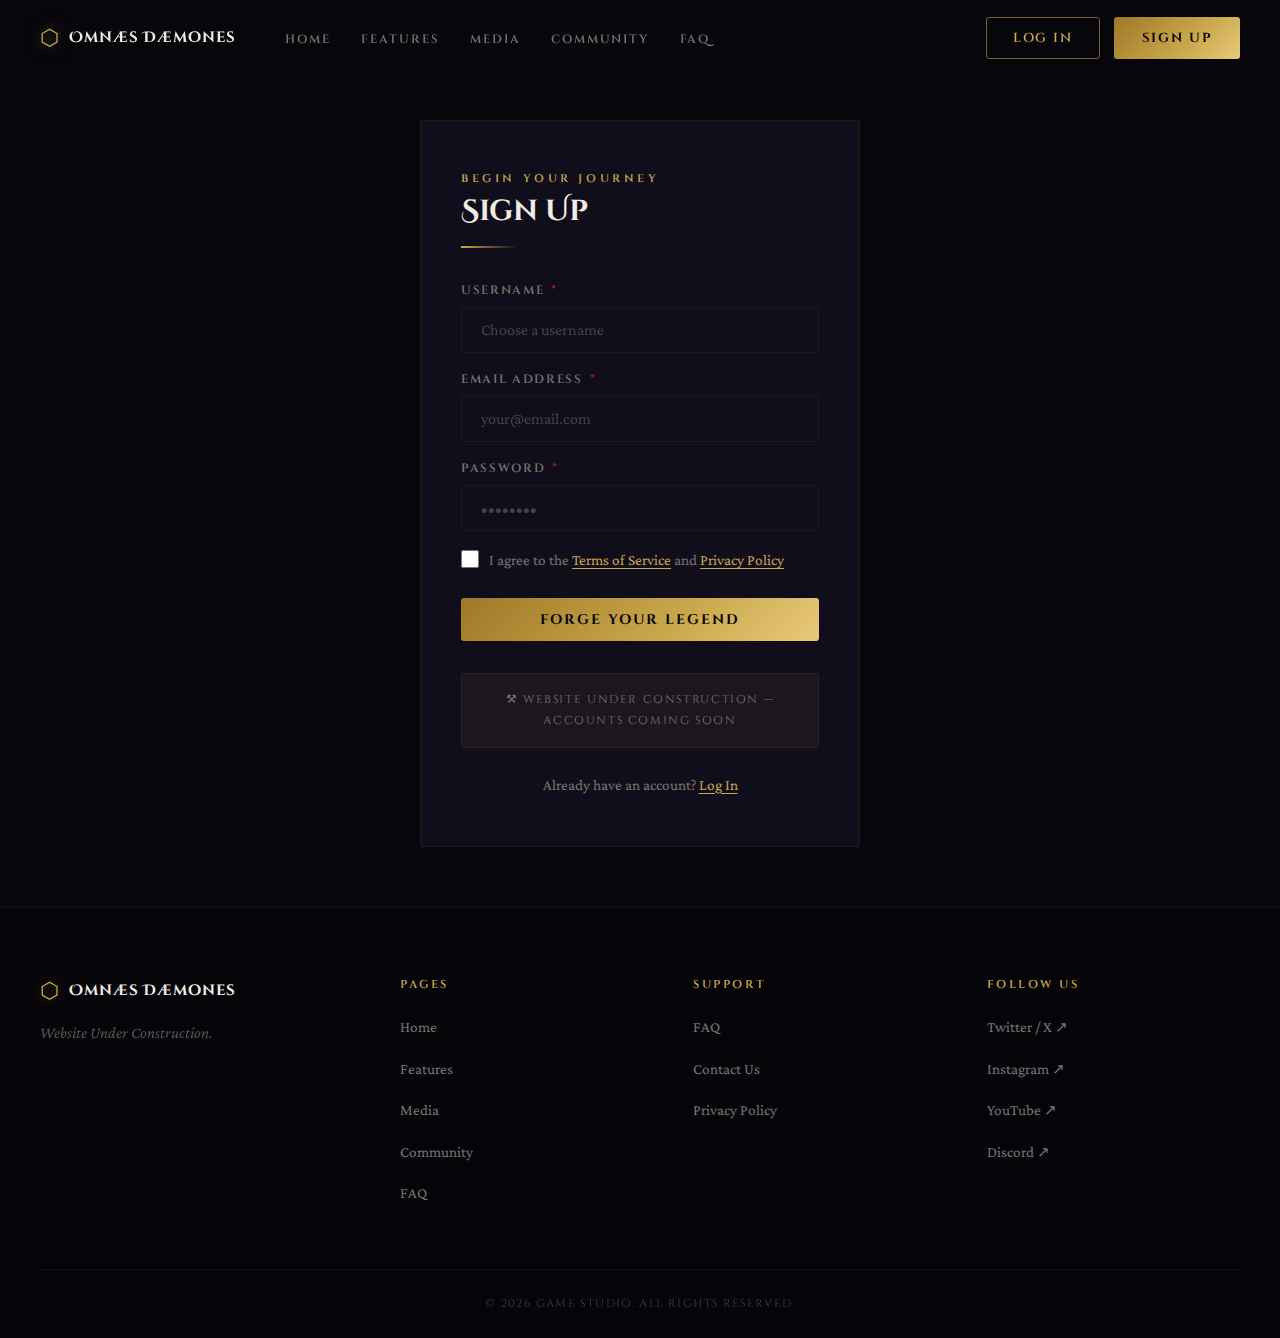
<file: signup.html>
<!DOCTYPE html>
<html lang="en">
<head>
  <meta charset="UTF-8">
  <meta name="viewport" content="width=device-width, initial-scale=1.0">
  <meta name="description" content="Create your Omnæs Dæmones account and begin your journey.">
  <title>Sign Up — Omnæs Dæmones</title>
  <link rel="stylesheet" href="style.css">
  <link rel="preconnect" href="https://fonts.googleapis.com">
  <link rel="preconnect" href="https://fonts.gstatic.com" crossorigin>
  <link href="https://fonts.googleapis.com/css2?family=Cinzel+Decorative:wght@400;700;900&family=Cinzel:wght@400;600;700&family=Crimson+Pro:ital,wght@0,300;0,400;0,600;1,300;1,400&display=swap" rel="stylesheet">
  <style>
    .auth-wrapper {
      min-height: 100vh;
      display: flex;
      align-items: center;
      justify-content: center;
      padding: 120px 20px 60px;
    }
    .auth-card {
      background: var(--color-bg-card);
      border: 1px solid var(--color-border-dim);
      border-radius: var(--radius);
      padding: 3rem 2.5rem;
      width: 100%;
      max-width: 440px;
    }
    .auth-card .section-tag { margin-bottom: 0.4rem; }
    .auth-card .section-title { font-size: 1.8rem; margin-bottom: 0.3rem; }
    .auth-card .divider { margin: 1rem 0 2rem; }
    .auth-footer-text {
      font-size: 0.95rem;
      color: var(--color-text-dim);
      text-align: center;
      margin-top: 1.5rem;
    }
    .auth-footer-text a {
      color: var(--color-gold);
      text-decoration: underline;
      text-underline-offset: 3px;
    }
    .under-construction-notice {
      margin-top: 2rem;
      padding: 1rem 1.5rem;
      background: rgba(201,168,76,0.06);
      border: 1px solid var(--color-border-dim);
      border-radius: var(--radius);
      font-family: var(--font-heading);
      font-size: 0.72rem;
      letter-spacing: 0.14em;
      text-transform: uppercase;
      color: var(--color-text-dim);
      text-align: center;
    }
  </style>
</head>
<body>

  <a href="#main-content" class="skip-link">Skip to main content</a>

  <header id="site-header">
    <div class="header-inner">
      <a href="index.html" class="logo" aria-label="Omnæs Dæmones — Return to home">
        <span class="logo-emblem" aria-hidden="true">⬡</span>
        <span class="logo-text">Omnæs Dæmones</span>
      </a>
      <nav class="main-nav" aria-label="Main navigation">
        <ul>
          <li><a href="index.html" class="nav-link">Home</a></li>
          <li><a href="features.html" class="nav-link">Features</a></li>
          <li><a href="media.html" class="nav-link">Media</a></li>
          <li><a href="community.html" class="nav-link">Community</a></li>
          <li><a href="faq.html" class="nav-link">FAQ</a></li>
        </ul>
      </nav>
      <div class="header-controls">
        <a href="login.html" class="btn-ghost">Log In</a>
        <a href="signup.html" class="btn-primary">Sign Up</a>
      </div>
      <button class="mobile-menu-btn" id="mobile-menu-btn" aria-label="Open navigation menu" aria-expanded="false" aria-controls="mobile-nav">
        <span></span><span></span><span></span>
      </button>
    </div>
    <nav class="mobile-nav" id="mobile-nav" aria-label="Mobile navigation" aria-hidden="true">
      <ul>
        <li><a href="index.html">Home</a></li>
        <li><a href="features.html">Features</a></li>
        <li><a href="media.html">Media</a></li>
        <li><a href="community.html">Community</a></li>
        <li><a href="faq.html">FAQ</a></li>
      </ul>
      <div class="mobile-controls">
        <a href="login.html" class="btn-ghost">Log In</a>
        <a href="signup.html" class="btn-primary">Sign Up</a>
      </div>
    </nav>
  </header>

  <main id="main-content">
    <div class="auth-wrapper">
      <div class="auth-card">
        <p class="section-tag">Begin Your Journey</p>
        <h1 class="section-title">Sign Up</h1>
        <div class="divider" aria-hidden="true"></div>

        <form id="signup-form" novalidate aria-label="Sign up form">
          <div class="form-group">
            <label for="signup-name" class="form-label">Username <span class="req-mark" aria-label="required">*</span></label>
            <input type="text" id="signup-name" name="username" class="form-input"
              placeholder="Choose a username" autocomplete="username"
              aria-required="true" required>
          </div>
          <div class="form-group" style="margin-top:1rem;">
            <label for="signup-email" class="form-label">Email Address <span class="req-mark" aria-label="required">*</span></label>
            <input type="email" id="signup-email" name="email" class="form-input"
              placeholder="your@email.com" autocomplete="email"
              aria-required="true" required>
          </div>
          <div class="form-group" style="margin-top:1rem;">
            <label for="signup-password" class="form-label">Password <span class="req-mark" aria-label="required">*</span></label>
            <input type="password" id="signup-password" name="password" class="form-input"
              placeholder="••••••••" autocomplete="new-password"
              aria-required="true" required>
          </div>
          <div class="form-group form-check-group" style="margin-top:1rem;">
            <input type="checkbox" id="signup-consent" name="consent" class="form-checkbox" aria-required="true">
            <label for="signup-consent" class="check-label">
              I agree to the <a href="#">Terms of Service</a> and <a href="#">Privacy Policy</a>
            </label>
          </div>
          <div style="margin-top:1.5rem;">
            <button type="submit" class="btn-primary btn-large" style="width:100%;text-align:center;">
              Forge Your Legend
            </button>
          </div>
        </form>

        <div class="under-construction-notice" aria-live="polite">
          ⚒ Website Under Construction — Accounts coming soon
        </div>

        <p class="auth-footer-text">
          Already have an account? <a href="login.html">Log In</a>
        </p>
      </div>
    </div>
  </main>

  <footer id="site-footer" aria-label="Site footer">
    <div class="footer-inner">
      <div class="footer-brand">
        <a href="index.html" class="logo" aria-label="Omnæs Dæmones home">
          <span class="logo-emblem" aria-hidden="true">⬡</span>
          <span class="logo-text">Omnæs Dæmones</span>
        </a>
        <p class="footer-tagline">Website Under Construction.</p>
      </div>
      <nav class="footer-nav" aria-label="Footer navigation">
        <div class="footer-col">
          <h4 class="footer-heading">Pages</h4>
          <ul>
            <li><a href="index.html">Home</a></li>
            <li><a href="features.html">Features</a></li>
            <li><a href="media.html">Media</a></li>
            <li><a href="community.html">Community</a></li>
            <li><a href="faq.html">FAQ</a></li>
          </ul>
        </div>
        <div class="footer-col">
          <h4 class="footer-heading">Support</h4>
          <ul>
            <li><a href="faq.html">FAQ</a></li>
            <li><a href="#">Contact Us</a></li>
            <li><a href="#">Privacy Policy</a></li>
          </ul>
        </div>
        <div class="footer-col">
          <h4 class="footer-heading">Follow Us</h4>
          <ul>
            <li><a href="https://twitter.com" target="_blank" rel="noopener noreferrer">Twitter / X ↗</a></li>
            <li><a href="https://instagram.com" target="_blank" rel="noopener noreferrer">Instagram ↗</a></li>
            <li><a href="https://youtube.com" target="_blank" rel="noopener noreferrer">YouTube ↗</a></li>
            <li><a href="https://discord.com" target="_blank" rel="noopener noreferrer">Discord ↗</a></li>
          </ul>
        </div>
      </nav>
    </div>
    <div class="footer-bottom">
      <p>&copy; 2026 Game Studio. All rights reserved.</p>
    </div>
  </footer>

  <script src="script.js"></script>
</body>
</html>
</file>
<file: style.css>
/* ============================================================
   Omnæs Dæmones — style.css
   Single external CSS file — controls all site styling
   ============================================================ */

/* ---- Google Fonts: Cinzel Decorative (display), Cinzel (UI/headings), Crimson Pro (body) ---- */

/* ============================================================
   CSS CUSTOM PROPERTIES
   ============================================================ */
:root {
  --color-bg:          #07060b;
  --color-bg-mid:      #0d0b14;
  --color-bg-dark:     #050408;
  --color-bg-card:     #110e1c;
  --color-bg-card2:    #181428;
  --color-surface:     #1d1930;
  --color-gold:        #c9a84c;
  --color-gold-light:  #e8c97a;
  --color-gold-dim:    #7a6030;
  --color-gold-glow:   rgba(201,168,76,0.18);
  --color-crimson:     #8b1a2e;
  --color-crimson-lit: #b8243f;
  --color-text:        #cec9c0;
  --color-text-dim:    #7a7570;
  --color-text-bright: #f0ece4;
  --color-border:      rgba(201,168,76,0.2);
  --color-border-dim:  rgba(201,168,76,0.08);
  --header-h:          76px;
  --font-display:      'Cinzel Decorative', Georgia, serif;
  --font-heading:      'Cinzel', Georgia, serif;
  --font-body:         'Crimson Pro', Georgia, serif;
  --max-w:             1320px;
  --section-pad:       100px 40px;
  --radius:            3px;
  --transition:        0.22s ease;
  --shadow-gold:       0 0 40px rgba(201,168,76,0.1);
  --shadow-card:       0 8px 48px rgba(0,0,0,0.7);
}

/* ============================================================
   RESET & BASE
   ============================================================ */
*, *::before, *::after {
  margin: 0;
  padding: 0;
  box-sizing: border-box;
}

html {
  scroll-behavior: smooth;
  font-size: 16px;
  -webkit-text-size-adjust: 100%;
}

body {
  font-family: var(--font-body);
  font-size: 1.125rem;
  line-height: 1.75;
  background-color: var(--color-bg);
  color: var(--color-text);
  overflow-x: hidden;
  background-image: url('images/hero-bg.jpg');
  background-attachment: fixed;
  background-size: cover;
  background-position: center center;
}

img, picture, video, canvas, svg {
  display: block;
  max-width: 100%;
}

a {
  color: inherit;
  text-decoration: none;
}

ul, ol { list-style: none; }

h1, h2, h3, h4, h5, h6 {
  font-family: var(--font-heading);
  color: var(--color-text-bright);
  line-height: 1.2;
}

/* Screen reader only utility */
.sr-only {
  position: absolute;
  width: 1px;
  height: 1px;
  padding: 0;
  margin: -1px;
  overflow: hidden;
  clip: rect(0,0,0,0);
  white-space: nowrap;
  border: 0;
}

/* Skip link for keyboard accessibility */
.skip-link {
  position: absolute;
  top: -100%;
  left: 20px;
  z-index: 9999;
  padding: 0.75em 1.5em;
  background: var(--color-gold);
  color: #000;
  font-family: var(--font-heading);
  font-size: 0.85rem;
  font-weight: 700;
  letter-spacing: 0.1em;
  text-transform: uppercase;
  border-radius: var(--radius);
  transition: top 0.2s;
}
.skip-link:focus { top: 20px; }

/* Focus styles for keyboard nav */
:focus-visible {
  outline: 2px solid var(--color-gold);
  outline-offset: 3px;
  border-radius: var(--radius);
}

/* ============================================================
   TYPOGRAPHY HELPERS
   ============================================================ */
.section-tag {
  font-family: var(--font-heading);
  font-size: 0.7rem;
  font-weight: 600;
  letter-spacing: 0.32em;
  text-transform: uppercase;
  color: var(--color-gold);
  margin-bottom: 0.6rem;
}

.section-title {
  font-family: var(--font-display);
  font-size: clamp(1.5rem, 2.8vw, 2.4rem);
  color: var(--color-text-bright);
  margin-bottom: 0.4rem;
}

.divider {
  width: 56px;
  height: 2px;
  background: linear-gradient(90deg, var(--color-gold), transparent);
  margin: 1.2rem 0 2.2rem;
}

.body-text {
  font-size: 1.125rem;
  line-height: 1.8;
  color: var(--color-text);
  margin-bottom: 1.2rem;
  max-width: 62ch;
}

.section-cta {
  margin-top: 3rem;
  text-align: center;
}

/* ============================================================
   BUTTONS
   ============================================================ */
.btn-primary {
  display: inline-block;
  padding: 0.72em 2.1em;
  background: linear-gradient(135deg, #a07828, var(--color-gold) 60%, #e8c97a);
  color: #080507;
  font-family: var(--font-heading);
  font-size: 0.82rem;
  font-weight: 700;
  letter-spacing: 0.14em;
  text-transform: uppercase;
  border: none;
  border-radius: var(--radius);
  cursor: pointer;
  transition: transform var(--transition), box-shadow var(--transition), filter var(--transition);
  position: relative;
  overflow: hidden;
}
.btn-primary::before {
  content: '';
  position: absolute;
  inset: 0;
  background: linear-gradient(135deg, rgba(255,255,255,0.18), transparent 60%);
  opacity: 0;
  transition: opacity var(--transition);
}
.btn-primary:hover {
  transform: translateY(-2px);
  box-shadow: 0 8px 28px rgba(201,168,76,0.4);
  filter: brightness(1.08);
}
.btn-primary:hover::before { opacity: 1; }
.btn-primary:active { transform: translateY(0); }

.btn-ghost {
  display: inline-block;
  padding: 0.68em 2em;
  background: transparent;
  color: var(--color-gold);
  font-family: var(--font-heading);
  font-size: 0.82rem;
  font-weight: 600;
  letter-spacing: 0.14em;
  text-transform: uppercase;
  border: 1px solid var(--color-gold-dim);
  border-radius: var(--radius);
  cursor: pointer;
  transition: all var(--transition);
}
.btn-ghost:hover {
  border-color: var(--color-gold);
  color: var(--color-gold-light);
  background: rgba(201,168,76,0.07);
  transform: translateY(-2px);
}

.btn-large {
  padding: 0.88em 2.8em;
  font-size: 0.88rem;
}

/* ============================================================
   HEADER
   ============================================================ */
#site-header {
  position: fixed;
  top: 0;
  left: 0;
  right: 0;
  z-index: 1000;
  background: transparent;
  backdrop-filter: blur(0px);
  border-bottom: 1px solid transparent;
  transition: background 0.4s ease, backdrop-filter 0.4s ease, border-color 0.4s ease;
}
#site-header.scrolled {
  background: rgba(7,6,11,0.94);
  backdrop-filter: blur(20px);
  border-bottom-color: var(--color-border-dim);
}

.header-inner {
  max-width: var(--max-w);
  margin: 0 auto;
  height: var(--header-h);
  padding: 0 40px;
  display: flex;
  align-items: center;
  gap: 36px;
}

/* Logo */
.logo {
  display: flex;
  align-items: center;
  gap: 10px;
  flex-shrink: 0;
  text-decoration: none;
}
.logo-emblem {
  font-size: 1.4rem;
  color: var(--color-gold);
  filter: drop-shadow(0 0 8px rgba(201,168,76,0.55));
  line-height: 1;
}
.logo-text {
  font-family: var(--font-display);
  font-size: 0.95rem;
  font-weight: 700;
  color: var(--color-text-bright);
  letter-spacing: 0.06em;
  white-space: nowrap;
}

/* Main nav */
.main-nav { flex: 1; }
.main-nav ul {
  display: flex;
  align-items: center;
  gap: 4px;
}
.nav-link {
  font-family: var(--font-heading);
  font-size: 0.75rem;
  font-weight: 600;
  letter-spacing: 0.16em;
  text-transform: uppercase;
  color: var(--color-text-dim);
  padding: 0.5em 1.1em;
  border-radius: var(--radius);
  transition: color var(--transition);
  position: relative;
}
.nav-link::after {
  content: '';
  position: absolute;
  bottom: 0;
  left: 50%;
  transform: translateX(-50%) scaleX(0);
  width: 70%;
  height: 1px;
  background: var(--color-gold);
  transition: transform var(--transition);
  transform-origin: center;
}
.nav-link:hover,
.nav-link.active { color: var(--color-gold-light); }
.nav-link:hover::after,
.nav-link.active::after { transform: translateX(-50%) scaleX(1); }

/* Header controls */
.header-controls {
  display: flex;
  align-items: center;
  gap: 14px;
  flex-shrink: 0;
}

.lang-select {
  appearance: none;
  -webkit-appearance: none;
  background: transparent;
  border: 1px solid var(--color-border);
  color: var(--color-text-dim);
  font-family: var(--font-heading);
  font-size: 0.72rem;
  letter-spacing: 0.1em;
  padding: 0.42em 0.8em;
  border-radius: var(--radius);
  cursor: pointer;
  outline: none;
  transition: border-color var(--transition), color var(--transition);
}
.lang-select option {
  background: var(--color-bg-card);
  color: var(--color-text);
}
.lang-select:hover, .lang-select:focus {
  border-color: var(--color-gold);
  color: var(--color-gold-light);
}

/* Mobile menu button — min 46px touch target */
.mobile-menu-btn {
  display: none;
  flex-direction: column;
  justify-content: center;
  align-items: flex-end;
  gap: 5px;
  background: none;
  border: none;
  cursor: pointer;
  padding: 10px;
  min-width: 46px;
  min-height: 46px;
  margin-left: auto;
}
.mobile-menu-btn span {
  display: block;
  height: 1.5px;
  background: var(--color-gold);
  border-radius: 2px;
  transition: all var(--transition);
}
.mobile-menu-btn span:nth-child(1) { width: 24px; }
.mobile-menu-btn span:nth-child(2) { width: 18px; }
.mobile-menu-btn span:nth-child(3) { width: 24px; }
.mobile-menu-btn.open span:nth-child(1) { transform: translateY(6.5px) rotate(45deg); width: 24px; }
.mobile-menu-btn.open span:nth-child(2) { opacity: 0; width: 0; }
.mobile-menu-btn.open span:nth-child(3) { transform: translateY(-6.5px) rotate(-45deg); width: 24px; }

/* Mobile nav */
.mobile-nav {
  display: none;
  flex-direction: column;
  background: rgba(7,6,11,0.98);
  border-top: 1px solid var(--color-border-dim);
  padding: 20px 40px 32px;
  opacity: 0;
  transform: translateY(-6px);
  pointer-events: none;
  transition: opacity var(--transition), transform var(--transition);
}
.mobile-nav.open {
  display: flex;
  opacity: 1;
  transform: translateY(0);
  pointer-events: all;
}
.mobile-nav ul {
  display: flex;
  flex-direction: column;
  margin-bottom: 20px;
}
.mobile-nav ul li a {
  display: block;
  font-family: var(--font-heading);
  font-size: 0.82rem;
  letter-spacing: 0.16em;
  text-transform: uppercase;
  color: var(--color-text-dim);
  padding: 0.75em 0;
  border-bottom: 1px solid var(--color-border-dim);
  min-height: 46px;
  display: flex;
  align-items: center;
  transition: color var(--transition);
}
.mobile-nav ul li a:hover { color: var(--color-gold-light); }
.mobile-controls {
  display: flex;
  align-items: center;
  gap: 14px;
  flex-wrap: wrap;
  padding-top: 16px;
}

/* ============================================================
   HERO
   ============================================================ */
.hero {
  min-height: 100vh;
  position: relative;
  display: flex;
  align-items: center;
  background-color: transparent;
  overflow: hidden;
}

.hero-overlay {
  position: absolute;
  inset: 0;
  background:
    linear-gradient(180deg,
      rgba(7,6,11,0.35) 0%,
      rgba(7,6,11,0.2) 40%,
      rgba(7,6,11,0.7) 80%,
      rgba(7,6,11,1) 100%);
  z-index: 1;
}

.hero-inner {
  position: relative;
  z-index: 2;
  max-width: var(--max-w);
  margin: 0 auto;
  padding: 120px 40px 80px;
  display: grid;
  grid-template-columns: 1fr;
  max-width: 800px;
  text-align: center;
  align-items: center;
  width: 100%;
}

/* Hero logo art frame */
.hero-logo-art {
  opacity: 0;
  transform: translateX(-30px);
  transition: opacity 0.8s ease, transform 0.8s ease;
}
.hero-logo-art.revealed {
  opacity: 1;
  transform: translateX(0);
}

.logo-art-frame {
  position: relative;
  aspect-ratio: 4/5;
  border: 1px solid var(--color-border);
  background: rgba(17,14,28,0.6);
  backdrop-filter: blur(4px);
  overflow: hidden;
}

.logo-art-img {
  width: 100%;
  height: 100%;
  object-fit: cover;
}

.logo-art-placeholder {
  display: flex;
  flex-direction: column;
  align-items: center;
  justify-content: center;
  gap: 10px;
  width: 100%;
  height: 100%;
  color: var(--color-text-dim);
  font-family: var(--font-heading);
  font-size: 0.8rem;
  letter-spacing: 0.1em;
  text-align: center;
  padding: 20px;
}
.crest-icon {
  font-size: 4rem;
  color: var(--color-gold-dim);
  filter: drop-shadow(0 0 16px rgba(201,168,76,0.3));
  animation: crestPulse 3s ease-in-out infinite;
}
@keyframes crestPulse {
  0%, 100% { filter: drop-shadow(0 0 16px rgba(201,168,76,0.3)); }
  50% { filter: drop-shadow(0 0 30px rgba(201,168,76,0.6)); }
}
.crest-sub { font-size: 0.72rem; color: var(--color-text-dim); opacity: 0.6; }

/* Decorative corner accents */
.frame-corner {
  position: absolute;
  width: 22px;
  height: 22px;
}
.frame-corner--tl {
  top: -1px; left: -1px;
  border-top: 2px solid var(--color-gold);
  border-left: 2px solid var(--color-gold);
}
.frame-corner--tr {
  top: -1px; right: -1px;
  border-top: 2px solid var(--color-gold);
  border-right: 2px solid var(--color-gold);
}
.frame-corner--bl {
  bottom: -1px; left: -1px;
  border-bottom: 2px solid var(--color-gold);
  border-left: 2px solid var(--color-gold);
}
.frame-corner--br {
  bottom: -1px; right: -1px;
  border-bottom: 2px solid var(--color-gold);
  border-right: 2px solid var(--color-gold);
}

/* Hero content */
.hero-content {
  opacity: 1;
  transform: none;
}

.hero-content.revealed {
  opacity: 1;
  transform: none;
}

.hero-eyebrow {
  font-family: var(--font-heading);
  font-size: 0.72rem;
  font-weight: 600;
  letter-spacing: 0.3em;
  text-transform: uppercase;
  color: var(--color-gold);
  margin-bottom: 1rem;
}

.hero-title {
  font-family: var(--font-display);
  font-size: clamp(2.4rem, 5.5vw, 5rem);
  line-height: 1.08;
  color: var(--color-text-bright);
  margin-bottom: 1.5rem;
  text-shadow: 0 2px 40px rgba(0,0,0,0.8);
}
.hero-title em {
  font-style: italic;
  color: var(--color-gold-light);
  display: block;
}

.hero-description {
  font-size: 1.2rem;
  line-height: 1.75;
  color: var(--color-text);
  margin: 0 auto 2.5rem;
  max-width: 50ch;
}

.hero-cta {
  display: flex;
  gap: 16px;
  flex-wrap: wrap;
  margin-bottom: 2.5rem;
  justify-content: center;
}

.hero-scroll-hint {
  font-family: var(--font-heading);
  font-size: 0.72rem;
  letter-spacing: 0.2em;
  text-transform: uppercase;
  color: var(--color-text-dim);
  opacity: 0.7;
  display: flex;
  align-items: center;
  gap: 8px;
  justify-content: center;
}
.scroll-arrow {
  animation: bounce 2s ease-in-out infinite;
  display: inline-block;
  color: var(--color-gold);
}
@keyframes bounce {
  0%, 100% { transform: translateY(0); }
  50% { transform: translateY(6px); }
}

/* ============================================================
   SECTIONS — SHARED
   ============================================================ */
.section-block {
  padding: var(--section-pad);
  position: relative;
  background: transparent;
}

.dark-section {
  background: rgba(13,11,20,0.96);
}

.section-inner {
  max-width: var(--max-w);
  margin: 0 auto;
}

/* About section — solid background */
#about {
  background: rgba(7,6,11,0.94);
}

/* Resources section — solid background */
#resources {
  background: rgba(7,6,11,0.94);
}

/* ============================================================
   ABOUT SECTION
   ============================================================ */
.about-cols {
  display: grid;
  grid-template-columns: 1fr 340px;
  gap: 80px;
  align-items: start;
}

.stat-list {
  display: grid;
  grid-template-columns: 1fr 1fr;
  gap: 2px;
  border: 1px solid var(--color-border-dim);
}
.stat-list li {
  display: flex;
  flex-direction: column;
  align-items: center;
  justify-content: center;
  padding: 2rem 1.5rem;
  background: var(--color-bg-card);
  text-align: center;
  transition: background var(--transition);
  gap: 6px;
}
.stat-list li:hover { background: var(--color-bg-card2); }
.stat-num {
  font-family: var(--font-display);
  font-size: 2rem;
  color: var(--color-gold);
  line-height: 1;
  display: block;
}
.stat-label {
  font-family: var(--font-heading);
  font-size: 0.7rem;
  letter-spacing: 0.14em;
  text-transform: uppercase;
  color: var(--color-text-dim);
  display: block;
}

/* ============================================================
   FEATURE GRID
   ============================================================ */
.feature-grid {
  display: grid;
  grid-template-columns: repeat(4, 1fr);
  gap: 2px;
}

.feature-card {
  background: var(--color-bg-card);
  padding: 2.5rem 2rem;
  border: 1px solid var(--color-border-dim);
  transition: border-color var(--transition), background var(--transition), transform var(--transition);
  position: relative;
  overflow: hidden;
}
.feature-card::before {
  content: '';
  position: absolute;
  top: 0;
  left: 0;
  right: 0;
  height: 2px;
  background: linear-gradient(90deg, transparent, var(--color-gold), transparent);
  opacity: 0;
  transition: opacity var(--transition);
}
.feature-card:hover {
  border-color: var(--color-border);
  background: var(--color-bg-card2);
  transform: translateY(-4px);
}
.feature-card:hover::before { opacity: 1; }

.feature-icon {
  font-size: 2.2rem;
  margin-bottom: 1.2rem;
  color: var(--color-gold);
  filter: drop-shadow(0 0 8px rgba(201,168,76,0.4));
}
.feature-name {
  font-family: var(--font-heading);
  font-size: 1rem;
  font-weight: 600;
  letter-spacing: 0.06em;
  color: var(--color-text-bright);
  margin-bottom: 0.8rem;
}
.feature-desc {
  font-size: 1rem;
  line-height: 1.65;
  color: var(--color-text-dim);
}

/* ============================================================
   RESOURCE LIST (External links)
   ============================================================ */
#resources .resource-link {
  background: rgba(17,14,28,0.85) !important;
  border-color: rgba(201,168,76,0.25) !important;
}

.resource-list {
  display: flex;
  flex-direction: column;
  gap: 2px;
}
.resource-link {
  display: flex;
  align-items: center;
  gap: 20px;
  padding: 1.5rem 2rem;
  background: rgba(17,14,28,0.92);
  border: 1px solid rgba(201,168,76,0.25);
  border-radius: var(--radius);
  transition: border-color var(--transition), background var(--transition), transform var(--transition);
  text-decoration: none;
}
.resource-link:hover {
  border-color: var(--color-gold);
  background: var(--color-bg-card2);
  transform: translateX(4px);
}
.resource-icon {
  font-size: 1.2rem;
  color: var(--color-gold-dim);
  flex-shrink: 0;
}
.resource-body {
  flex: 1;
  display: flex;
  flex-direction: column;
  gap: 2px;
}
.resource-body strong {
  font-family: var(--font-heading);
  font-size: 0.9rem;
  letter-spacing: 0.05em;
  color: var(--color-text-bright);
}
.resource-desc {
  font-size: 0.95rem;
  color: var(--color-text-dim);
}
.ext-icon {
  font-size: 1rem;
  color: var(--color-gold-dim);
  flex-shrink: 0;
  transition: color var(--transition), transform var(--transition);
}
.resource-link:hover .ext-icon {
  color: var(--color-gold);
  transform: translate(2px,-2px);
}

/* ============================================================
   NEWSLETTER FORM
   ============================================================ */
.newsletter-inner {
  display: grid;
  grid-template-columns: 1fr 560px;
  gap: 80px;
  align-items: start;
}

.newsletter-form {
  display: flex;
  flex-direction: column;
  gap: 20px;
}

.form-group {
  display: flex;
  flex-direction: column;
  gap: 6px;
}

.form-label {
  font-family: var(--font-heading);
  font-size: 0.75rem;
  font-weight: 600;
  letter-spacing: 0.14em;
  text-transform: uppercase;
  color: var(--color-text-dim);
}

.req-mark {
  color: var(--color-crimson-lit);
  margin-left: 2px;
}

.form-input {
  background: var(--color-bg-card);
  border: 1px solid var(--color-border-dim);
  border-radius: var(--radius);
  padding: 0.85em 1.2em;
  color: var(--color-text-bright);
  font-family: var(--font-body);
  font-size: 1rem;
  outline: none;
  transition: border-color var(--transition), background var(--transition);
  width: 100%;
  min-height: 46px;
}
.form-input::placeholder { color: var(--color-text-dim); opacity: 0.5; }
.form-input:focus {
  border-color: var(--color-gold);
  background: var(--color-bg-card2);
}
.form-input.error { border-color: var(--color-crimson-lit); }

.form-select {
  appearance: none;
  -webkit-appearance: none;
  background-image: url("data:image/svg+xml,%3Csvg xmlns='http://www.w3.org/2000/svg' width='12' height='8' viewBox='0 0 12 8'%3E%3Cpath d='M1 1l5 5 5-5' stroke='%237a6030' stroke-width='1.5' fill='none' stroke-linecap='round'/%3E%3C/svg%3E");
  background-repeat: no-repeat;
  background-position: right 1.2em center;
  padding-right: 2.8em;
  cursor: pointer;
}
.form-select option { background: var(--color-bg-card); color: var(--color-text); }

.form-check-group {
  display: flex;
  flex-wrap: wrap;
  align-items: flex-start;
  gap: 10px;
  flex-direction: row;
}
.form-checkbox {
  width: 18px;
  height: 18px;
  min-width: 18px;
  accent-color: var(--color-gold);
  cursor: pointer;
  margin-top: 3px;
}
.check-label {
  font-size: 0.95rem;
  color: var(--color-text-dim);
  cursor: pointer;
  flex: 1;
  min-width: 200px;
}
.check-label a {
  color: var(--color-gold);
  text-decoration: underline;
  text-underline-offset: 3px;
  transition: color var(--transition);
}
.check-label a:hover { color: var(--color-gold-light); }

.field-error {
  font-family: var(--font-heading);
  font-size: 0.72rem;
  letter-spacing: 0.06em;
  color: var(--color-crimson-lit);
  min-height: 1em;
  display: block;
}

.form-success {
  padding: 1rem 1.5rem;
  background: rgba(201,168,76,0.1);
  border: 1px solid var(--color-gold-dim);
  border-radius: var(--radius);
  color: var(--color-gold-light);
  font-family: var(--font-heading);
  font-size: 0.85rem;
  letter-spacing: 0.08em;
  text-align: center;
}
.form-success[hidden] { display: none; }

.form-submit { align-self: flex-start; }

/* ============================================================
   FOOTER
   ============================================================ */
#site-footer {
  background: var(--color-bg-dark);
  border-top: 1px solid var(--color-border-dim);
  padding: 70px 40px 0;
}

.footer-inner {
  max-width: var(--max-w);
  margin: 0 auto;
  display: grid;
  grid-template-columns: 280px 1fr;
  gap: 80px;
  padding-bottom: 60px;
  border-bottom: 1px solid var(--color-border-dim);
}

.footer-brand {
  display: flex;
  flex-direction: column;
  gap: 14px;
}
.footer-tagline {
  font-family: var(--font-body);
  font-style: italic;
  font-size: 1rem;
  color: var(--color-text-dim);
  opacity: 0.7;
}

.footer-nav {
  display: grid;
  grid-template-columns: repeat(3, 1fr);
  gap: 40px;
}
.footer-heading {
  font-family: var(--font-heading);
  font-size: 0.72rem;
  font-weight: 600;
  letter-spacing: 0.22em;
  text-transform: uppercase;
  color: var(--color-gold);
  margin-bottom: 1.2rem;
}
.footer-col ul {
  display: flex;
  flex-direction: column;
  gap: 10px;
}
.footer-col ul li a {
  font-size: 0.95rem;
  color: var(--color-text-dim);
  transition: color var(--transition), padding-left var(--transition);
}
.footer-col ul li a:hover {
  color: var(--color-text-bright);
  padding-left: 4px;
}

/* Social links */
.social-list {
  display: flex;
  flex-direction: column;
  gap: 10px;
}
.social-link {
  display: flex;
  align-items: center;
  gap: 10px;
  font-size: 0.9rem;
  color: var(--color-text-dim);
  transition: color var(--transition);
}
.social-link:hover { color: var(--color-gold-light); }
.social-icon {
  width: 16px;
  height: 16px;
  fill: currentColor;
  flex-shrink: 0;
}

.footer-bottom {
  max-width: var(--max-w);
  margin: 0 auto;
  padding: 24px 0;
  display: flex;
  align-items: center;
  justify-content: center;
}
.footer-bottom p {
  font-family: var(--font-heading);
  font-size: 0.72rem;
  letter-spacing: 0.12em;
  text-transform: uppercase;
  color: var(--color-text-dim);
  opacity: 0.5;
}

/* ============================================================
   PAGE-SPECIFIC: FEATURES PAGE TABLE
   ============================================================ */
.comparison-table-wrap {
  overflow-x: auto;
  -webkit-overflow-scrolling: touch;
}

.comparison-table {
  width: 100%;
  border-collapse: collapse;
  font-size: 1rem;
  margin-top: 1rem;
}
.comparison-table th,
.comparison-table td {
  padding: 1rem 1.4rem;
  text-align: left;
  border-bottom: 1px solid var(--color-border-dim);
}
.comparison-table thead th {
  font-family: var(--font-heading);
  font-size: 0.75rem;
  font-weight: 600;
  letter-spacing: 0.18em;
  text-transform: uppercase;
  color: var(--color-gold);
  background: var(--color-bg-card2);
  border-bottom: 2px solid var(--color-border);
  white-space: nowrap;
}
.comparison-table thead th:first-child {
  border-left: 2px solid var(--color-border);
}
.comparison-table tbody tr {
  background: var(--color-bg-card);
  transition: background var(--transition);
}
.comparison-table tbody tr:nth-child(even) {
  background: var(--color-bg-mid);
}
.comparison-table tbody tr:hover {
  background: var(--color-bg-card2);
}
.comparison-table tbody td {
  color: var(--color-text);
}
.comparison-table tbody td:first-child {
  font-family: var(--font-heading);
  font-size: 0.85rem;
  letter-spacing: 0.06em;
  color: var(--color-text-bright);
  border-left: 2px solid var(--color-border-dim);
}
.check { color: var(--color-gold); font-size: 1.1rem; }
.cross { color: var(--color-text-dim); font-size: 1rem; }

/* ============================================================
   REVEAL ANIMATIONS (JS-triggered)
   ============================================================ */
[data-reveal] {
  transition-property: opacity, transform;
  transition-duration: 0.8s;
  transition-timing-function: ease;
}

/* ============================================================
   RESPONSIVE — TABLET (max 1024px)
   ============================================================ */
@media (max-width: 1024px) {
  :root {
    --section-pad: 80px 32px;
  }

  .header-inner { padding: 0 32px; gap: 24px; }
  .main-nav { display: none; }
  .header-controls { display: none; }
  .mobile-menu-btn { display: flex; }
  .mobile-nav.open { display: flex; }

  .hero-inner {
    grid-template-columns: 1fr;
    gap: 48px;
    padding: 130px 32px 80px;
    text-align: center;
  }
  .hero-logo-art {
    max-width: 340px;
    margin: 0 auto;
  }
  .hero-description { max-width: 100%; }
  .hero-cta { justify-content: center; }

  .about-cols {
    grid-template-columns: 1fr;
    gap: 48px;
  }
  .stat-list { max-width: 480px; }

  .feature-grid {
    grid-template-columns: repeat(2, 1fr);
  }

  .newsletter-inner {
    grid-template-columns: 1fr;
    gap: 48px;
  }

  .footer-inner {
    grid-template-columns: 1fr;
    gap: 48px;
  }
  .footer-nav {
    grid-template-columns: repeat(3, 1fr);
  }
}

/* ============================================================
   RESPONSIVE — MOBILE (max 640px)
   ============================================================ */
@media (max-width: 640px) {
  :root {
    --section-pad: 60px 20px;
    --header-h: 64px;
  }

  .header-inner { padding: 0 20px; }

  .hero-inner {
    padding: 100px 20px 60px;
  }
  .hero-title { font-size: clamp(2rem, 9vw, 3rem); }
  .hero-cta { flex-direction: column; align-items: center; }
  .hero-cta .btn-primary,
  .hero-cta .btn-ghost { width: 100%; text-align: center; }

  .feature-grid { grid-template-columns: 1fr; }

  .about-cols { gap: 36px; }
  .stat-list { grid-template-columns: 1fr 1fr; }

  .newsletter-inner { gap: 36px; }
  .form-submit { width: 100%; text-align: center; }

  .footer-nav {
    grid-template-columns: 1fr 1fr;
    gap: 32px;
  }

  .mobile-nav { padding: 20px 20px 28px; }

  .comparison-table th,
  .comparison-table td { padding: 0.75rem 0.9rem; font-size: 0.9rem; }
}

/* Fix: background-attachment: fixed causes black bar repaint on iOS/Android.
   Must be disabled on ALL touch/mobile devices, not just narrow screens. */
@media (max-width: 1024px) {
  body {
    background-attachment: scroll;
  }
}

@media (hover: none) {
  body {
    background-attachment: scroll;
  }
}

@media (max-width: 639px) {
  body {
    background-image: none !important;
    background-color: var(--color-bg) !important;
    background-attachment: scroll !important;
  }
  .hero {
    background-image: url('images/hero-bg.jpg') !important;
    min-height: 60vh;
    background-size: cover !important;
    background-position: center !important;
    background-attachment: scroll !important;
  }
  .page-hero {
    background-image: url('images/hero-bg.jpg') !important;
    background-size: cover !important;
    background-position: center !important;
    background-attachment: scroll !important;
  }
  #features,
  #newsletter {
    background: var(--color-bg-mid) !important;
  }
}

/* ============================================================
   PAGE HERO (inner pages)
   ============================================================ */
.page-hero {
  position: relative;
  min-height: 340px;
  display: flex;
  align-items: flex-end;
  background: transparent;
  padding-top: var(--header-h);
}
.page-hero-overlay {
  position: absolute;
  inset: 0;
  background: linear-gradient(180deg, rgba(7,6,11,0.5) 0%, rgba(7,6,11,0.75) 100%);
  z-index: 1;
}
.page-hero-inner {
  position: relative;
  z-index: 2;
  max-width: var(--max-w);
  margin: 0 auto;
  padding: 60px 40px 60px;
  width: 100%;
}
.page-hero-title {
  font-family: var(--font-display);
  font-size: clamp(2rem, 4vw, 3.5rem);
  color: var(--color-text-bright);
  margin: 0.4rem 0 0.6rem;
  text-shadow: 0 2px 24px rgba(0,0,0,0.7);
}
.page-hero-sub {
  font-size: 1.1rem;
  color: var(--color-text);
  opacity: 0.8;
  max-width: 50ch;
}
</file>
